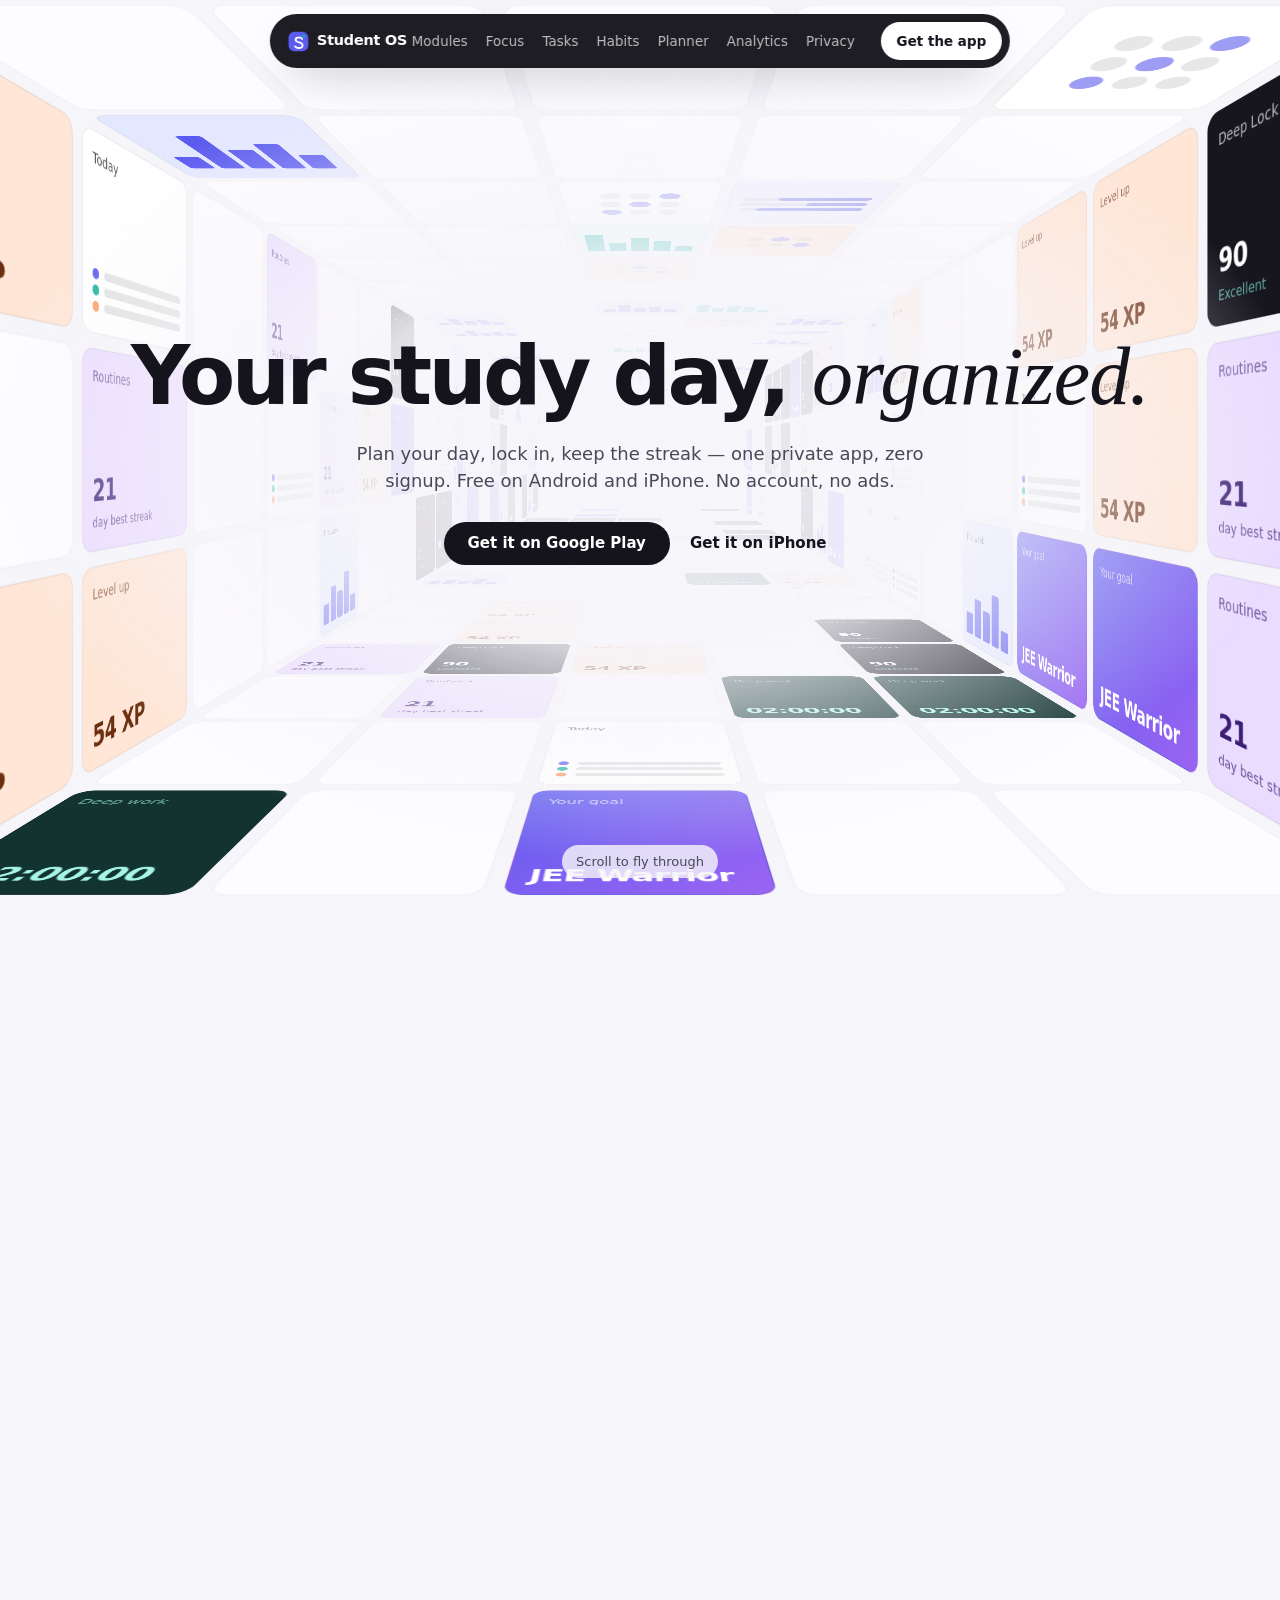
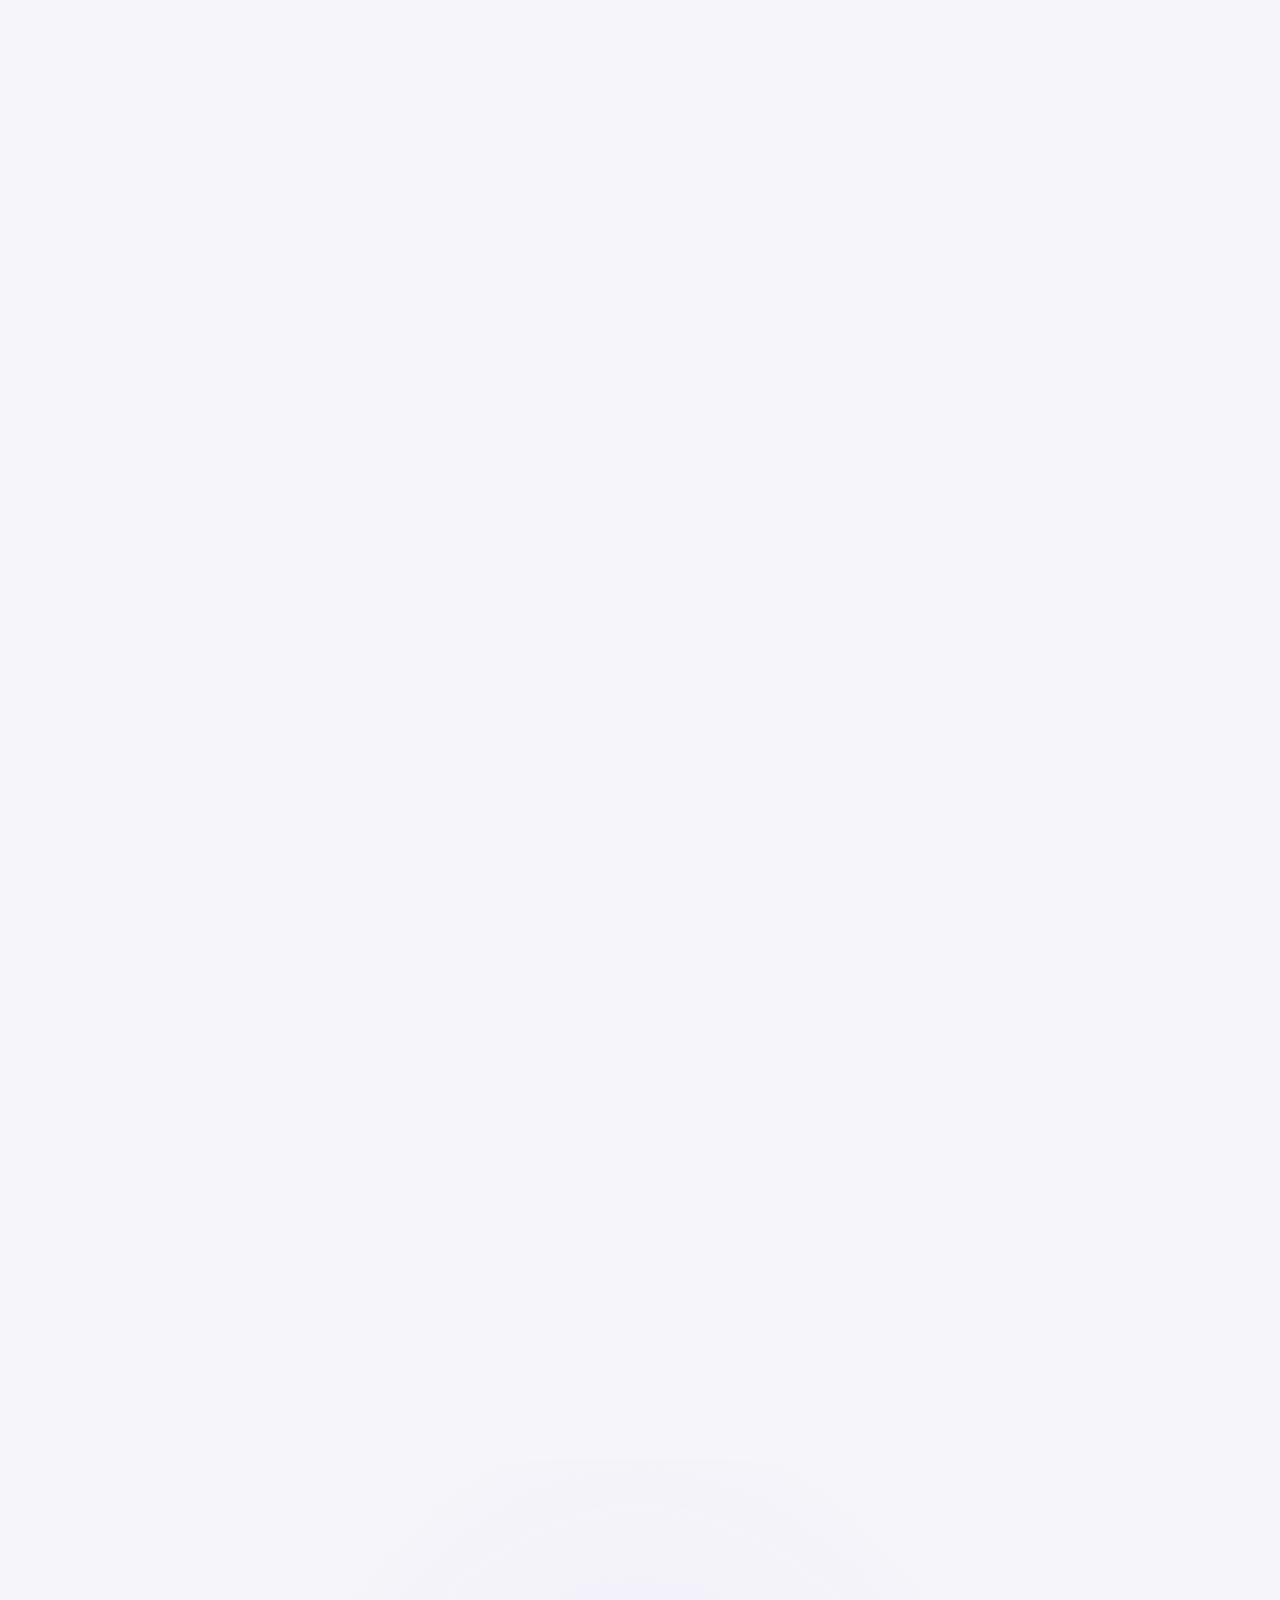
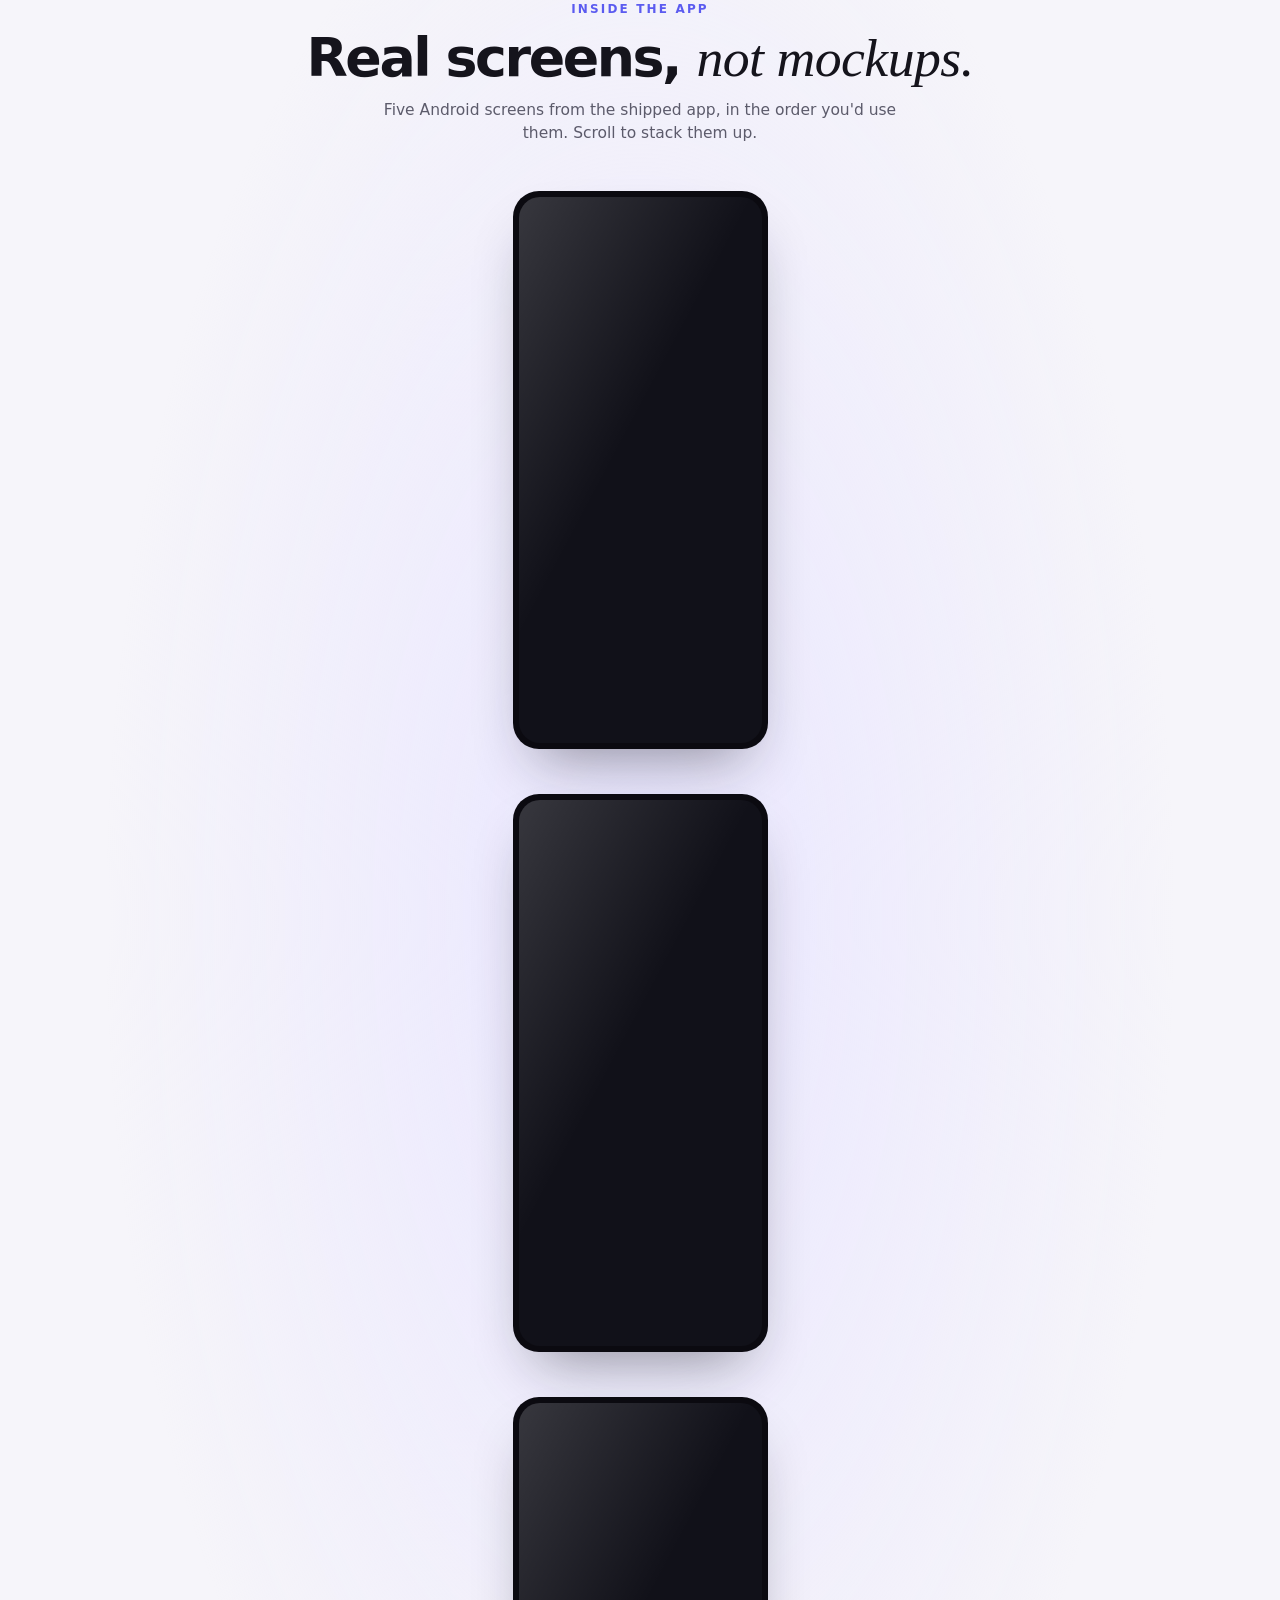
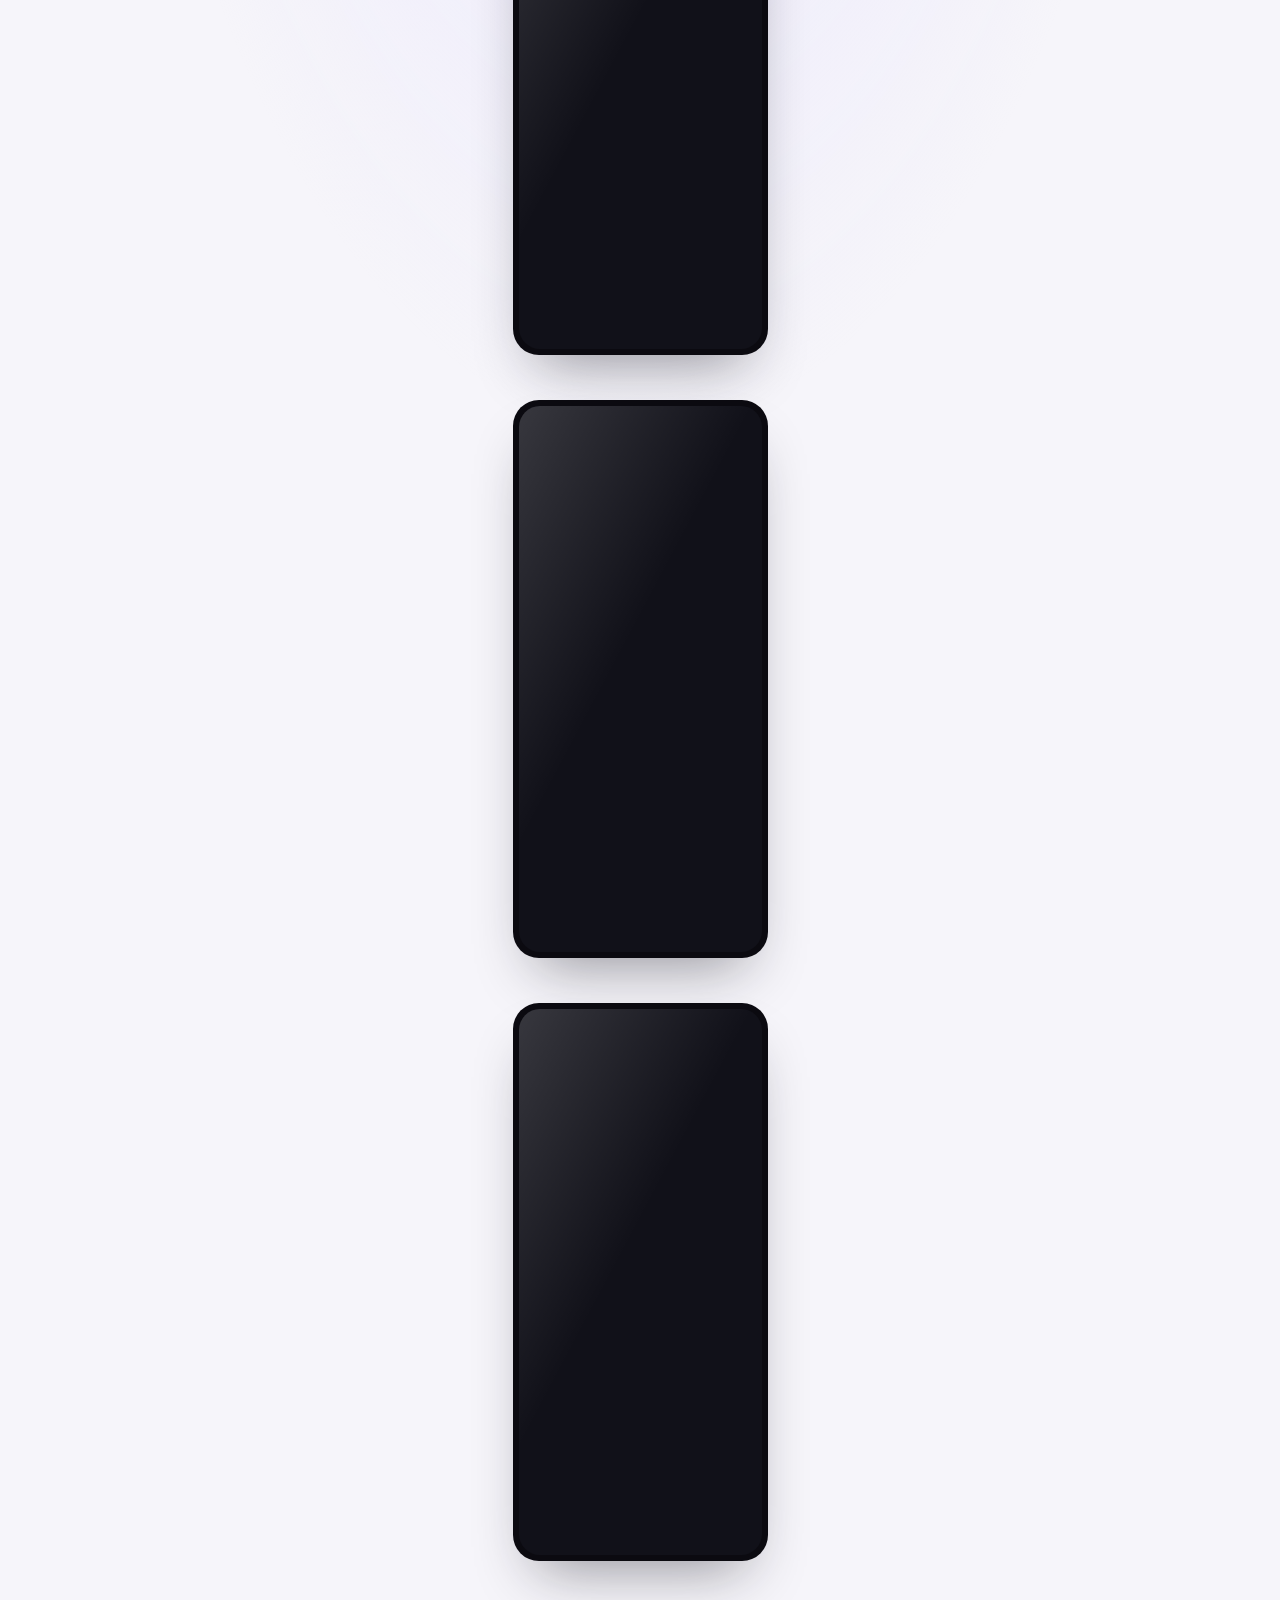
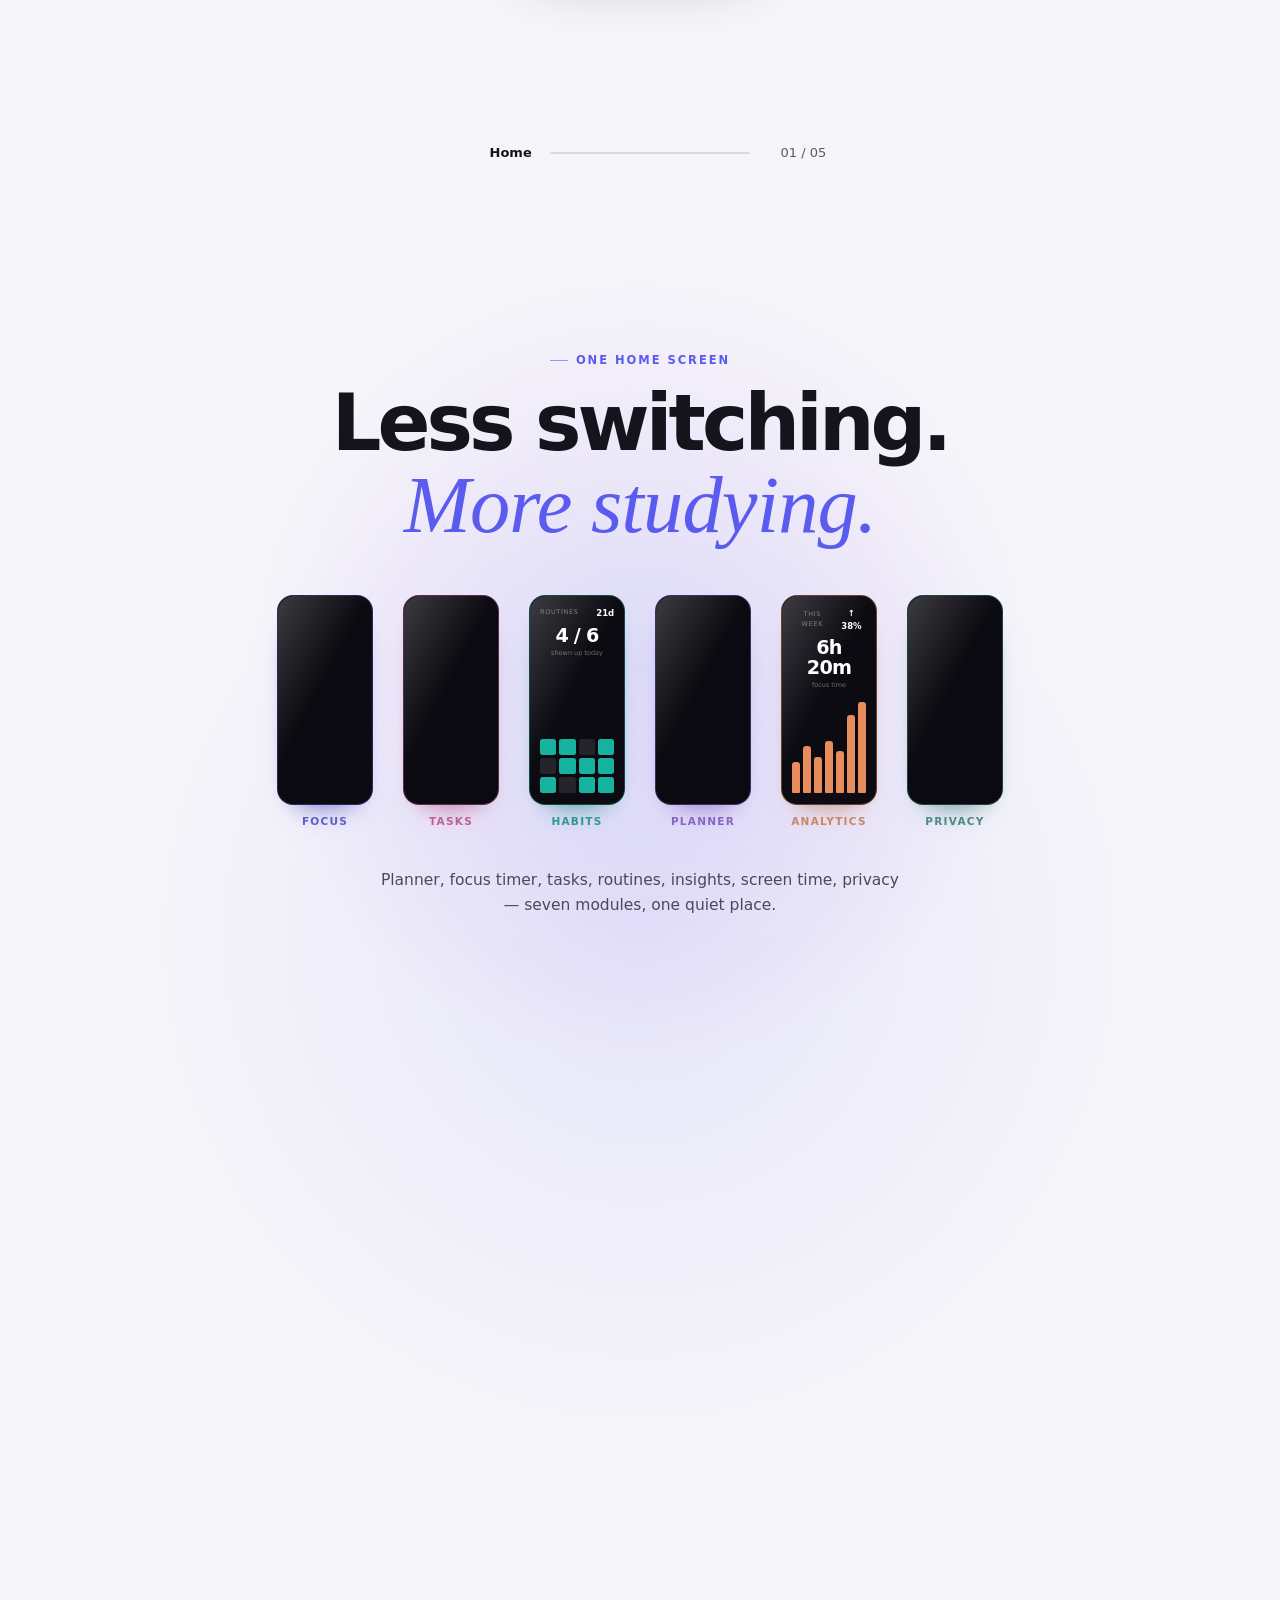
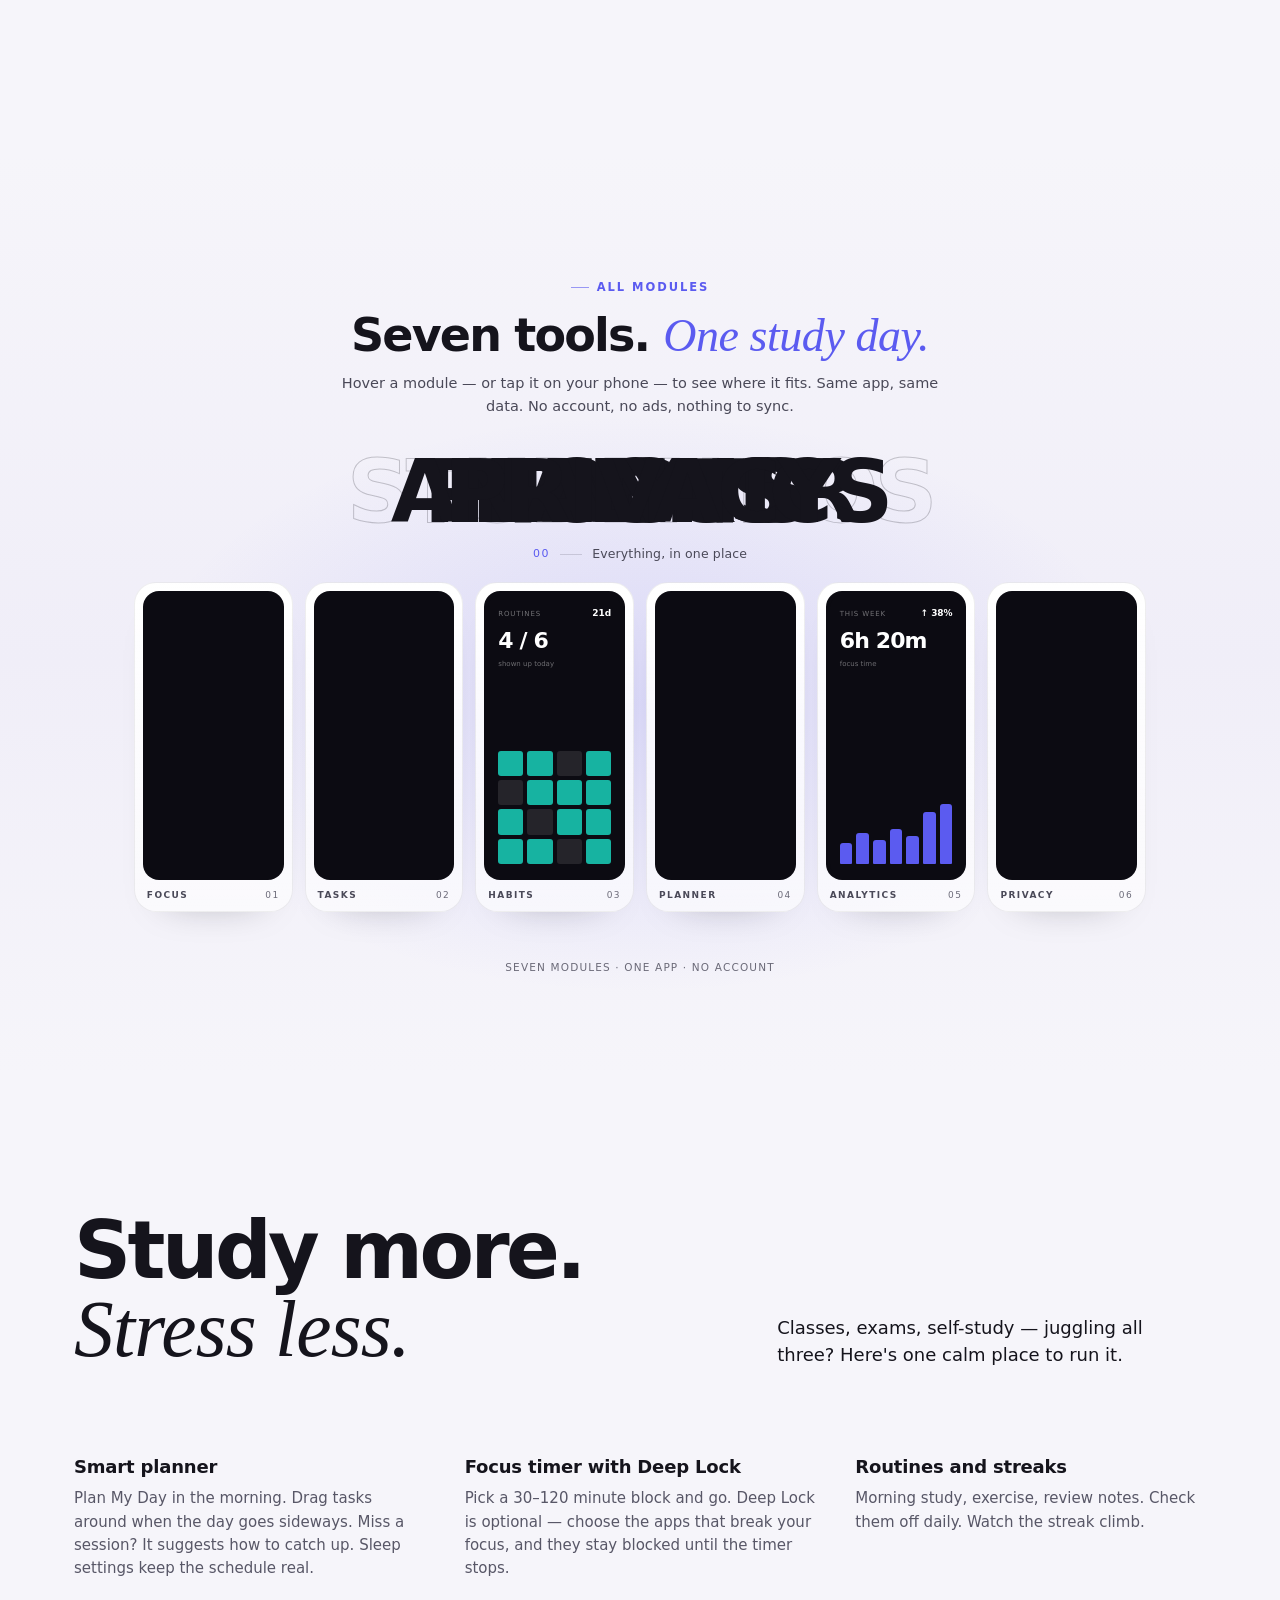
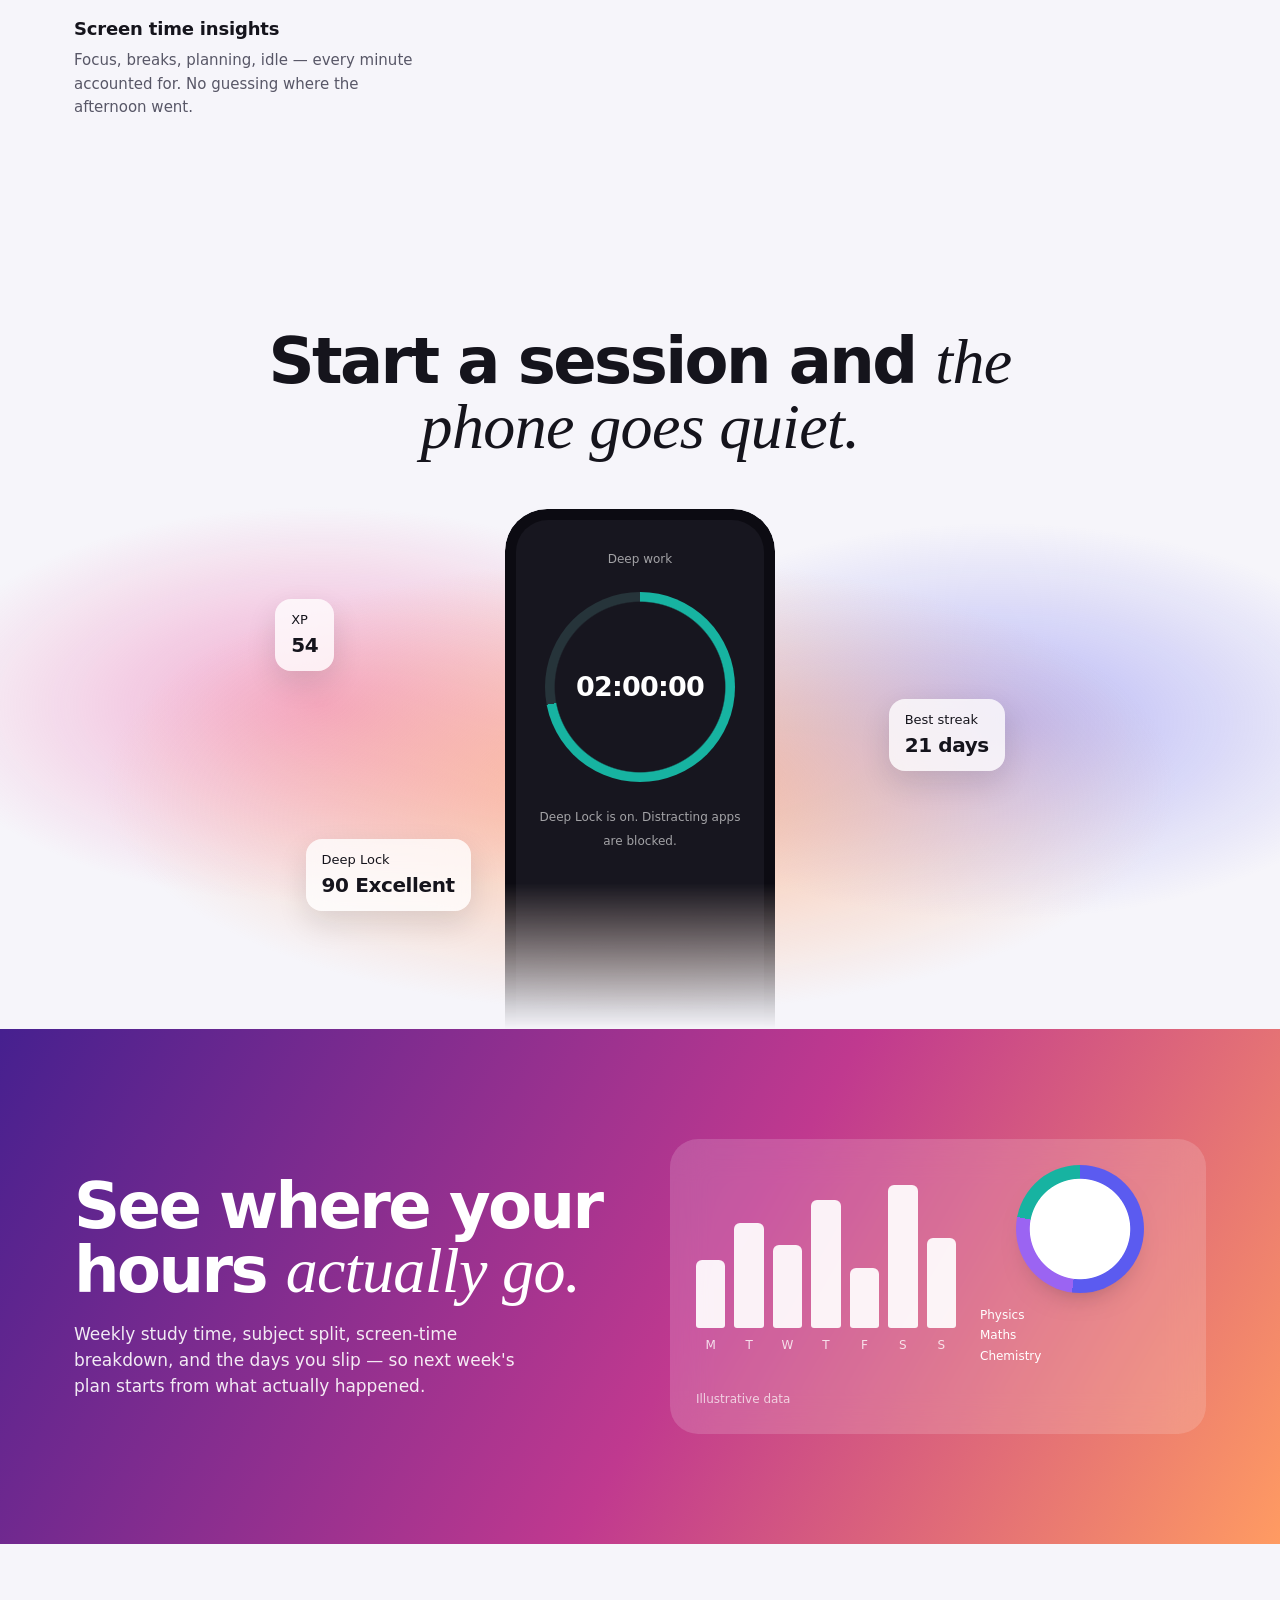
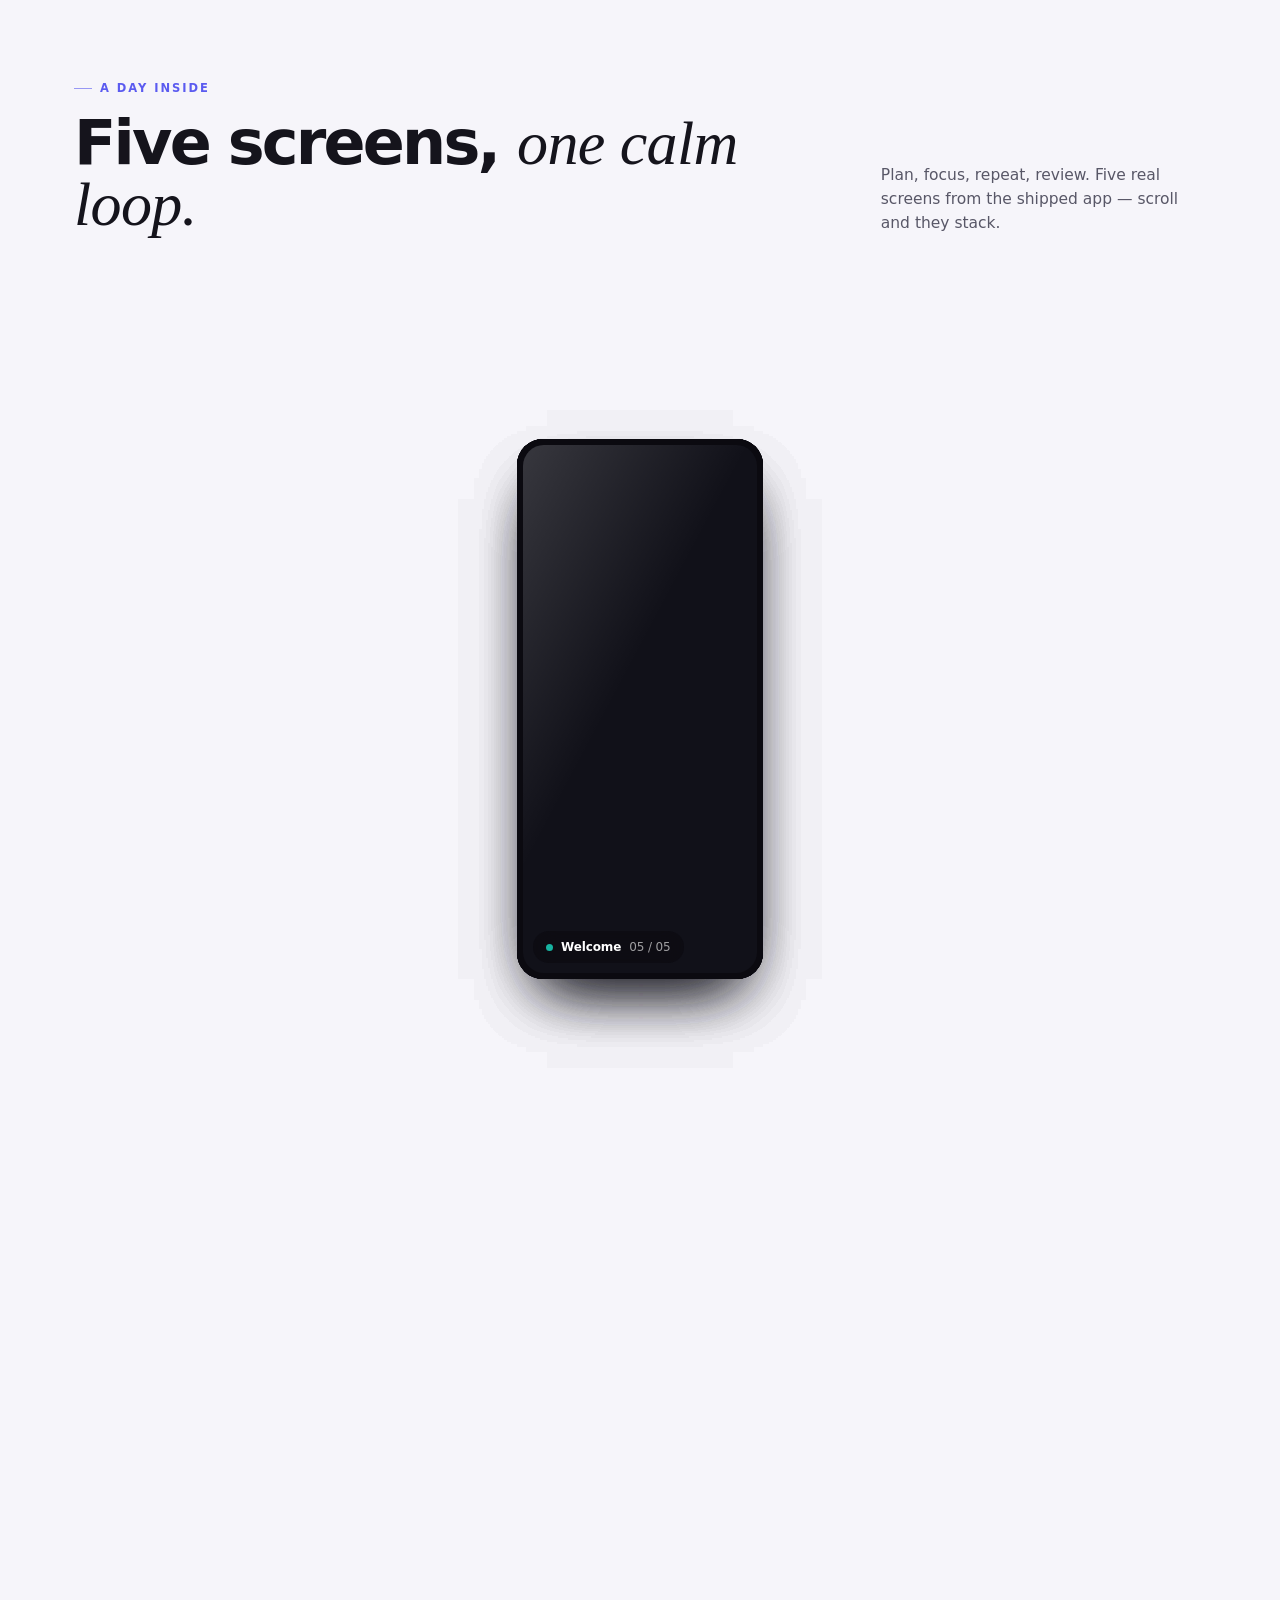
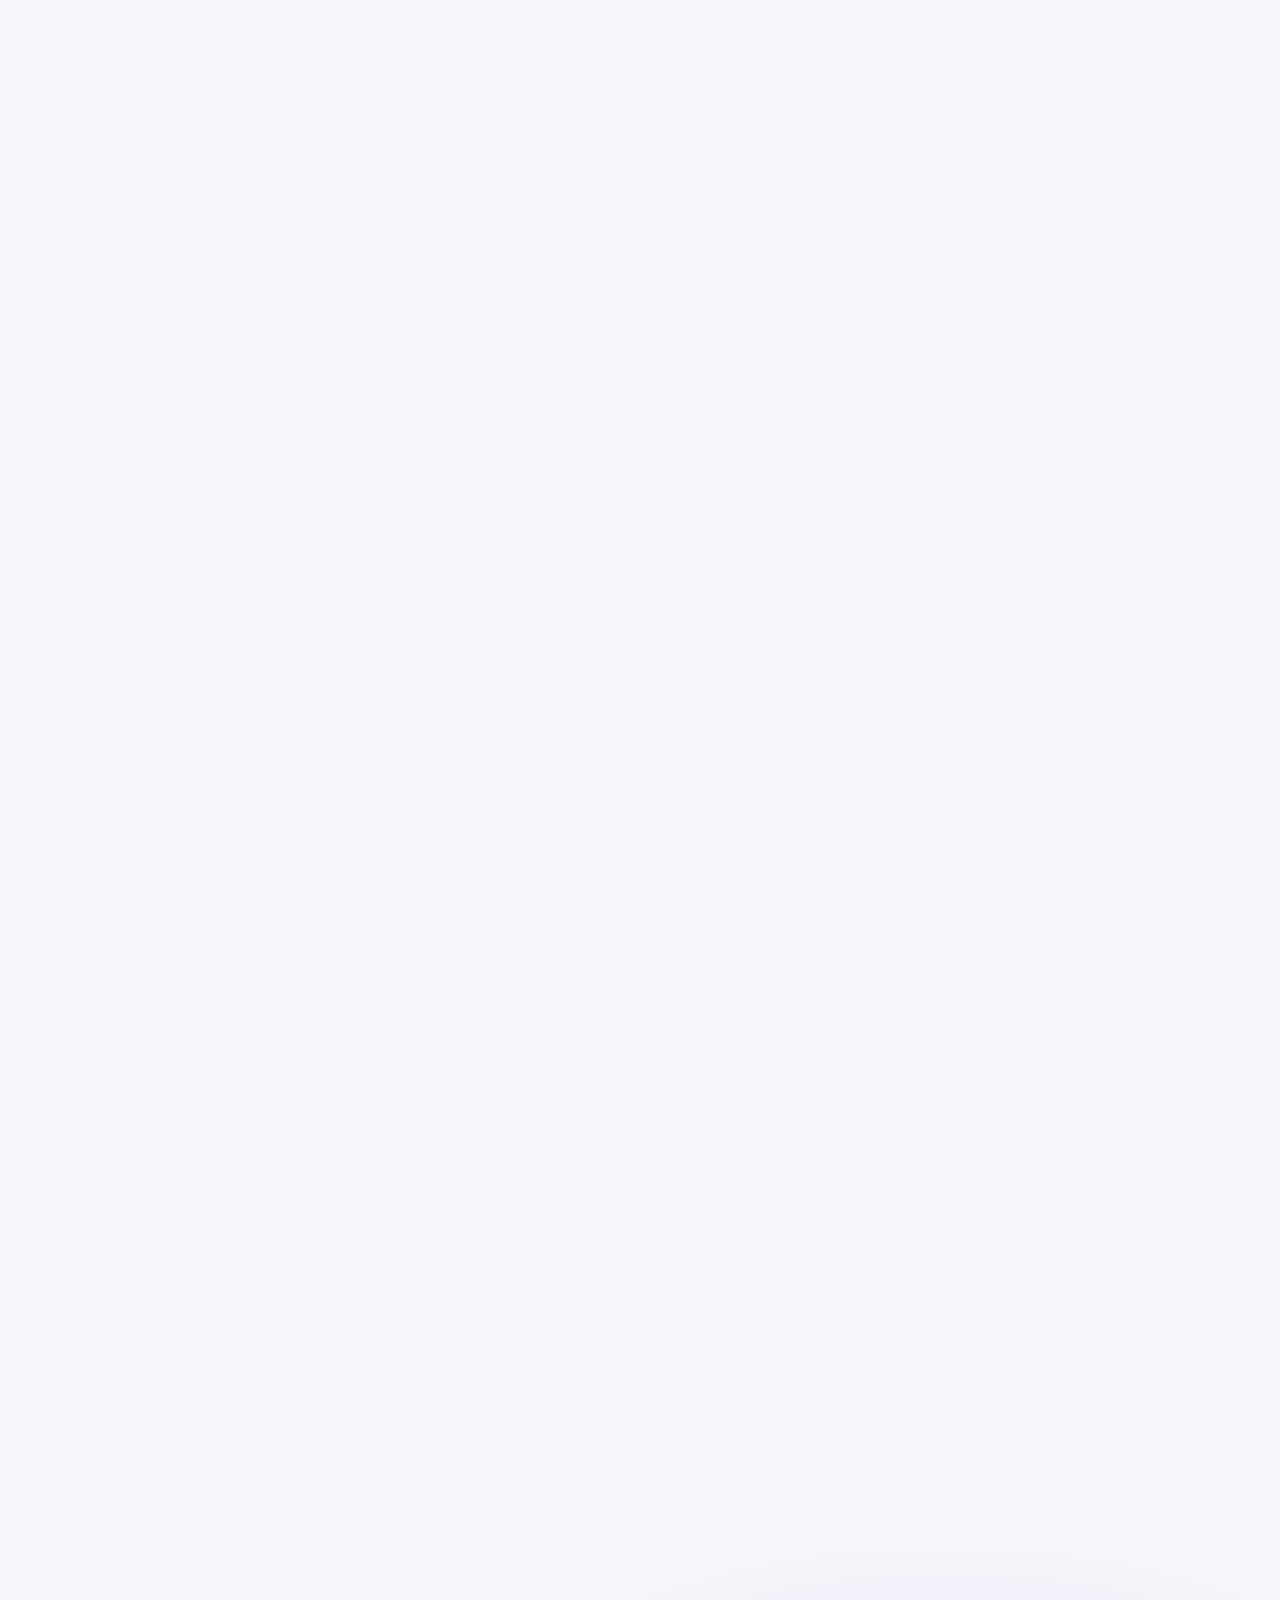
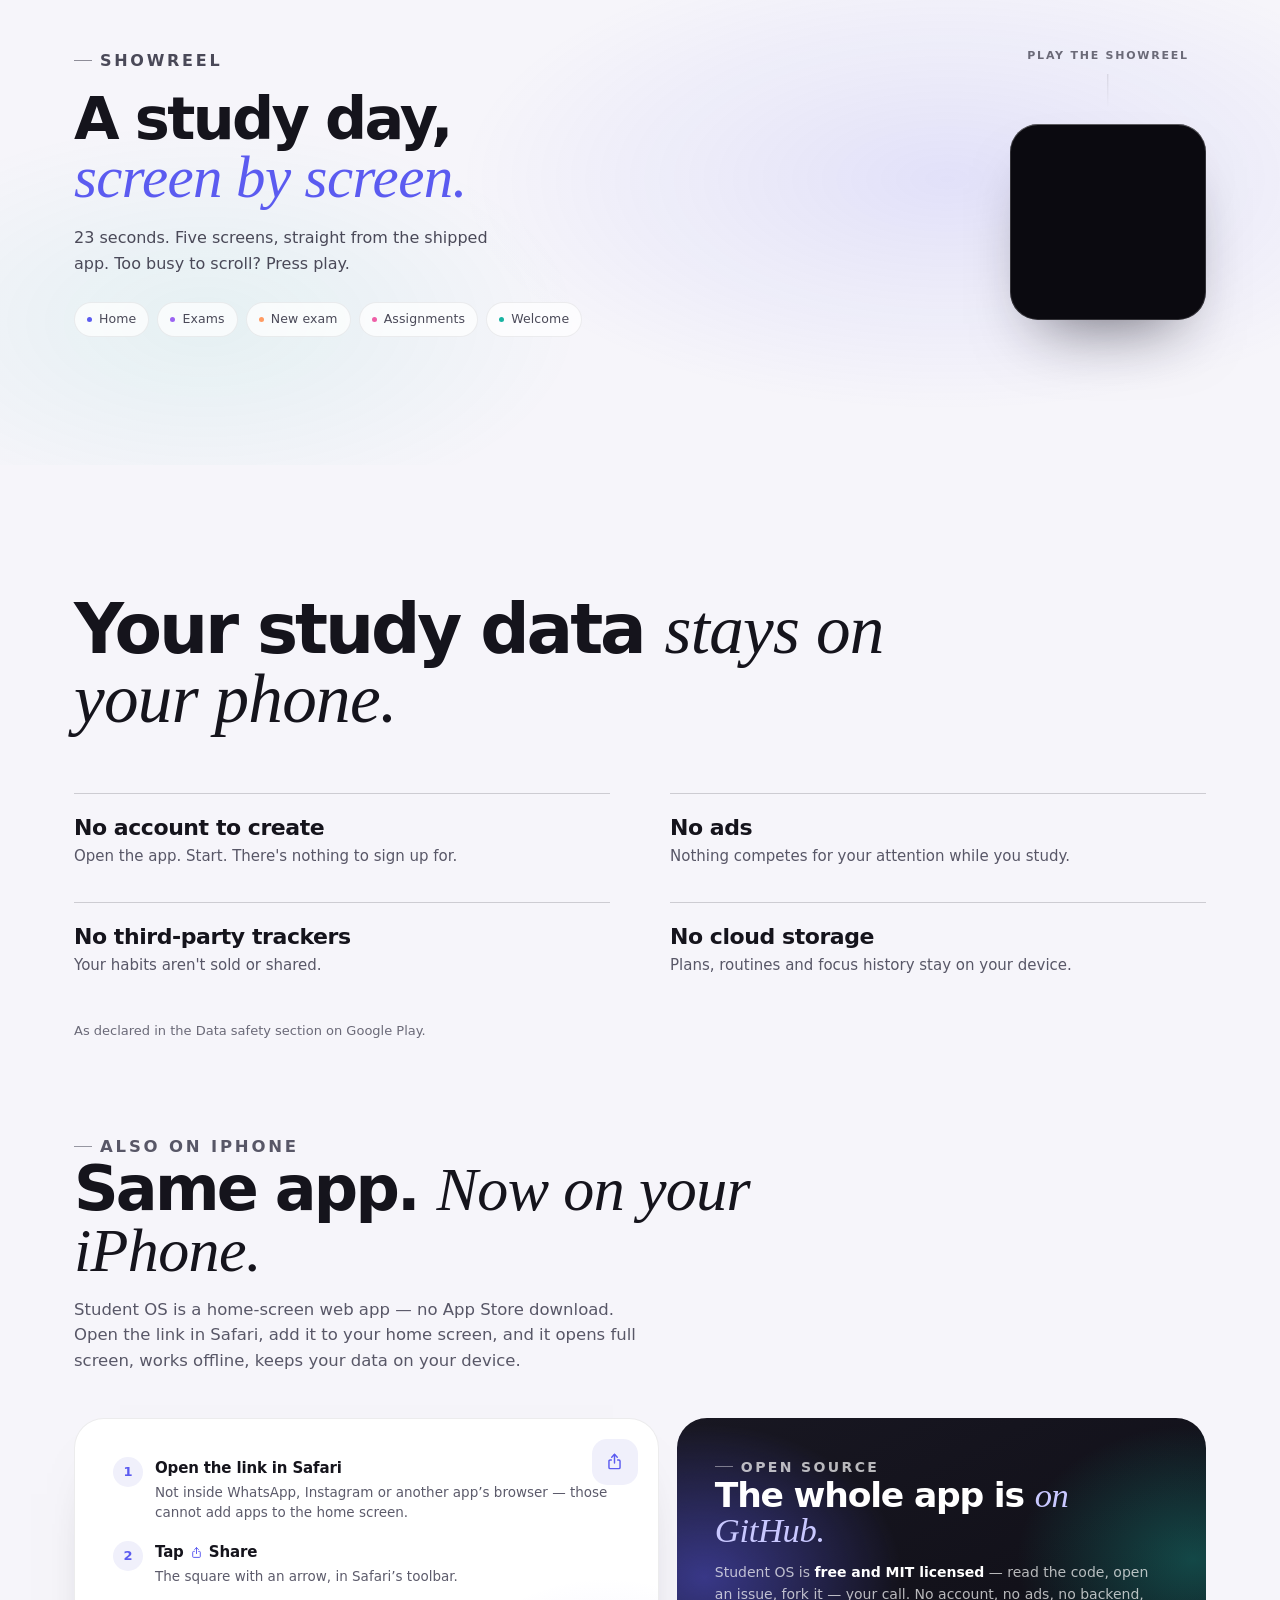
<file: index.html>
<!DOCTYPE html>
<html lang="en" class="no-js">
<head>
<meta charset="utf-8">
<meta name="viewport" content="width=device-width, initial-scale=1, viewport-fit=cover">
<title>Student OS: your study day, organized</title>
<meta name="description" content="Plan the day, lock in your focus and keep your streak. Student OS is a free private study app for Android and iPhone with a planner, focus timer, tasks, habits and insights. No account, no ads.">
<meta name="theme-color" content="#f6f5fa">
<meta property="og:title" content="Student OS — your study day, organized">
<meta property="og:description" content="Plan the day, lock in your focus and keep your streak. Free on Android and iPhone, no account, no ads, open source.">
<meta property="og:type" content="website">
<meta property="og:image" content="assets/gallery/og.png">
<meta name="twitter:card" content="summary_large_image">
<link rel="icon" href="assets/icon.svg" type="image/svg+xml">
<link rel="preconnect" href="https://fonts.googleapis.com">
<link rel="preconnect" href="https://fonts.gstatic.com" crossorigin>
<link href="https://fonts.googleapis.com/css2?family=Instrument+Sans:wght@400;500;600;700&family=Instrument+Serif:ital@0;1&display=swap" rel="stylesheet">
<style>
:root{--ink:#15141c;--paper:#f6f5fa;--indigo:#5b5bf0;--teal:#17b3a1;--violet:#9b64f2;--amber:#ff9b62;--rose:#ee5fa7;color-scheme:light}
*{box-sizing:border-box}
html{scroll-behavior:smooth}
body{margin:0;background:var(--paper);color:var(--ink);font-family:'Instrument Sans',system-ui,sans-serif;-webkit-font-smoothing:antialiased;padding-top:env(safe-area-inset-top,0px)}
a{color:inherit}
:focus-visible{outline:3px solid var(--indigo);outline-offset:3px}
.serif{font-family:'Instrument Serif',Georgia,serif;font-style:italic;font-weight:400;letter-spacing:-.01em}
.btn{display:inline-flex;align-items:center;gap:8px;padding:14px 24px;border-radius:99px;background:var(--ink);color:#fff;text-decoration:none;font-weight:600;font-size:15px}
.btn.ghost{background:transparent;color:var(--ink);padding:14px 10px}

/* nav */
.nav{position:fixed;top:calc(14px + env(safe-area-inset-top,0px));left:50%;transform:translateX(-50%);z-index:50;display:flex;align-items:center;gap:36px;background:var(--ink);color:#fff;padding:8px 8px 8px 20px;border-radius:99px;font-size:14px;white-space:nowrap}
.nav b{font-weight:700;letter-spacing:-.02em}
.nav a.go{background:#fff;color:var(--ink);padding:9px 16px;border-radius:99px;text-decoration:none;font-weight:600}

/* hero tunnel */
.hero{min-height:340vh;height:340vh;height:340svh;position:relative}
.sticky{position:sticky;top:0;height:100vh;height:100svh;overflow:hidden;background:var(--paper)}
.cam{position:absolute;inset:0;perspective:900px}
.stage{position:absolute;left:50%;top:50%;width:0;height:0;transform-style:preserve-3d}
.tunnel{position:absolute;left:0;top:0;transform-style:preserve-3d}
.wall{position:absolute;display:flex;flex-wrap:wrap;align-content:flex-start;background-image:url("data:image/svg+xml,%3Csvg%20xmlns='http://www.w3.org/2000/svg'%20width='200'%20height='200'%3E%3Crect%20x='7'%20y='7'%20width='186'%20height='186'%20rx='14'%20fill='%23fff'%20fill-opacity='.7'%20stroke='%2314131c'%20stroke-opacity='.045'/%3E%3C/svg%3E")}
.t{width:200px;height:200px;padding:7px}
.e{width:100%;height:100%;border-radius:14px}
.c{width:100%;height:100%;border-radius:14px;padding:14px;display:flex;flex-direction:column;justify-content:space-between;border:1px solid rgba(20,19,28,.07)}
.c small{font-size:14px;opacity:.7}
.c b{font-size:28px;font-weight:600;letter-spacing:-.03em;line-height:1}
.c i{font-style:normal;font-size:13px;opacity:.75}
.c .r{display:flex;align-items:center;gap:8px;margin:5px 0}
.c .r span{width:10px;height:10px;border-radius:50%}
.c .r em{flex:1;height:8px;border-radius:4px;background:rgba(20,19,28,.12)}
.c .bars{display:flex;align-items:flex-end;gap:7px;height:80px}
.c .bars span{flex:1;border-radius:4px;background:var(--indigo)}
.c.amb{justify-content:center;align-items:stretch}
.c.amb .bars{height:110px}
.c .dots{display:grid;grid-template-columns:repeat(3,1fr);gap:10px;width:96px;margin:auto}
.c .dots span{aspect-ratio:1;border-radius:50%;background:rgba(20,19,28,.1)}
.c .dots span.on{background:var(--indigo);opacity:.6}
.c .rows{display:flex;flex-direction:column;gap:11px;width:100%;margin:auto}
.c .rows span{height:12px;border-radius:6px;background:rgba(20,19,28,.08);position:relative;overflow:hidden}
.c .rows span::after{content:'';position:absolute;inset:0 auto 0 0;width:var(--w,60%);border-radius:6px;background:var(--indigo);opacity:.65}
.fog{position:absolute;inset:0;pointer-events:none;background:radial-gradient(ellipse 52% 46% at 50% 50%,rgba(246,245,250,.97) 0,rgba(246,245,250,.9) 45%,rgba(246,245,250,0) 100%)}
.copy{position:absolute;left:0;right:0;top:50%;transform:translateY(-50%);text-align:center;padding:0 24px;z-index:5}
.copy h1,.copy h2{margin:0 auto;font-weight:600;letter-spacing:-.045em;line-height:1;font-size:clamp(38px,6.4vw,84px);max-width:13em}
.copy p{margin:22px auto 28px;max-width:34em;font-size:clamp(15px,1.7vw,18px);line-height:1.5;color:#4a4958}
.copy .row{display:flex;justify-content:center;gap:10px;flex-wrap:wrap}
#c2{opacity:0}
.hint{position:absolute;bottom:calc(22px + env(safe-area-inset-bottom,0px));left:50%;transform:translateX(-50%);font-size:13px;color:#4a4958;background:rgba(246,245,250,.82);padding:7px 14px;border-radius:99px;pointer-events:none;white-space:nowrap;z-index:5}

/* Mobile hero - flat card field (no 3D layers) */
@media (max-width:820px), (pointer:coarse){
  .hero{min-height:260vh;height:260vh;height:260svh}
  .cam{perspective:none}
  .mhero{position:absolute;inset:0;will-change:transform}
  .flatcard{position:absolute;width:clamp(104px,30vw,152px);aspect-ratio:1;transform:translate(-50%,-50%) rotate(var(--r,0deg))}
  .flatcard .t{width:100%;height:100%;padding:0}
  .flatcard .c{border:0;padding:8px;border-radius:11px}
  .flatcard .c .bars{height:34px;gap:4px}
  .flatcard .c.amb .bars{height:42px}
  .flatcard .c .dots{width:46px;gap:4px}
  .flatcard .c .rows span{height:6px}
  .flatcard .c small{font-size:9px}
  .flatcard .c b{font-size:17px}
  .flatcard .c i{font-size:9px}
  .cam .fog{background:radial-gradient(ellipse 66% 54% at 50% 50%,rgba(246,245,250,.99) 0,rgba(246,245,250,.95) 52%,rgba(246,245,250,0) 100%)}
}

/* stacked gallery */
.gal{position:relative;padding:clamp(90px,11vw,140px) 0 0;background:radial-gradient(58% 44% at 50% 30%,#e9e6ff 0,rgba(246,245,250,0) 72%)}
.gal-head{text-align:center;max-width:820px;margin:0 auto;padding:0 24px}
.gal-eyebrow{display:block;font-size:12px;font-weight:600;letter-spacing:.18em;text-transform:uppercase;color:var(--indigo);margin-bottom:14px}
.gal-head h2{margin:0;font-size:clamp(30px,4.2vw,56px);line-height:.98;letter-spacing:-.045em;font-weight:600}
.gal-head p{margin:14px auto 0;max-width:34em;font-size:15.5px;line-height:1.5;color:#5c5b6b}
.gal-stack{position:relative;display:flex;flex-direction:column;align-items:center;margin-top:clamp(28px,5vw,46px);padding:0 24px 24vh}
.gcard{position:sticky;top:calc(88px + env(safe-area-inset-top,0px));z-index:calc(var(--i,0) + 1);flex:0 0 auto;height:min(62svh,560px);width:auto;aspect-ratio:534/1170;margin:0 0 clamp(16px,3vh,30px);padding:6px;border-radius:26px;background:#0b0a10;transform-origin:50% 0;box-shadow:0 30px 60px -24px rgba(20,19,28,.45);will-change:transform;user-select:none;-webkit-user-select:none}
.gcard:last-child{margin-bottom:0}
.gcard img{display:block;width:100%;height:100%;object-fit:cover;border-radius:21px;background:#111119;-webkit-user-drag:none;pointer-events:none;decoding:async}
.gcard::after{content:'';position:absolute;inset:6px;border-radius:21px;background:linear-gradient(118deg,rgba(255,255,255,.16),rgba(255,255,255,0) 44%);pointer-events:none}
.gal-foot{display:flex;align-items:center;justify-content:center;gap:18px;margin-top:clamp(26px,4vw,38px);padding:0 24px 18px;font-size:13px;color:#5c5b6b}
.gal-foot b{color:var(--ink);font-weight:600;min-width:6em;text-align:right}
.gal-count{font-variant-numeric:tabular-nums;min-width:4.5em;text-align:right}
.gal-rail{width:min(200px,30vw);height:2px;background:rgba(20,19,28,.12);position:relative;overflow:hidden;border-radius:2px}
.gal-rail i{position:absolute;inset:0 auto 0 0;width:0;background:var(--ink);border-radius:2px}

/* 120hz: when the browser supports scroll-driven animations the card scales
   run on the compositor (zero main-thread work per frame). The inline JS only
   feeds caption/rail/glow and serves as the fallback elsewhere. */
.gal-stack::before{content:'';position:absolute;top:4%;left:50%;width:min(760px,90vw);aspect-ratio:1;transform:translateX(-50%);border-radius:50%;background:radial-gradient(50% 50% at 50% 50%,rgba(91,91,240,.22),rgba(155,100,242,.09) 46%,transparent 70%);opacity:calc(var(--p,0)*.9);pointer-events:none;z-index:0}
.gal-stack.sda .gcard{animation-duration:1ms;animation-timing-function:linear;animation-fill-mode:both;animation-timeline:scroll(root)}
.gal-stack.sda .gcard:nth-child(1){animation-name:gs0}
.gal-stack.sda .gcard:nth-child(2){animation-name:gs1}
.gal-stack.sda .gcard:nth-child(3){animation-name:gs2}
.gal-stack.sda .gcard:nth-child(4){animation-name:gs3}
.gal-stack.sda .gcard:nth-child(5){animation-name:gs4}
@keyframes gs0{from{transform:translateY(0) scale(1)}to{transform:translateY(0) scale(.72)}}
@keyframes gs1{from{transform:translateY(18px) scale(1)}to{transform:translateY(18px) scale(.79)}}
@keyframes gs2{from{transform:translateY(36px) scale(1)}to{transform:translateY(36px) scale(.86)}}
@keyframes gs3{from{transform:translateY(54px) scale(1)}to{transform:translateY(54px) scale(.93)}}
@keyframes gs4{from{transform:translateY(72px) scale(1)}to{transform:translateY(72px) scale(1)}}

/* small screens: slightly smaller stack so the whole card clears the nav */
@media (max-width:820px), (pointer:coarse){
  .gal-stack{padding-bottom:18vh}
  .gcard{height:min(58svh,500px);margin-bottom:clamp(14px,2.6vh,24px);border-radius:22px}
  .gcard img{border-radius:17px}
  .gcard::after{inset:6px;border-radius:17px}
  .gal-foot{justify-content:center}
}
@media (max-width:380px){
  .gal-head p{display:none}
}

/* assembly (skiper31) — one scroll-driven build, transform only */
.asm{position:relative;height:175vh;height:175svh;background:radial-gradient(56% 46% at 50% 48%,rgba(91,91,240,.1),rgba(246,245,250,0) 70%),var(--paper)}
.asm-pin{position:sticky;top:0;height:100vh;height:100svh;display:grid;place-items:center;overflow:hidden;--k:0}
.asm-pin::before{content:'';position:absolute;left:50%;top:54%;width:min(820px,110vw);aspect-ratio:1;transform:translate(-50%,-50%);border-radius:50%;background:radial-gradient(circle,rgba(91,91,240,.13),rgba(155,100,242,.07) 42%,transparent 68%);pointer-events:none}
.asm-inner{position:relative;z-index:2;width:100%;max-width:1080px;padding:0 24px;text-align:center}
.asm-eyebrow{margin-bottom:clamp(14px,2vw,22px);opacity:calc((1 - var(--k)) * 1.7);will-change:opacity}
.asm-title{margin:0 auto;font-size:clamp(34px,6.1vw,82px);line-height:.98;letter-spacing:-.05em;font-weight:600}
.asm-line{display:block;white-space:nowrap;perspective:600px;transform-style:preserve-3d}
.asm-line.serif{font-size:1.03em;line-height:1;color:var(--indigo);margin-top:.04em}
.asm-char{display:inline-block;transform-origin:50% 50%;transform:translate3d(calc(var(--dx) * var(--k)),0,0) rotateX(calc(var(--rx) * var(--k)));backface-visibility:hidden}
.asm-tools{list-style:none;display:flex;align-items:flex-start;justify-content:center;gap:clamp(12px,2.6vw,30px);margin:clamp(30px,4.4vw,50px) auto 0;padding:0;perspective:800px}
.asm-tool{display:flex;flex-direction:column;align-items:center;gap:9px;transform-origin:50% 50%;transform:translate3d(calc(var(--dx) * var(--k)),calc(var(--dy) * var(--k)),0) rotate(calc(var(--rot) * var(--k))) scale(calc(1 - var(--k) * .2))}
.asm-pin.is-live .asm-char,.asm-pin.is-live .asm-tool{will-change:transform}
.asm-shot{position:relative;display:block;width:clamp(34px,10.5vw,96px);aspect-ratio:534/1170;border-radius:clamp(8px,1.6vw,16px);overflow:hidden;background:#0b0a10;border:1px solid color-mix(in srgb,var(--c) 38%,transparent);box-shadow:0 20px 32px -24px color-mix(in srgb,var(--c) 80%,transparent),0 12px 26px -20px rgba(20,19,28,.55)}
.asm-shot img{display:block;width:100%;height:100%;object-fit:cover;-webkit-user-drag:none;pointer-events:none;decoding:async}
.asm-shot::after{content:'';position:absolute;inset:0;border-radius:inherit;background:linear-gradient(118deg,rgba(255,255,255,.2),rgba(255,255,255,0) 45%);pointer-events:none}
.asm-shot--mini{display:flex;flex-direction:column;gap:4px;padding:clamp(6px,1vw,11px) clamp(5px,.9vw,10px);background:#0c0b12;color:#fff}
.asm-shot--mini::before{display:none}
.asm-shot--mini .m-top{display:flex;align-items:center;justify-content:space-between;gap:4px;font-size:6.5px;letter-spacing:.1em;text-transform:uppercase;color:rgba(255,255,255,.42)}
.asm-shot--mini .m-top b{font-size:8.5px;color:#fff;letter-spacing:-.01em;text-transform:none}
.asm-shot--mini .m-big{font-size:clamp(12px,1.5vw,21px);font-weight:600;letter-spacing:-.04em;line-height:1;margin-top:2px}
.asm-shot--mini .m-sub{font-size:6.5px;color:rgba(255,255,255,.4)}
.asm-shot--mini .m-grid{display:grid;grid-template-columns:repeat(4,1fr);gap:3px;margin-top:auto}
.asm-shot--mini .m-grid i{aspect-ratio:1;border-radius:2.5px;background:rgba(255,255,255,.1)}
.asm-shot--mini .m-grid i.on{background:var(--c)}
.asm-shot--mini .m-bars{display:flex;align-items:flex-end;gap:3px;height:52%;margin-top:auto;padding-top:6px}
.asm-shot--mini .m-bars i{flex:1;border-radius:3px 3px 1px 1px;background:var(--c);opacity:.9}
.asm-name{font-size:10.5px;font-weight:600;letter-spacing:.12em;text-transform:uppercase;color:color-mix(in srgb,var(--c) 62%,#6b6a78);opacity:calc((1 - var(--k)) * 1.8)}
.asm-copy{max-width:34em;margin:clamp(24px,3.6vw,38px) auto 0;font-size:15.5px;line-height:1.6;color:var(--ink-soft);opacity:calc((1 - var(--k)) * 1.7)}
.asm-copy b{color:var(--ink);font-weight:600}
@media (max-width:640px){
  .asm{height:155vh;height:155svh}
  .asm-inner{padding:0 20px}
  .asm-shot{border-radius:8px}
  .asm-shot--mini{padding:6px 5px;gap:3px}
  .asm-shot--mini .m-top,.asm-shot--mini .m-sub{display:none}
  .asm-shot--mini .m-big{font-size:11px;margin-top:0}
  .asm-shot--mini .m-grid{gap:2.5px}
  .asm-shot--mini .m-grid i{border-radius:2px}
  .asm-tools{gap:8px}
  .asm-name{position:absolute;width:1px;height:1px;overflow:hidden;clip:rect(0 0 0 0);white-space:nowrap}
  .asm-copy{font-size:14px;max-width:30em}
}
@media (prefers-reduced-motion:reduce){
  .asm-char,.asm-tool{will-change:auto}
}

/* editorial */
.wrap{max-width:1180px;margin:0 auto;padding:0 24px}
.ed{padding:140px 0 100px}
.ed .top{display:grid;grid-template-columns:1.5fr 1fr;gap:60px;align-items:end}
.ed h2{margin:0;font-size:clamp(40px,6.2vw,88px);line-height:.98;letter-spacing:-.045em;font-weight:600}
.ed .top p{font-size:18px;line-height:1.5;margin:0;max-width:22em}
.feat{display:grid;grid-template-columns:repeat(3,1fr);gap:40px;margin-top:90px}
.feat h3{margin:0 0 10px;font-size:18px;letter-spacing:-.01em}
.feat p{margin:0;color:#585767;line-height:1.55;font-size:15px}

.aur{position:relative;overflow:hidden;text-align:center;padding:110px 20px 0;background:radial-gradient(60% 40% at 50% 70%,rgba(255,155,98,.6),transparent 70%),radial-gradient(45% 35% at 25% 60%,rgba(238,95,167,.5),transparent 70%),radial-gradient(45% 35% at 78% 62%,rgba(91,91,240,.4),transparent 70%)}
.aur h2{margin:0 auto;font-size:clamp(34px,5vw,64px);letter-spacing:-.04em;line-height:1;font-weight:600;max-width:12em}
.stagebox{position:relative;max-width:760px;margin:50px auto 0}
.ph{width:270px;height:520px;margin:0 auto;border-radius:42px 42px 0 0;background:#0c0b12;padding:11px 11px 0;-webkit-mask-image:linear-gradient(#000 72%,transparent);mask-image:linear-gradient(#000 72%,transparent)}
.scr{height:100%;border-radius:32px 32px 0 0;background:#17161f;color:#fff;padding:26px 18px;text-align:center}
.scr small{opacity:.6;font-size:12px}
.ring{width:190px;height:190px;border-radius:50%;margin:22px auto;display:grid;place-items:center;background:radial-gradient(circle,#17161f 0 63%,transparent 64%),conic-gradient(var(--teal) 0 72%,#26343a 0)}
.ring b{font-size:27px;letter-spacing:-.03em}
.chip{position:absolute;background:rgba(255,255,255,.78);backdrop-filter:blur(14px);-webkit-backdrop-filter:blur(14px);border-radius:16px;padding:11px 16px;text-align:left;font-size:13px;box-shadow:0 12px 30px rgba(20,19,28,.12)}
.chip b{display:block;font-size:20px;letter-spacing:-.02em}

.band{background:linear-gradient(120deg,#46208f,#c0398f 55%,#ff9b62);color:#fff;padding:110px 0}
.band .g{display:grid;grid-template-columns:1fr 1fr;gap:60px;align-items:center}
.band h2{margin:0 0 18px;font-size:clamp(36px,5vw,68px);line-height:1;letter-spacing:-.04em;font-weight:600}
.band p{margin:0;font-size:17px;line-height:1.55;max-width:26em;opacity:.9}
.glass{background:rgba(255,255,255,.16);backdrop-filter:blur(18px);-webkit-backdrop-filter:blur(18px);border-radius:28px;padding:26px;display:grid;grid-template-columns:1.3fr 1fr;gap:24px;align-items:center}
.wk{display:flex;align-items:flex-end;gap:9px;height:150px}
.wk span{flex:1;border-radius:6px 6px 3px 3px;background:#fff;opacity:.92}
.wkl{display:flex;gap:9px;margin-top:8px;font-size:12px;opacity:.8}.wkl span{flex:1;text-align:center}
.donut{width:130px;height:130px;border-radius:50%;margin:0 auto;background:radial-gradient(circle,#8a2f9a 0 52%,transparent 53%),conic-gradient(#fff 0 40%,#ffd0a8 0 68%,#7fe3d6 0 100%)}
.lg{font-size:12px;margin-top:12px;line-height:1.7}
.note{grid-column:1/-1;font-size:12px;opacity:.7}

.priv{padding:130px 0 90px}
.priv h2{margin:0 0 60px;font-size:clamp(36px,5.4vw,76px);line-height:1;letter-spacing:-.045em;font-weight:600;max-width:12em}
.pl{display:grid;grid-template-columns:1fr 1fr;column-gap:60px}
.pl div{border-top:1px solid rgba(20,19,28,.18);padding:22px 0 34px}
.pl h3{margin:0 0 6px;font-size:22px;letter-spacing:-.02em}
.pl p{margin:0;color:#585767;font-size:15px;line-height:1.5}
.src{margin-top:10px;font-size:13px;color:#6b6a78}

.cta{text-align:center;padding:90px 24px 110px}
.cta h2{margin:0 auto 34px;font-size:clamp(42px,8vw,110px);line-height:.95;letter-spacing:-.05em;font-weight:600;max-width:10em}
footer{border-top:1px solid rgba(20,19,28,.12);padding:26px 24px calc(30px + env(safe-area-inset-bottom,0px));display:flex;justify-content:space-between;flex-wrap:wrap;gap:10px;font-size:13px;color:#6b6a78}

@media(max-width:820px){
 .hero{min-height:260vh;height:260vh;height:260svh}
 .nav{gap:18px}
 .ed{padding:100px 0 70px}.ed .top,.band .g,.glass,.pl,.feat{grid-template-columns:1fr}
 .ed .top{gap:24px}.feat{gap:30px;margin-top:56px}.band{padding:80px 0}.chip{display:none}
 .gal-head h2{font-size:clamp(30px,8vw,44px)}
 .gal-head p{font-size:14.5px;margin-top:12px}
 .gal-foot{gap:12px}
}
@media(prefers-reduced-motion:reduce){
 html{scroll-behavior:auto}.hint{display:none}
 /* Scroll-driven motion stays available: it only moves while the user scrolls. */
 .gcard{transition:none}
 .gal-stack.sda .gcard{animation:none}
}

/* iphone + open source */
.share{position:relative;padding:0 0 clamp(80px,9vw,120px)}
.share-head{max-width:780px;margin:0 0 44px}
.share-head h2{margin:0 0 16px;font-size:clamp(34px,5vw,62px);line-height:.98;letter-spacing:-.045em;font-weight:600}
.share-head p{margin:0;max-width:35em;color:#585767;font-size:16.5px;line-height:1.55}
.share-grid{display:grid;grid-template-columns:1.05fr .95fr;gap:18px;align-items:stretch}
.ios-card{position:relative;overflow:hidden;background:#fff;border:1px solid rgba(20,19,28,.08);border-radius:30px;padding:clamp(24px,3vw,38px);box-shadow:0 30px 60px -46px rgba(20,19,28,.6)}
.ios-card::before{content:'';position:absolute;right:-28%;bottom:-58%;width:430px;height:430px;background:radial-gradient(circle,rgba(91,91,240,.14),transparent 65%);pointer-events:none}
.share-glyph{position:absolute;top:20px;right:20px;width:46px;height:46px;border-radius:15px;background:#f0f0fb;display:grid;place-items:center;color:var(--indigo)}
.share-glyph svg{width:19px;height:19px}
.steps{list-style:none;margin:0;padding:0;display:grid;gap:18px;position:relative;max-width:34em}
.steps li{display:grid;grid-template-columns:30px 1fr;gap:12px;align-items:start}
.steps .n{width:30px;height:30px;border-radius:50%;display:grid;place-items:center;background:#f0f0fb;color:var(--indigo);font-size:13px;font-weight:600;font-variant-numeric:tabular-nums}
.steps b{display:block;font-size:15px;letter-spacing:-.01em;font-weight:600}
.steps p{margin:3px 0 0;font-size:13.5px;line-height:1.5;color:#5c5b6b}
.steps .glyph{display:inline-flex;vertical-align:-2px;margin:0 1px;color:var(--indigo)}
.steps .glyph svg{width:13px;height:13px}
.ios-cta{position:relative;margin-top:26px;padding-top:22px;border-top:1px solid rgba(20,19,28,.1);display:flex;align-items:center;gap:14px;flex-wrap:wrap}
.ios-cta .tiny{font-size:12px;color:#6b6a78;line-height:1.4}
.oss-card{position:relative;overflow:hidden;border-radius:30px;padding:clamp(24px,3vw,38px);background:linear-gradient(155deg,#181722,#0d0c13);color:#fff;display:flex;flex-direction:column;isolation:isolate}
.oss-card::before{content:'';position:absolute;inset:-40% -20% auto;height:120%;z-index:-1;background:radial-gradient(38% 50% at 18% 70%,rgba(91,91,240,.5),transparent 70%),radial-gradient(34% 44% at 84% 66%,rgba(23,179,161,.34),transparent 70%)}
.oss-eye{display:inline-flex;align-items:center;gap:8px;margin:0 0 16px;font-size:11.5px;font-weight:600;letter-spacing:.17em;text-transform:uppercase;color:#c9c8ff}
.oss-eye::before{content:'';width:18px;height:1px;background:currentColor;opacity:.6}
.oss-card h3{margin:0 0 12px;font-size:clamp(26px,2.7vw,36px);line-height:1.03;letter-spacing:-.035em;font-weight:600}
.oss-card h3 .serif{color:#c9c8ff}
.oss-card > p{margin:0;font-size:14px;line-height:1.6;color:rgba(255,255,255,.7);max-width:31em}
.oss-card b{color:#fff;font-weight:600}
.oss-links{display:flex;flex-wrap:wrap;gap:8px;margin-top:auto;padding-top:26px;position:relative}
.oss-links a{display:inline-flex;align-items:center;gap:7px;padding:10px 15px;border-radius:99px;background:rgba(255,255,255,.09);border:1px solid rgba(255,255,255,.15);color:#fff;text-decoration:none;font-size:13px;font-weight:500;transition:background .2s,transform .2s var(--ease)}
.oss-links a:hover{background:rgba(255,255,255,.17);transform:translateY(-1px)}
.oss-links svg{width:14px;height:14px;flex:none}
.oss-url{display:block;margin-top:16px;font-family:ui-monospace,SFMono-Regular,Menlo,monospace;font-size:11.5px;color:rgba(255,255,255,.4);position:relative;overflow-wrap:anywhere}
@media(max-width:860px){
 .share{padding-bottom:clamp(64px,8vw,90px)}
 .share-grid{grid-template-columns:1fr}
 .share-head{margin-bottom:30px}
 .ios-card,.oss-card{border-radius:24px}
 .ios-cta{gap:12px}
 .oss-links{padding-top:22px}
}
@media(prefers-reduced-motion:reduce){
 .oss-links a:hover{transform:none}
}

/* text-roll index nav (Skiper58 port) */
.index-nav{position:relative;padding:clamp(70px,9vw,120px) 0 clamp(60px,8vw,100px);border-top:1px solid rgba(20,19,28,.1);background:linear-gradient(180deg,rgba(255,255,255,.6),rgba(246,245,250,0))}
.idx-head{display:grid;grid-template-columns:1.35fr .65fr;gap:clamp(18px,4vw,48px);align-items:end;margin-bottom:clamp(26px,4vw,46px)}
.idx-head h2{margin:0;font-size:clamp(34px,5vw,62px);line-height:.98;letter-spacing:-.045em;font-weight:600}
.idx-head p:not(.eyebrow){margin:0;color:#585767;font-size:15.5px;line-height:1.55;max-width:24em}
.roll-list{list-style:none;margin:0;padding:0}
.roll-list li{border-top:1px solid rgba(20,19,28,.14)}
.roll-list li:last-child{border-bottom:1px solid rgba(20,19,28,.14)}
.roll-link{display:flex;align-items:center;justify-content:space-between;gap:clamp(12px,3vw,28px);padding:clamp(7px,1.1vw,13px) 0;text-decoration:none;color:var(--ink);-webkit-tap-highlight-color:transparent}
.roll-idx{flex:none;font-family:ui-monospace,SFMono-Regular,Menlo,monospace;font-size:12px;letter-spacing:.06em;color:#8a8998}
.roll-word{position:relative;display:block;flex:1;overflow:hidden;text-align:right;font-size:clamp(36px,7.4vw,90px);line-height:.82;font-weight:800;text-transform:uppercase;letter-spacing:-.045em;transition:color .25s}
.roll-track{display:block;white-space:nowrap}
.roll-b{position:absolute;inset:0;color:var(--indigo)}
.roll-track .ch{display:inline-block;transition:transform .62s var(--ease);transition-delay:var(--d,0s);will-change:transform}
.roll-b .ch{transform:translateY(110%)}
.roll-link:hover .roll-a .ch,.roll-link:focus-visible .roll-a .ch{transform:translateY(-110%)}
.roll-link:hover .roll-b .ch,.roll-link:focus-visible .roll-b .ch{transform:translateY(0)}
.roll-word .sr-only{position:absolute;width:1px;height:1px;padding:0;margin:-1px;overflow:hidden;clip:rect(0 0 0 0);white-space:nowrap;border:0}

/* sticky chapter stack (Skiper17 / StickyCard002 port) */
.story{position:relative;padding:clamp(80px,10vw,130px) 0 0;background:var(--paper)}
.story-head{display:grid;grid-template-columns:1.4fr .6fr;gap:clamp(18px,4vw,48px);align-items:end;margin-bottom:clamp(10px,2vw,20px)}
.story-head h2{margin:0;font-size:clamp(34px,5vw,62px);line-height:.98;letter-spacing:-.045em;font-weight:600}
.story-head p:not(.eyebrow){margin:0;color:#585767;font-size:15.5px;line-height:1.55;max-width:24em}
.story-scroll{position:relative;height:320vh;height:320svh}
.story-pin{position:sticky;top:0;display:flex;align-items:center;justify-content:center;height:100vh;height:100svh;overflow:hidden;padding:calc(84px + env(safe-area-inset-top,0px)) 24px 36px}
.story-stage{position:relative;width:min(760px,88vw);height:min(66svh,540px)}
.story-card{position:absolute;inset:0;margin:auto;height:100%;aspect-ratio:534/1170;padding:6px;border-radius:26px;background:#0b0a10;box-shadow:0 30px 60px -30px rgba(20,19,28,.5);transform-origin:50% 50%;will-change:transform;user-select:none;-webkit-user-select:none}
.story-card img{display:block;width:100%;height:100%;object-fit:cover;border-radius:21px;background:#111119;pointer-events:none;-webkit-user-drag:none}
.story-card::after{content:'';position:absolute;inset:6px;border-radius:21px;background:linear-gradient(118deg,rgba(255,255,255,.16),rgba(255,255,255,0) 44%);pointer-events:none}
.story-cap{position:absolute;left:16px;bottom:16px;z-index:2;display:flex;align-items:center;gap:8px;padding:7px 13px;border-radius:99px;background:rgba(11,10,16,.55);color:#fff;font-size:12px;font-weight:600;letter-spacing:-.01em;-webkit-backdrop-filter:blur(12px);backdrop-filter:blur(12px)}
.story-cap::before{content:'';width:7px;height:7px;border-radius:50%;background:var(--dot,#5b5bf0)}
.story-cap i{font-style:normal;font-weight:500;opacity:.6;font-variant-numeric:tabular-nums}
@media(max-width:820px){
 .idx-head,.story-head{grid-template-columns:1fr;gap:12px}
 .roll-word{font-size:clamp(32px,10vw,56px)}
}
@media(max-width:820px),(prefers-reduced-motion:reduce){
 .story{padding-top:74px}
 .story-scroll{height:auto}
 .story-pin{position:static;display:block;height:auto;overflow:visible;padding:0 18px}
 .story-stage{width:100%;height:auto}
 .story-card{position:relative;inset:auto;height:min(58svh,500px);margin:0 auto 14px;border-radius:22px}
 .story-card img{border-radius:17px}
 .story-card::after{inset:6px;border-radius:17px}
 .story-card:last-child{margin-bottom:0}
 .story-cap{left:14px;bottom:14px}
}
@media(prefers-reduced-motion:reduce){
 .roll-track .ch{transition:none}
 .roll-b{display:none}
 .roll-link:hover .roll-a .ch,.roll-link:focus-visible .roll-a .ch{transform:none}
 .roll-link:hover,.roll-link:focus-visible{color:var(--indigo)}
}
</style>
<link rel="stylesheet" href="assets/site.css">
<link rel="stylesheet" href="assets/showreel.css">
</head>
<body>
<a class="skip" href="#main">Skip to content</a>

<nav class="nav" id="siteNav" aria-label="Primary">
 <a class="brand" href="index.html">
  <svg class="brand-mark" viewBox="0 0 32 32" aria-hidden="true"><rect x="1" y="1" width="30" height="30" rx="9" fill="#5b5bf0"/><path d="M21.6 12.1a5.6 5.6 0 0 0-4.9-2.2c-2.9 0-4.9 1.5-4.9 3.6 0 2.3 2.1 3.1 5.3 3.8 3.6.8 5.3 1.9 5.3 4.3 0 2.6-2.4 4.3-5.9 4.3a7 7 0 0 1-5.7-2.5" fill="none" stroke="#fff" stroke-width="2.7" stroke-linecap="round"/><circle cx="24" cy="8" r="2.2" fill="#17b3a1"/></svg>
  <span>Student OS</span>
 </a>
 <div class="nav-links">
  <a href="index.html#modules">Modules</a>
  <a href="focus.html">Focus</a>
  <a href="tasks.html">Tasks</a>
  <a href="habits.html">Habits</a>
  <a href="planner.html">Planner</a>
  <a href="analytics.html">Analytics</a>
  <a href="privacy.html">Privacy</a>
 </div>
 <a class="go" href="https://play.google.com/store/apps/details?id=com.jainam.studentos">Get the app</a>
 <button class="burger" id="navBurger" type="button" aria-expanded="false" aria-controls="mobileMenu" aria-label="Open menu"><span></span><span></span><span></span></button>
</nav>

<div class="mobile-menu" id="mobileMenu" hidden>
 <a href="index.html">Home</a>
 <a href="index.html#modules">Modules</a>
 <a href="focus.html">Focus</a>
 <a href="tasks.html">Tasks</a>
 <a href="habits.html">Habits</a>
 <a href="planner.html">Planner</a>
 <a href="analytics.html">Analytics</a>
 <a href="#iphone">iPhone</a>
 <a href="privacy.html">Privacy</a>
 <a class="go" href="https://play.google.com/store/apps/details?id=com.jainam.studentos">Get the app</a>
</div>

<header class="hero" id="hero">
 <div class="sticky">
  <div class="cam" aria-hidden="true"><div class="stage" id="stage"><div class="tunnel" id="tunnel"></div></div><div class="fog"></div></div>
  <div class="copy" id="c1">
   <h1>Your study day, <span class="serif">organized.</span></h1>
   <p>Plan your day, lock in, keep the streak — one private app, zero signup. Free on Android and iPhone. No account, no ads.</p>
   <div class="row"><a class="btn" href="https://play.google.com/store/apps/details?id=com.jainam.studentos">Get it on Google Play</a><a class="btn ghost" href="#iphone">Get it on iPhone</a></div>
  </div>
  <div class="copy" id="c2" aria-hidden="true"><h2>Your whole study day, <span class="serif">in one place.</span></h2></div>
  <div class="hint">Scroll to fly through</div>
 </div>
</header>

<main id="main">
<div class="page-progress" aria-hidden="true"><i id="pageProgress"></i></div>
<section class="gal" id="gallery" aria-labelledby="gal-title">
 <div class="gal-head">
  <span class="gal-eyebrow">Inside the app</span>
  <h2 id="gal-title">Real screens, <span class="serif">not mockups.</span></h2>
  <p>Five Android screens from the shipped app, in the order you'd use them. Scroll to stack them up.</p>
 </div>
 <div class="gal-stack" id="gal-stack">
  <figure class="gcard" data-name="Home" style="--i:0"><img src="assets/gallery/home.webp" width="534" height="1170" alt="Student OS home screen showing today's focus, streak and study goal" loading="eager" decoding="async"></figure>
  <figure class="gcard" data-name="Exams" style="--i:1"><img src="assets/gallery/exams.webp" width="534" height="1170" alt="Exams screen listing total, upcoming and completed exams" loading="lazy" decoding="async"></figure>
  <figure class="gcard" data-name="New exam" style="--i:2"><img src="assets/gallery/new-exam.webp" width="534" height="1170" alt="New exam form with subject, date, time and maximum marks" loading="lazy" decoding="async"></figure>
  <figure class="gcard" data-name="New assignment" style="--i:3"><img src="assets/gallery/assignment.webp" width="534" height="1170" alt="New assignment sheet with the subject picker open" loading="lazy" decoding="async"></figure>
  <figure class="gcard" data-name="Welcome" style="--i:4"><img src="assets/gallery/splash.webp" width="534" height="1170" alt="Student OS welcome screen with the app name and a tap to skip prompt" loading="lazy" decoding="async"></figure>
 </div>
 <div class="gal-foot"><b id="gal-name">Home</b><div class="gal-rail"><i id="gal-rail"></i></div><span class="gal-count" id="gal-count">01 / 05</span></div>
</section>

<section class="asm" id="assembly" aria-labelledby="asm-title">
 <div class="asm-pin" id="asm-pin">
  <div class="asm-inner">
   <p class="eyebrow asm-eyebrow">One home screen</p>
   <h2 class="asm-title" id="asm-title" aria-label="Less switching. More studying.">
    <span class="asm-line" data-split>Less switching.</span>
    <span class="asm-line serif" data-split>More studying.</span>
   </h2>
   <ul class="asm-tools" aria-label="Student OS modules">
    <li class="asm-tool" style="--c:#5b5bf0" aria-label="Focus"><span class="asm-shot"><img src="assets/gallery/home.webp" width="534" height="1170" alt="" loading="lazy" decoding="async"></span><span class="asm-name">Focus</span></li>
    <li class="asm-tool" style="--c:#ee5fa7" aria-label="Tasks"><span class="asm-shot"><img src="assets/gallery/assignment.webp" width="534" height="1170" alt="" loading="lazy" decoding="async"></span><span class="asm-name">Tasks</span></li>
    <li class="asm-tool" style="--c:#17b3a1" aria-label="Habits"><span class="asm-shot asm-shot--mini" aria-hidden="true"><span class="m-top">Routines <b>21d</b></span><span class="m-big">4 / 6</span><span class="m-sub">shown up today</span><span class="m-grid"><i class="on"></i><i class="on"></i><i></i><i class="on"></i><i></i><i class="on"></i><i class="on"></i><i class="on"></i><i class="on"></i><i></i><i class="on"></i><i class="on"></i></span></span><span class="asm-name">Habits</span></li>
    <li class="asm-tool" style="--c:#9b64f2" aria-label="Planner"><span class="asm-shot"><img src="assets/gallery/exams.webp" width="534" height="1170" alt="" loading="lazy" decoding="async"></span><span class="asm-name">Planner</span></li>
    <li class="asm-tool" style="--c:#ff9b62" aria-label="Analytics"><span class="asm-shot asm-shot--mini" aria-hidden="true"><span class="m-top">This week <b>&uarr; 38%</b></span><span class="m-big">6h 20m</span><span class="m-sub">focus time</span><span class="m-bars"><i style="height:34%"></i><i style="height:52%"></i><i style="height:40%"></i><i style="height:58%"></i><i style="height:47%"></i><i style="height:86%"></i><i style="height:100%"></i></span></span><span class="asm-name">Analytics</span></li>
    <li class="asm-tool" style="--c:#3c9d8f" aria-label="Privacy"><span class="asm-shot"><img src="assets/gallery/splash.webp" width="534" height="1170" alt="" loading="lazy" decoding="async"></span><span class="asm-name">Privacy</span></li>
   </ul>
   <p class="asm-copy">Planner, focus timer, tasks, routines, insights, screen time, privacy — seven modules, one quiet place.</p>
  </div>
 </div>
</section>

<section class="hm" id="modules" aria-labelledby="mod-title">
 <div class="hm-glow" aria-hidden="true"></div>
 <div class="hm-inner">
  <div class="hm-top">
   <p class="eyebrow">All modules</p>
   <h2 class="hm-title" id="mod-title">Seven tools. <span class="serif">One study day.</span></h2>
   <p class="hm-sub">Hover a module — or tap it on your phone — to see where it fits. Same app, same data. No account, no ads, nothing to sync.</p>
  </div>
  <div class="hm-stage" id="hmStage">
   <div class="hm-follow" id="hmFollow" aria-hidden="true"></div>
   <div class="hm-display" aria-hidden="true">
    <span class="hm-name" data-name="default">Student OS</span>
    <span class="hm-name" data-name="Focus">Focus</span>
    <span class="hm-name" data-name="Tasks">Tasks</span>
    <span class="hm-name" data-name="Habits">Habits</span>
    <span class="hm-name" data-name="Planner">Planner</span>
    <span class="hm-name" data-name="Analytics">Analytics</span>
    <span class="hm-name" data-name="Privacy">Privacy</span>
   </div>
   <div class="hm-meta">
    <span class="hm-idx" id="hmIdx">00</span>
    <span class="hm-bar"></span>
    <span class="hm-role" id="hmRole">Everything, in one place</span>
   </div>
   <div class="hm-row" id="hmRow">
    <a class="hm-card" href="focus.html" data-name="Focus" data-idx="01" data-role="Deep work sessions that keep themselves honest" style="--hm-c:#5b5bf0">
     <span class="hm-frame"><span class="hm-phone"><img src="assets/gallery/home.webp" width="534" height="1170" alt="" loading="lazy" decoding="async"></span></span>
     <span class="hm-label"><b>Focus</b><i>01</i></span>
    </a>
    <a class="hm-card" href="tasks.html" data-name="Tasks" data-idx="02" data-role="Assignments, subtasks and XP for finished work" style="--hm-c:#ee5fa7">
     <span class="hm-frame"><span class="hm-phone"><img src="assets/gallery/assignment.webp" width="534" height="1170" alt="" loading="lazy" decoding="async"></span></span>
     <span class="hm-label"><b>Tasks</b><i>02</i></span>
    </a>
    <a class="hm-card" href="habits.html" data-name="Habits" data-idx="03" data-role="Small daily wins, turned into a streak" style="--hm-c:#17b3a1">
     <span class="hm-frame"><span class="hm-phone"><span class="hm-mini">
      <span class="mini-top">Routines <b>21d</b></span>
      <span class="mini-big">4 / 6</span>
      <span class="mini-sub">shown up today</span>
      <span class="mini-grid"><i class="on"></i><i class="on"></i><i></i><i class="on"></i><i></i><i class="on"></i><i class="on"></i><i class="on"></i><i class="on"></i><i></i><i class="on"></i><i class="on"></i><i class="on"></i><i class="on"></i><i></i><i class="on"></i></span>
     </span></span></span>
     <span class="hm-label"><b>Habits</b><i>03</i></span>
    </a>
    <a class="hm-card" href="planner.html" data-name="Planner" data-idx="04" data-role="Month, week and day views with exam countdowns" style="--hm-c:#9b64f2">
     <span class="hm-frame"><span class="hm-phone"><img src="assets/gallery/exams.webp" width="534" height="1170" alt="" loading="lazy" decoding="async"></span></span>
     <span class="hm-label"><b>Planner</b><i>04</i></span>
    </a>
    <a class="hm-card" href="analytics.html" data-name="Analytics" data-idx="05" data-role="Focus trends, subject split and screen time breakdown" style="--hm-c:#ff9b62">
     <span class="hm-frame"><span class="hm-phone"><span class="hm-mini">
      <span class="mini-top">This week <b>↑ 38%</b></span>
      <span class="mini-big">6h 20m</span>
      <span class="mini-sub">focus time</span>
      <span class="mini-bars"><i style="height:34%"></i><i style="height:52%"></i><i style="height:40%"></i><i style="height:58%"></i><i style="height:47%"></i><i style="height:86%"></i><i style="height:100%"></i></span>
     </span></span></span>
     <span class="hm-label"><b>Analytics</b><i>05</i></span>
    </a>
    <a class="hm-card" href="privacy.html" data-name="Privacy" data-idx="06" data-role="Your study data stays on your phone" style="--hm-c:#3c9d8f">
     <span class="hm-frame"><span class="hm-phone"><img src="assets/gallery/splash.webp" width="534" height="1170" alt="" loading="lazy" decoding="async"></span></span>
     <span class="hm-label"><b>Privacy</b><i>06</i></span>
    </a>
   </div>
   <p class="hm-foot">Seven modules · one app · no account</p>
  </div>
 </div>
</section>

<section class="ed" id="how"><div class="wrap">
 <div class="top">
  <h2>Study more. <span class="serif">Stress less.</span></h2>
  <p>Classes, exams, self-study — juggling all three? Here's one calm place to run it.</p>
 </div>
 <div class="feat">
  <div><h3>Smart planner</h3><p>Plan My Day in the morning. Drag tasks around when the day goes sideways. Miss a session? It suggests how to catch up. Sleep settings keep the schedule real.</p></div>
  <div><h3>Focus timer with Deep Lock</h3><p>Pick a 30–120 minute block and go. Deep Lock is optional — choose the apps that break your focus, and they stay blocked until the timer stops.</p></div>
  <div><h3>Routines and streaks</h3><p>Morning study, exercise, review notes. Check them off daily. Watch the streak climb.</p></div>
  <div><h3>Screen time insights</h3><p>Focus, breaks, planning, idle — every minute accounted for. No guessing where the afternoon went.</p></div>
 </div>
</div></section>

<section class="aur">
 <h2>Start a session and <span class="serif">the phone goes quiet.</span></h2>
 <div class="stagebox">
  <div class="chip" style="left:2%;top:90px">XP<b>54</b></div>
  <div class="chip" style="right:2%;top:190px">Best streak<b>21 days</b></div>
  <div class="chip" style="left:6%;top:330px">Deep Lock<b>90 Excellent</b></div>
  <div class="ph"><div class="scr"><small>Deep work</small><div class="ring"><b>02:00:00</b></div><small>Deep Lock is on. Distracting apps are blocked.</small></div></div>
 </div>
</section>

<section class="band"><div class="wrap g">
 <div><h2>See where your hours <span class="serif">actually go.</span></h2><p>Weekly study time, subject split, screen-time breakdown, and the days you slip — so next week's plan starts from what actually happened.</p></div>
 <div class="glass">
  <div><div class="wk" id="wk"></div><div class="wkl"><span>M</span><span>T</span><span>W</span><span>T</span><span>F</span><span>S</span><span>S</span></div></div>
  <div><div class="donut"></div><div class="lg">Physics<br>Maths<br>Chemistry</div></div>
  <div class="note">Illustrative data</div>
 </div>
</div></section>

<section class="story" id="story" aria-labelledby="story-title">
 <div class="wrap story-head">
  <div>
   <p class="eyebrow">A day inside</p>
   <h2 id="story-title">Five screens, <span class="serif">one calm loop.</span></h2>
  </div>
  <p>Plan, focus, repeat, review. Five real screens from the shipped app — scroll and they stack.</p>
 </div>
 <div class="story-scroll" id="storyScroll">
  <div class="story-pin">
   <div class="story-stage" id="storyStage">
    <figure class="story-card" style="--dot:#5b5bf0">
     <img src="assets/gallery/home.webp" width="534" height="1170" alt="Student OS home screen showing today's focus, streak and study goal" loading="lazy" decoding="async">
     <figcaption class="story-cap">Home<i>01 / 05</i></figcaption>
    </figure>
    <figure class="story-card" style="--dot:#9b64f2">
     <img src="assets/gallery/exams.webp" width="534" height="1170" alt="Exams screen listing total, upcoming and completed exams" loading="lazy" decoding="async">
     <figcaption class="story-cap">Exams<i>02 / 05</i></figcaption>
    </figure>
    <figure class="story-card" style="--dot:#ff9b62">
     <img src="assets/gallery/new-exam.webp" width="534" height="1170" alt="New exam form with subject, date, time and maximum marks" loading="lazy" decoding="async">
     <figcaption class="story-cap">New exam<i>03 / 05</i></figcaption>
    </figure>
    <figure class="story-card" style="--dot:#ee5fa7">
     <img src="assets/gallery/assignment.webp" width="534" height="1170" alt="New assignment sheet with the subject picker open" loading="lazy" decoding="async">
     <figcaption class="story-cap">New assignment<i>04 / 05</i></figcaption>
    </figure>
    <figure class="story-card" style="--dot:#17b3a1">
     <img src="assets/gallery/splash.webp" width="534" height="1170" alt="Student OS welcome screen with the app name and a tap to skip prompt" loading="lazy" decoding="async">
     <figcaption class="story-cap">Welcome<i>05 / 05</i></figcaption>
    </figure>
   </div>
  </div>
 </div>
</section>

<section class="showreel" id="showreel" data-showreel aria-labelledby="showreel-title">
 <div class="showreel-inner">
  <div class="showreel-copy">
   <p class="eyebrow">Showreel</p>
   <h2 id="showreel-title">A study day, <span class="serif">screen by screen.</span></h2>
   <p>23 seconds. Five screens, straight from the shipped app. Too busy to scroll? Press play.</p>
   <div class="showreel-chapters" aria-hidden="true">
    <span style="--c:#5b5bf0">Home</span>
    <span style="--c:#9b64f2">Exams</span>
    <span style="--c:#ff9b62">New exam</span>
    <span style="--c:#ee5fa7">Assignments</span>
    <span style="--c:#17b3a1">Welcome</span>
   </div>
  </div>
  <div class="showreel-stage">
   <span class="showreel-hint">Play the showreel</span>
   <button class="showreel-trigger" type="button" aria-label="Play the Student OS showreel">
    <span class="showreel-shots" aria-hidden="true">
     <img class="showreel-shot" style="--i:0" src="assets/gallery/home.webp" width="534" height="1170" alt="Student OS home screen showing today's focus, streak and study goal" data-kicker="Today" data-title="Your day at a glance" data-note="Focus time, streak and today's plan on one screen." loading="eager" decoding="async">
     <img class="showreel-shot" style="--i:1" src="assets/gallery/exams.webp" width="534" height="1170" alt="Exams screen listing total, upcoming and completed exams" data-kicker="Planner" data-title="Every exam in view" data-note="Total, upcoming and completed exams with live countdowns." loading="lazy" decoding="async">
     <img class="showreel-shot" style="--i:2" src="assets/gallery/new-exam.webp" width="534" height="1170" alt="New exam form with subject, date, time and maximum marks" data-kicker="Add exam" data-title="An exam in four fields" data-note="Subject, date, time and maximum marks &mdash; nothing else to set up." loading="lazy" decoding="async">
     <img class="showreel-shot" style="--i:3" src="assets/gallery/assignment.webp" width="534" height="1170" alt="New assignment sheet with the subject picker open" data-kicker="Tasks" data-title="Assignments that stay sorted" data-note="Pick a subject, set a due date and keep every step in one place." loading="lazy" decoding="async">
     <img class="showreel-shot" style="--i:4" src="assets/gallery/splash.webp" width="534" height="1170" alt="Student OS welcome screen with the app name and a tap to skip prompt" data-kicker="Welcome" data-title="Open it and start" data-note="No account, no ads, nothing to sync. Just your study day." loading="lazy" decoding="async">
    </span>
    <span class="showreel-cursor" aria-hidden="true"><svg viewBox="0 0 24 24"><path d="M8 5.5v13l10.5-6.5z"/></svg>Play</span>
   </button>
  </div>
 </div>
</section>

<section class="priv"><div class="wrap">
 <h2>Your study data <span class="serif">stays on your phone.</span></h2>
 <div class="pl">
  <div><h3>No account to create</h3><p>Open the app. Start. There's nothing to sign up for.</p></div>
  <div><h3>No ads</h3><p>Nothing competes for your attention while you study.</p></div>
  <div><h3>No third-party trackers</h3><p>Your habits aren't sold or shared.</p></div>
  <div><h3>No cloud storage</h3><p>Plans, routines and focus history stay on your device.</p></div>
 </div>
 <div class="src">As declared in the Data safety section on Google Play.</div>
</div></section>

<section class="share" id="iphone" aria-labelledby="iphone-title">
 <div class="wrap">
  <div class="share-head">
   <p class="eyebrow">Also on iPhone</p>
   <h2 id="iphone-title">Same app. <span class="serif">Now on your iPhone.</span></h2>
   <p>Student OS is a home-screen web app — no App Store download. Open the link in Safari, add it to your home screen, and it opens full screen, works offline, keeps your data on your device.</p>
  </div>
  <div class="share-grid">
   <div class="ios-card">
    <span class="share-glyph" aria-hidden="true">
     <svg viewBox="0 0 24 24" fill="none"><path d="M12 3v11" stroke="currentColor" stroke-width="1.8" stroke-linecap="round"/><path d="M8.5 6.5 12 3l3.5 3.5" stroke="currentColor" stroke-width="1.8" stroke-linecap="round" stroke-linejoin="round"/><path d="M8 10H6.5A1.5 1.5 0 0 0 5 11.5v8A1.5 1.5 0 0 0 6.5 21h11a1.5 1.5 0 0 0 1.5-1.5v-8A1.5 1.5 0 0 0 17.5 10H16" stroke="currentColor" stroke-width="1.8" stroke-linecap="round"/></svg>
    </span>
    <ol class="steps">
     <li><span class="n">1</span><div><b>Open the link in Safari</b><p>Not inside WhatsApp, Instagram or another app&rsquo;s browser &mdash; those cannot add apps to the home screen.</p></div></li>
     <li><span class="n">2</span><div><b>Tap <span class="glyph"><svg viewBox="0 0 24 24" fill="none" aria-hidden="true"><path d="M12 3v11" stroke="currentColor" stroke-width="1.8" stroke-linecap="round"/><path d="M8.5 6.5 12 3l3.5 3.5" stroke="currentColor" stroke-width="1.8" stroke-linecap="round" stroke-linejoin="round"/><path d="M8 10H6.5A1.5 1.5 0 0 0 5 11.5v8A1.5 1.5 0 0 0 6.5 21h11a1.5 1.5 0 0 0 1.5-1.5v-8A1.5 1.5 0 0 0 17.5 10H16" stroke="currentColor" stroke-width="1.8" stroke-linecap="round"/></svg></span> Share</b><p>The square with an arrow, in Safari&rsquo;s toolbar.</p></div></li>
     <li><span class="n">3</span><div><b>Add to Home Screen, then Add</b><p>Student OS gets its own icon, splash screen and offline cache.</p></div></li>
    </ol>
    <div class="ios-cta">
     <a class="btn" href="https://jainam6610.github.io/student-os-iphone/">Open Student OS on iPhone</a>
     <span class="tiny">Free &middot; No account &middot; Works offline</span>
    </div>
   </div>
   <aside class="oss-card" aria-labelledby="oss-title">
    <p class="oss-eye">Open source</p>
    <h3 id="oss-title">The whole app is <span class="serif">on GitHub.</span></h3>
    <p>Student OS is <b>free and MIT licensed</b> — read the code, open an issue, fork it — your call. No account, no ads, no backend, so every privacy claim here is yours to verify yourself.</p>
    <div class="oss-links">
     <a href="https://github.com/jainam6610/student-os-iphone" target="_blank" rel="noopener noreferrer"><svg viewBox="0 0 24 24" fill="currentColor" aria-hidden="true"><path d="M12 .5A11.5 11.5 0 0 0 .5 12.3c0 5.2 3.3 9.6 7.9 11.2.6.1.8-.3.8-.6v-2c-3.2.7-3.9-1.4-3.9-1.4-.5-1.4-1.3-1.7-1.3-1.7-1.1-.8.1-.8.1-.8 1.2.1 1.8 1.2 1.8 1.2 1 1.8 2.7 1.3 3.4 1 .1-.8.4-1.3.7-1.6-2.6-.3-5.3-1.3-5.3-5.9 0-1.3.5-2.4 1.2-3.2-.1-.3-.5-1.5.1-3.2 0 0 1-.3 3.3 1.2a11 11 0 0 1 6 0c2.3-1.5 3.3-1.2 3.3-1.2.6 1.7.2 2.9.1 3.2.8.8 1.2 1.9 1.2 3.2 0 4.6-2.7 5.6-5.3 5.9.4.4.8 1.1.8 2.2v3.3c0 .3.2.7.8.6a11.7 11.7 0 0 0 7.9-11.2A11.5 11.5 0 0 0 12 .5Z"/></svg>Source on GitHub</a>
     <a href="https://github.com/jainam6610/student-os-iphone/blob/iphone-pwa/LICENSE" target="_blank" rel="noopener noreferrer">MIT license</a>
     <a href="https://github.com/jainam6610/student-os-iphone/issues" target="_blank" rel="noopener noreferrer">Report an issue</a>
    </div>
    <code class="oss-url">github.com/jainam6610/student-os-iphone</code>
   </aside>
  </div>
 </div>
</section>

<section class="cta-wrap">
 <div class="wrap">
  <div class="cta-card">
   <h2>Build better <span class="serif">study habits.</span></h2>
   <div class="btn-row">
    <a class="btn light" href="https://play.google.com/store/apps/details?id=com.jainam.studentos">Get it on Google Play</a>
    <a class="btn ghost" href="https://studentos-privacy-hub.lovable.app">Read the privacy policy</a>
   </div>
  </div>
 </div>
</section>

<section class="index-nav" id="explore" aria-labelledby="idx-title">
 <div class="wrap">
  <div class="idx-head">
   <div>
    <p class="eyebrow">Index</p>
    <h2 id="idx-title">Every part of the app, <span class="serif">one hover away.</span></h2>
   </div>
   <p>Seven pages, one workspace. Hover a word &mdash; or tap it on your phone &mdash; to jump straight in.</p>
  </div>
  <nav aria-label="All pages">
   <ul class="roll-list" id="rollList">
    <li><a class="roll-link" href="focus.html"><span class="roll-idx">[01]</span><span class="roll-word" data-text="Focus">Focus</span></a></li>
    <li><a class="roll-link" href="tasks.html"><span class="roll-idx">[02]</span><span class="roll-word" data-text="Tasks">Tasks</span></a></li>
    <li><a class="roll-link" href="habits.html"><span class="roll-idx">[03]</span><span class="roll-word" data-text="Habits">Habits</span></a></li>
    <li><a class="roll-link" href="planner.html"><span class="roll-idx">[04]</span><span class="roll-word" data-text="Planner">Planner</span></a></li>
    <li><a class="roll-link" href="analytics.html"><span class="roll-idx">[05]</span><span class="roll-word" data-text="Analytics">Analytics</span></a></li>
    <li><a class="roll-link" href="privacy.html"><span class="roll-idx">[06]</span><span class="roll-word" data-text="Privacy">Privacy</span></a></li>
    <li><a class="roll-link" href="#iphone"><span class="roll-idx">[07]</span><span class="roll-word" data-text="iPhone">iPhone</span></a></li>
   </ul>
  </nav>
 </div>
</section>
</main>

<footer class="site-footer">
 <div class="wrap">
  <div class="foot-top">
   <div>
    <a class="foot-brand" href="index.html">
     <svg class="brand-mark" viewBox="0 0 32 32" aria-hidden="true"><rect x="1" y="1" width="30" height="30" rx="9" fill="#5b5bf0"/><path d="M21.6 12.1a5.6 5.6 0 0 0-4.9-2.2c-2.9 0-4.9 1.5-4.9 3.6 0 2.3 2.1 3.1 5.3 3.8 3.6.8 5.3 1.9 5.3 4.3 0 2.6-2.4 4.3-5.9 4.3a7 7 0 0 1-5.7-2.5" fill="none" stroke="#fff" stroke-width="2.7" stroke-linecap="round"/><circle cx="24" cy="8" r="2.2" fill="#17b3a1"/></svg>
     <span>Student OS</span>
    </a>
    <p class="foot-note">Plan the day, lock in your focus, keep your streak. Free on Android and iPhone. No account, no ads, open source.</p>
   </div>
   <nav class="foot-links" aria-label="Footer">
    <a href="focus.html">Focus</a>
    <a href="tasks.html">Tasks</a>
    <a href="habits.html">Habits</a>
    <a href="planner.html">Planner</a>
    <a href="analytics.html">Analytics</a>
    <a href="privacy.html">Privacy</a>
    <a href="#iphone">iPhone</a>
    <a href="https://github.com/jainam6610/student-os-iphone" target="_blank" rel="noopener noreferrer">GitHub</a>
   </nav>
  </div>
  <div class="foot-bottom">
   <span>© <span id="year">2026</span> Student OS · MIT licensed</span>
   <span><a href="https://github.com/jainam6610/student-os-iphone">Source</a> · <a href="https://play.google.com/store/apps/details?id=com.jainam.studentos">Google Play</a></span>
  </div>
 </div>
</footer>

<button class="back-top" id="backTop" type="button" aria-label="Back to top">↑</button>
<script src="assets/site.js" defer></script>
<script src="assets/skiper6.js" defer></script>
<script src="assets/skiper58.js" defer></script>
<script src="assets/sticky-cards.js" defer></script>
<script src="assets/smooth.js" defer></script>
<script src="assets/skiper31.js" defer></script>
<script src="assets/showreel.js" defer></script>

<script>
(function(){
var coarse=window.matchMedia('(pointer:coarse)').matches;
var W=1000,H=600,D=4000,TS=200;
var tun=document.getElementById('tunnel'),stage=document.getElementById('stage'),hero=document.getElementById('hero');
var cam=stage.parentNode,c1=document.getElementById('c1'),c2=document.getElementById('c2'),hint=document.querySelector('.hint');
var isMobile=(innerWidth<=820||coarse),isTouch=coarse;
var seed=7;function rnd(){seed=(seed*16807)%2147483647;return seed/2147483647}
var T=[
 function(){return '<div class="c" style="background:#12332f;color:#a6f5e8"><small>Deep work</small><b>02:00:00</b></div>'},
 function(){return '<div class="c" style="background:#fff"><small>Today</small><div><div class="r"><span style="background:#5b5bf0"></span><em></em></div><div class="r"><span style="background:#17b3a1"></span><em></em></div><div class="r"><span style="background:#ff9b62"></span><em></em></div></div></div>'},
 function(){return '<div class="c" style="background:#eadcff;color:#3b1d73"><small>Routines</small><div><b>21</b><br><i>day best streak</i></div></div>'},
 function(){return '<div class="c" style="background:#e4e8ff"><small>This week</small><div class="bars"><span style="height:40%"></span><span style="height:70%"></span><span style="height:55%"></span><span style="height:90%"></span><span style="height:35%"></span></div></div>'},
 function(){return '<div class="c" style="background:#17161f;color:#fff"><small>Deep Lock</small><div><b>90</b><br><i style="color:#7fe3d6">Excellent</i></div></div>'},
 function(){return '<div class="c" style="background:linear-gradient(135deg,#5b5bf0,#9b64f2);color:#fff"><small>Your goal</small><b style="font-size:24px">JEE Warrior</b></div>'},
 function(){return '<div class="c" style="background:#ffe6d6;color:#6b2f10"><small>Level up</small><b>54 XP</b></div>'}
];
var G=[
 function(){return '<div class="c amb" style="background:#e4e8ff"><div class="bars"><span style="height:40%"></span><span style="height:70%"></span><span style="height:55%"></span><span style="height:90%"></span><span style="height:35%"></span></div></div>'},
 function(){return '<div class="c amb" style="background:#fff"><div class="dots"><span class="on"></span><span></span><span></span><span></span><span class="on"></span><span></span><span></span><span></span><span class="on"></span></div></div>'},
 function(){return '<div class="c amb" style="background:#f0efff"><div class="rows"><span style="--w:72%"></span><span style="--w:48%"></span><span style="--w:86%"></span></div></div>'},
 function(){return '<div class="c amb" style="background:#e6faf6"><div class="bars"><span style="height:30%;background:#17b3a1"></span><span style="height:62%;background:#17b3a1"></span><span style="height:80%;background:#17b3a1"></span><span style="height:52%;background:#17b3a1"></span><span style="height:94%;background:#17b3a1"></span></div></div>'},
 function(){return '<div class="c amb" style="background:#ffe6d6"><div class="dots"><span></span><span class="on"></span><span></span><span class="on"></span><span></span><span></span></div></div>'}
];
function wall(w,h,tf,fill,pool){
 var d=document.createElement('div');d.className='wall';
 d.style.cssText='width:'+w+'px;height:'+h+'px;left:'+(-w/2)+'px;top:'+(-h/2)+'px;transform:'+tf;
 var n=(w/TS)*(h/TS),s='';
 for(var i=0;i<n;i++){s+='<div class="t">'+(rnd()<fill?pool[Math.floor(rnd()*pool.length)]():'<div class="e"></div>')+'</div>'}
 d.innerHTML=s;tun.appendChild(d);
}
/* mobile: a flat field of ~10 cards instead of 200+ promoted 3D layers */
var flatHost=null;
function buildFlat(){
 var host=document.createElement('div');host.className='mhero';
 var pos=[[8,20,-7],[30,11,4],[70,10,-4],[93,19,6],[7,86,5],[93,85,-6]];
 var pool=T.concat(G);
 for(var i=0;i<pos.length;i++){
  var d=document.createElement('div');d.className='flatcard';
  d.style.left=pos[i][0]+'%';d.style.top=pos[i][1]+'%';
  d.style.setProperty('--r',pos[i][2]+'deg');
  d.style.opacity=i%3===0?.6:.82;
  d.innerHTML='<div class="t">'+pool[(i*5+2)%pool.length]()+'</div>';
  host.appendChild(d);
 }
 cam.insertBefore(host,stage);
 return host;
}
if(isMobile){
 flatHost=buildFlat();
}else{
 wall(D,H,'translateX('+(-W/2)+'px) rotateY(90deg)',.6,T);
 wall(D,H,'translateX('+(W/2)+'px) rotateY(-90deg)',.6,T);
 wall(W,D,'translateY('+(H/2)+'px) rotateX(90deg)',.5,T);
 wall(W,D,'translateY('+(-H/2)+'px) rotateX(90deg) rotateZ(180deg)',.4,G);
}

var wk=document.getElementById('wk');
[45,70,55,85,40,95,60].forEach(function(h){var s=document.createElement('span');s.style.height=h+'%';wk.appendChild(s)});

function cl(x){return Math.max(0,Math.min(1,x))}
function sm(a,b,x){var t=cl((x-a)/(b-a));return t*t*(3-2*t)}
var mq=matchMedia('(prefers-reduced-motion: reduce)');
var tgt=0,cur=0,mx=0,my=0,cmx=0,cmy=0,raf=0,running=false,onScreen=true,t0=0;
function prog(){var r=hero.getBoundingClientRect();var span=hero.offsetHeight-innerHeight;return span>0?cl(-r.top/span):0}
function op(el,v){v=Math.round(v*1000)/1000;if(el.__o!==v){el.__o=v;el.style.opacity=v}}
function tr(el,v){if(el.__t!==v){el.__t=v;el.style.transform=v}}
function render(){
 var p=cur,z0=-1700;
 if(flatHost){
  tr(flatHost,'translate3d(0,'+Math.round(-p*240)+'px,0) scale('+(1+p*.16).toFixed(3)+')');
  tr(stage,'scale(1)');
 }else{
  tr(tun,'translateZ('+Math.round(z0+p*(900-z0))+'px)');
  var s=Math.min(1,Math.max(.55,innerWidth/1100));
  if(!isTouch){
    tr(stage,'scale('+s+') rotateX('+(cmy*-3).toFixed(2)+'deg) rotateY('+(cmx*4).toFixed(2)+'deg)');
  }else{
    tr(stage,'scale('+s+')');
  }
 }
 var a=sm(.03,.22,p);
 op(c1,1-a);
 tr(c1,'translateY(calc(-50% - '+Math.round(a*40)+'px)) scale('+(1+a*.06).toFixed(3)+')');
 c1.style.pointerEvents=p<.12?'auto':'none';
 op(c2,sm(.28,.42,p)*(1-sm(.86,.96,p)));
 op(cam,1-sm(.90,1,p));
 op(hint,1-sm(.02,.10,p));
}
function frame(){
 var el=performance.now()-t0;
 cur+=(tgt-cur)*(el>450?0.5:(isMobile?0.22:0.13));
 if(!isMobile && !isTouch){cmx+=(mx-cmx)*.09;cmy+=(my-cmy)*.09;}
 render();
 var settled=Math.abs(tgt-cur)<.002 && Math.abs(mx-cmx)<.001 && Math.abs(my-cmy)<.001;
 if(settled||el>1200){cur=tgt;cmx=mx;cmy=my;render();stop();return;}
 if(running)raf=requestAnimationFrame(frame);
}
function start(){if(running||!onScreen||document.hidden)return;running=true;t0=performance.now();raf=requestAnimationFrame(frame)}
function stop(){running=false;cancelAnimationFrame(raf)}
function staticFrame(){cur=0;tgt=0;cmx=0;cmy=0;render()}
function sync(){
 if(mq.matches){mx=my=cmx=cmy=0}
 tgt=cur=prog();start()
}
addEventListener('scroll',function(){tgt=prog();start()},{passive:true});
if(!isMobile && !isTouch){
 addEventListener('pointermove',function(e){if(mq.matches)return;mx=e.clientX/innerWidth-.5;my=e.clientY/innerHeight-.5;start()},{passive:true});
}
document.addEventListener('visibilitychange',function(){document.hidden?stop():start()});
addEventListener('resize',function(){
 if(!isTouch && (innerWidth<=820)!==isMobile) location.reload();
},{passive:true});
if('IntersectionObserver' in window){
 new IntersectionObserver(function(es){var v=es[0].isIntersecting;if(v&&!onScreen){cur=tgt=prog()}onScreen=v;onScreen?start():stop()},{threshold:0}).observe(hero);
}
if(mq.addEventListener)mq.addEventListener('change',sync);else if(mq.addListener)mq.addListener(sync);
sync();
})();

/* stacked gallery — sticky cards; scales run on CSS scroll-driven animations
   (compositor-owned, display refresh rate) when supported, JS rAF fallback otherwise */
(function(){
var gal=document.getElementById('gallery');
if(!gal)return;
var stack=document.getElementById('gal-stack');
if(!stack)return;
var cards=[].slice.call(stack.children),n=cards.length;
var nameEl=document.getElementById('gal-name'),countEl=document.getElementById('gal-count'),railEl=document.getElementById('gal-rail');
var names=cards.map(function(c){return c.getAttribute('data-name')||''});
var mq=matchMedia('(prefers-reduced-motion: reduce)');
var reduce=mq.matches,idx=-1,ticking=false,span=1,stickTop=88;
var cssTL=false,sda=false;
try{cssTL=CSS.supports('animation-timeline','scroll(root)')}catch(e){}

function cl(x){return Math.max(0,Math.min(1,x))}
function label(i){
 i=Math.max(0,Math.min(n-1,i));
 if(i===idx)return;
 idx=i;
 nameEl.textContent=names[i];
 countEl.textContent=('0'+(i+1)).slice(-2)+' / '+('0'+n).slice(-2);
}
function measure(){
 stickTop=parseFloat(getComputedStyle(cards[0]).top)||88;
 span=Math.max(1,cards[n-1].offsetTop-cards[0].offsetTop);
 if(sda){
  var s0=stack.getBoundingClientRect().top+scrollY-stickTop;
  for(var i=0;i<n;i++){
   var a=s0+span*(n>1?i/(n-1):0);
   cards[i].style.animationRange=a.toFixed(1)+'px '+(s0+span).toFixed(1)+'px';
  }
 }
}
function paint(){
 var r=stack.getBoundingClientRect();
 var p=cl((stickTop-r.top)/span);
 if(!sda){
  for(var i=0;i<n;i++){
   var f=n>1?i/(n-1):1;
   var q=n>1?cl((p-f)/(1-f)):p;
   var shrink=reduce?0:(n-1-i)*0.07;
   var s=(1-q*shrink).toFixed(3);
   var el=cards[i];
   /* stagger lives in the transform (not `top`) so the fan never gets squeezed by the sticky container at the end */
   var t='translateY('+(i*18)+'px) scale('+s+')';
   if(el.__t!==t){el.__t=t;el.style.transform=t}
  }
 }
 label(Math.round(p*(n-1)));
 var w=(p*100).toFixed(2);
 if(railEl.__w!==w){railEl.__w=w;railEl.style.width=w+'%'}
 /* glow intensity rides the same progress (composited opacity only) */
 if(stack.__p===undefined||Math.abs(p-stack.__p)>.003){stack.__p=p;stack.style.setProperty('--p',p.toFixed(3))}
}
function request(){
 if(ticking)return;
 ticking=true;
 requestAnimationFrame(function(){ticking=false;paint()});
}
function syncMode(){
 var use=cssTL&&!reduce;
 if(use===sda)return;
 sda=use;
 if(sda){stack.classList.add('sda')}
 else{
  stack.classList.remove('sda');
  for(var i=0;i<n;i++){cards[i].style.animationRange='';cards[i].style.transform='';cards[i].__t=null}
 }
 railEl.width=railEl.style.width='';
 measure();request();
}
addEventListener('scroll',request,{passive:true});
addEventListener('resize',function(){measure();request()},{passive:true});
function onReduced(){reduce=mq.matches;syncMode()}
if(mq.addEventListener)mq.addEventListener('change',onReduced);else if(mq.addListener)mq.addListener(onReduced);
if(document.fonts&&document.fonts.ready)document.fonts.ready.then(function(){measure();request()});
syncMode();paint();
})();
</script>
</body>
</html>
</file>
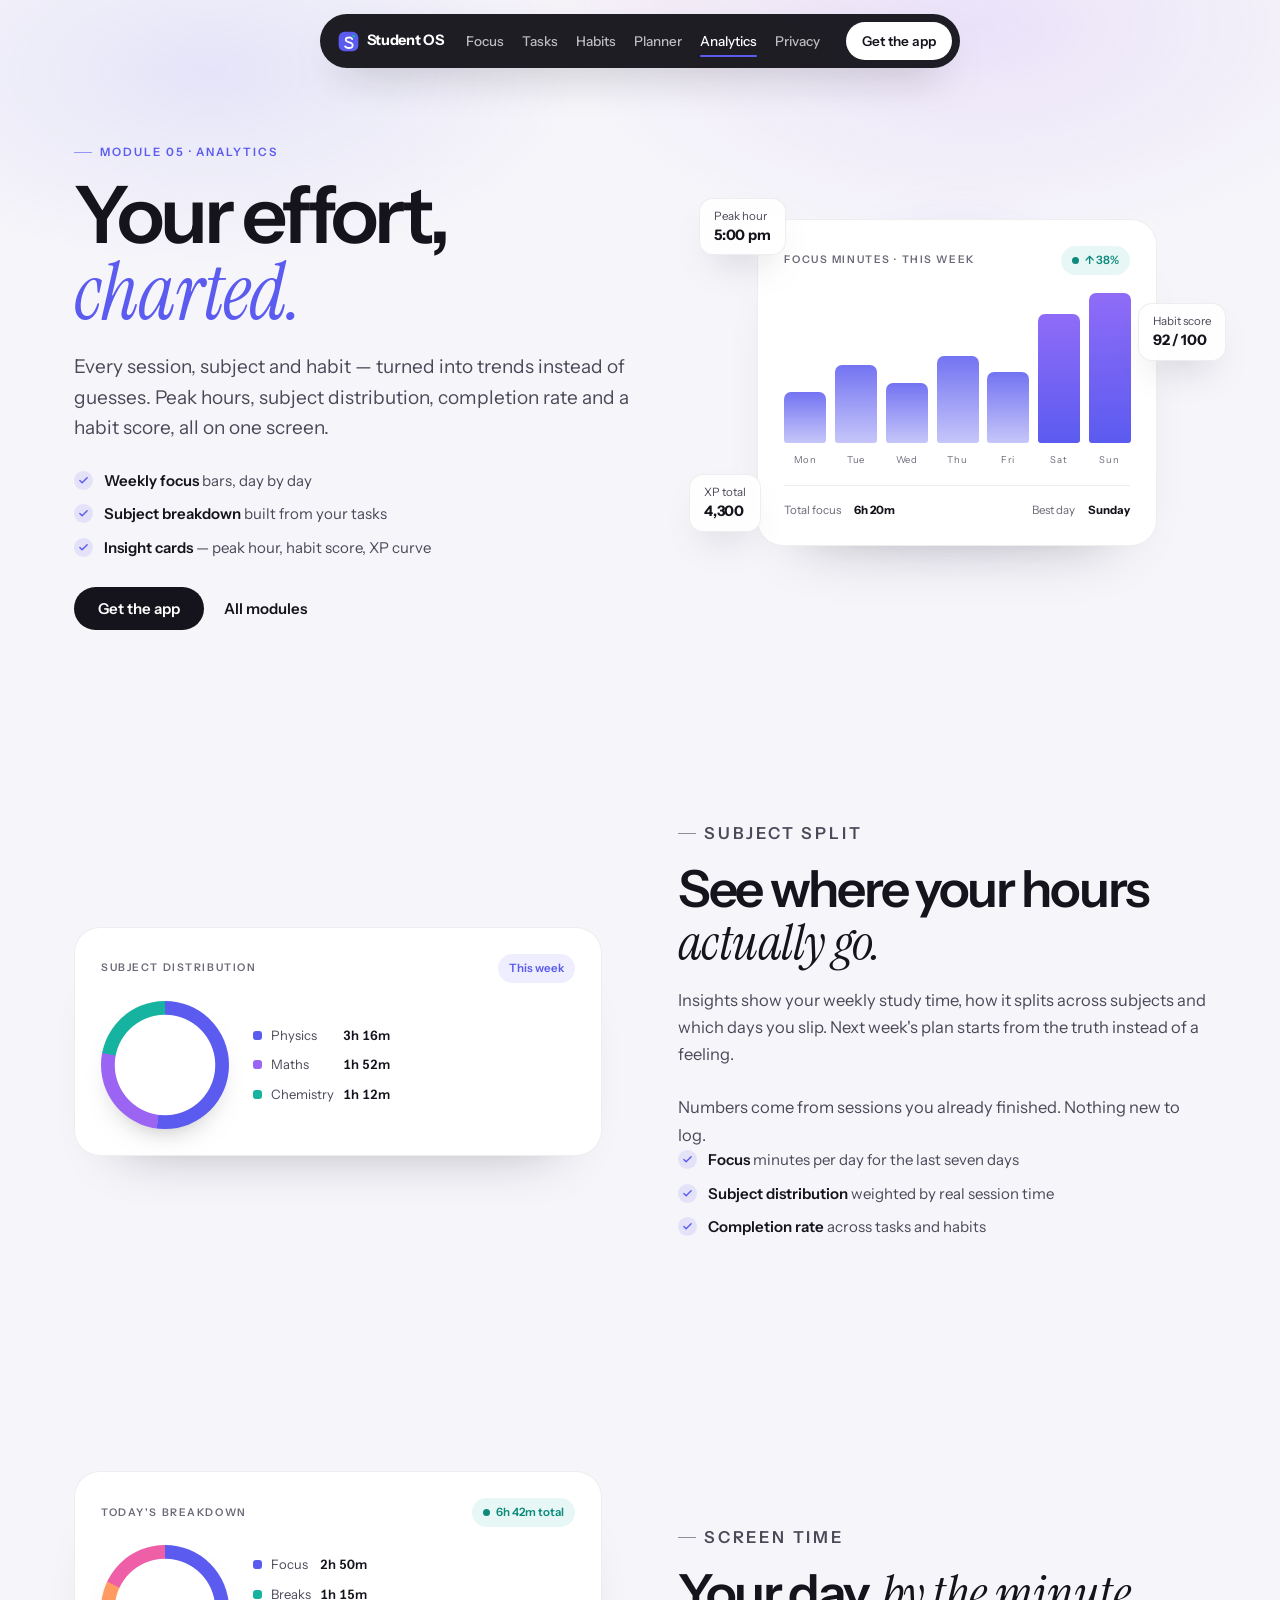
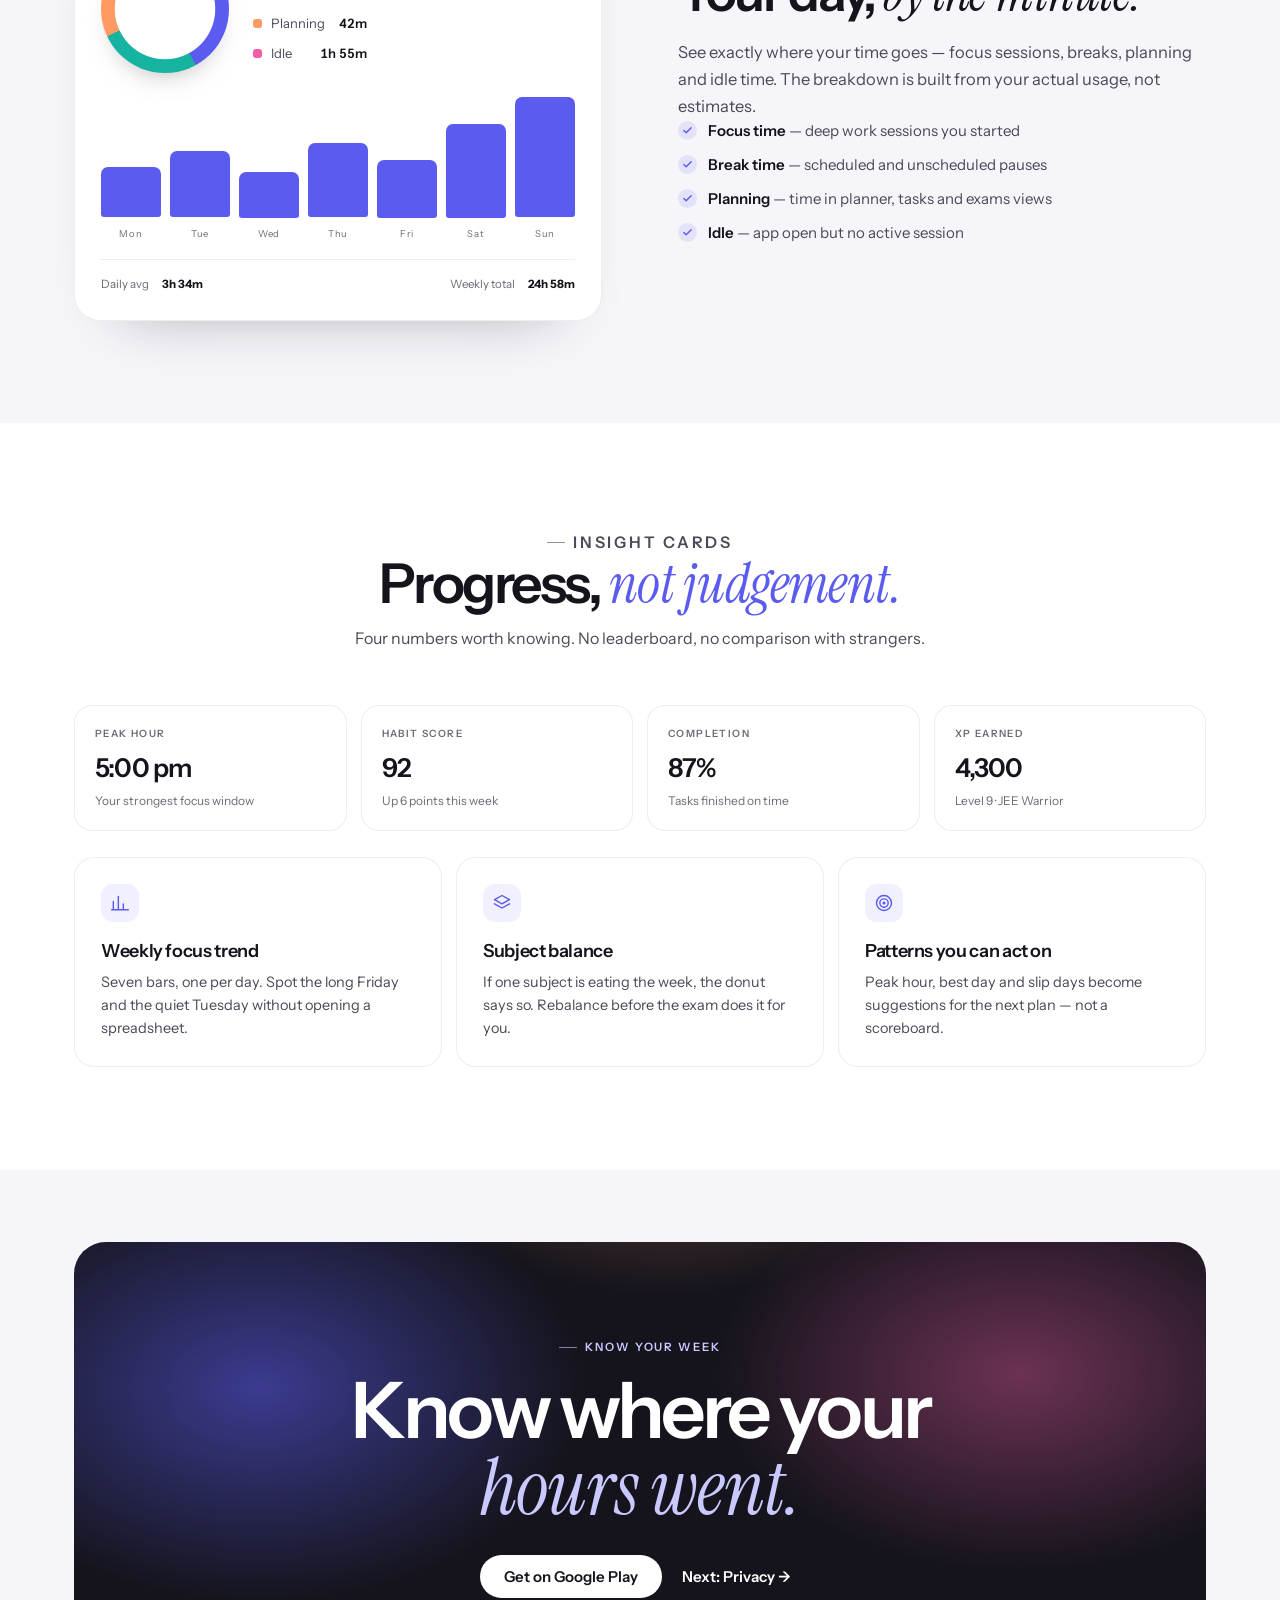
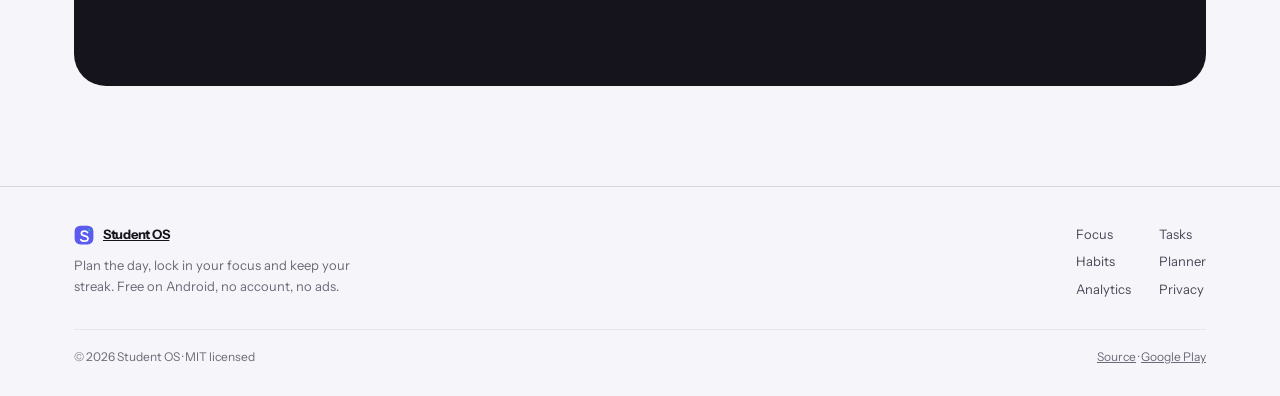
<file: analytics.html>
<!DOCTYPE html>
<html lang="en" class="no-js">
<head>
<meta charset="utf-8">
<meta name="viewport" content="width=device-width, initial-scale=1, viewport-fit=cover">
<title>Analytics — Student OS</title>
<meta name="description" content="Study analytics in Student OS: focus trends, subject distribution, productivity patterns and insight cards.">
<meta name="theme-color" content="#f6f5fa">
<link rel="icon" href="assets/icon.svg" type="image/svg+xml">
<link rel="preconnect" href="https://fonts.googleapis.com">
<link rel="preconnect" href="https://fonts.gstatic.com" crossorigin>
<link href="https://fonts.googleapis.com/css2?family=Instrument+Sans:wght@400;500;600;700&family=Instrument+Serif:ital@0;1&display=swap" rel="stylesheet">
<link rel="stylesheet" href="assets/site.css">
</head>
<body data-page="analytics">
<a class="skip" href="#main">Skip to content</a>

<nav class="nav" id="siteNav" aria-label="Primary">
  <a class="brand" href="index.html">
    <svg class="brand-mark" viewBox="0 0 32 32" aria-hidden="true"><rect x="1" y="1" width="30" height="30" rx="9" fill="#5b5bf0"/><path d="M21.6 12.1a5.6 5.6 0 0 0-4.9-2.2c-2.9 0-4.9 1.5-4.9 3.6 0 2.3 2.1 3.1 5.3 3.8 3.6.8 5.3 1.9 5.3 4.3 0 2.6-2.4 4.3-5.9 4.3a7 7 0 0 1-5.7-2.5" fill="none" stroke="#fff" stroke-width="2.7" stroke-linecap="round"/><circle cx="24" cy="8" r="2.2" fill="#17b3a1"/></svg>
    <span>Student OS</span>
  </a>
  <div class="nav-links">
    <a href="focus.html" data-nav="focus">Focus</a>
    <a href="tasks.html" data-nav="tasks">Tasks</a>
    <a href="habits.html" data-nav="habits">Habits</a>
    <a href="planner.html" data-nav="planner">Planner</a>
    <a href="analytics.html" data-nav="analytics">Analytics</a>
    <a href="privacy.html" data-nav="privacy">Privacy</a>
  </div>
  <a class="go" href="https://play.google.com/store/apps/details?id=com.jainam.studentos">Get the app</a>
  <button class="burger" id="navBurger" type="button" aria-expanded="false" aria-controls="mobileMenu" aria-label="Open menu"><span></span><span></span><span></span></button>
</nav>

<div class="mobile-menu" id="mobileMenu" hidden>
  <a href="index.html">Home</a>
  <a href="focus.html" data-mnav="focus">Focus</a>
  <a href="tasks.html" data-mnav="tasks">Tasks</a>
  <a href="habits.html" data-mnav="habits">Habits</a>
  <a href="planner.html" data-mnav="planner">Planner</a>
  <a href="analytics.html" data-mnav="analytics">Analytics</a>
  <a href="privacy.html" data-mnav="privacy">Privacy</a>
  <a class="go" href="https://play.google.com/store/apps/details?id=com.jainam.studentos">Get the app</a>
</div>

<div class="page-progress" aria-hidden="true"><i id="pageProgress"></i></div>

<main id="main">

  <!-- ═══ hero ═══ -->
  <header class="page-hero">
    <div class="wrap hero-grid">
      <div class="hero-copy">
        <p class="eyebrow">Module 05 · Analytics</p>
        <h1>Your effort,<br><span class="serif">charted.</span></h1>
        <p class="lede">Every session, subject and habit — turned into trends instead of guesses. Peak hours, subject distribution, completion rate and a habit score, all on one screen.</p>
        <ul class="checklist">
          <li><span><b>Weekly focus</b> bars, day by day</span></li>
          <li><span><b>Subject breakdown</b> built from your tasks</span></li>
          <li><span><b>Insight cards</b> — peak hour, habit score, XP curve</span></li>
        </ul>
        <div class="btn-row">
          <a class="btn" href="https://play.google.com/store/apps/details?id=com.jainam.studentos">Get the app</a>
          <a class="btn ghost" href="index.html#modules">All modules</a>
        </div>
      </div>
      <div class="hero-visual">
        <div class="panel reveal" data-delay="1" style="max-width:400px">
          <div class="panel-head">
            <span class="label">Focus minutes · this week</span>
            <span class="pill"><span class="dot"></span>↑ 38%</span>
          </div>
          <div class="bars" aria-hidden="true">
            <i style="--h:34%;animation-delay:0s"></i>
            <i style="--h:52%;animation-delay:.06s"></i>
            <i style="--h:40%;animation-delay:.12s"></i>
            <i style="--h:58%;animation-delay:.18s"></i>
            <i style="--h:47%;animation-delay:.24s"></i>
            <i class="hot" style="--h:86%;animation-delay:.3s"></i>
            <i class="hot" style="--h:100%;animation-delay:.36s"></i>
          </div>
          <div class="bar-labels" aria-hidden="true"><span>Mon</span><span>Tue</span><span>Wed</span><span>Thu</span><span>Fri</span><span>Sat</span><span>Sun</span></div>
          <div class="habit-legend">
            <span class="k">Total focus <b style="color:var(--ink);margin-left:6px">6h 20m</b></span>
            <span class="k">Best day <b style="color:var(--ink);margin-left:6px">Sunday</b></span>
          </div>
        </div>
        <div class="float-chip fc1">Peak hour<b>5:00 pm</b></div>
        <div class="float-chip fc2">Habit score<b>92 / 100</b></div>
        <div class="float-chip fc3">XP total<b>4,300</b></div>
      </div>
    </div>
  </header>

  <!-- ═══ subject split ═══ -->
  <section class="section">
    <div class="wrap split reverse">
      <div class="split-copy reveal">
        <p class="eyebrow">Subject split</p>
        <h2>See where your hours <span class="serif">actually go.</span></h2>
        <p>Insights show your weekly study time, how it splits across subjects and which days you slip. Next week's plan starts from the truth instead of a feeling.</p>
        <p class="mt">Numbers come from sessions you already finished. Nothing new to log.</p>
        <ul class="checklist">
          <li><span><b>Focus</b> minutes per day for the last seven days</span></li>
          <li><span><b>Subject distribution</b> weighted by real session time</span></li>
          <li><span><b>Completion rate</b> across tasks and habits</span></li>
        </ul>
      </div>
      <div class="visual reveal" data-delay="1">
        <div class="panel">
          <div class="panel-head">
            <span class="label">Subject distribution</span>
            <span class="pill indigo">This week</span>
          </div>
          <div class="donut-wrap">
            <div class="donut" aria-hidden="true"></div>
            <div class="legend">
              <span style="--c:#5b5bf0">Physics <b>3h 16m</b></span>
              <span style="--c:#9b64f2">Maths <b>1h 52m</b></span>
              <span style="--c:#17b3a1">Chemistry <b>1h 12m</b></span>
            </div>
          </div>
        </div>
      </div>
    </div>
  </section>

  <!-- ═══ screen time ═══ -->
  <section class="section">
    <div class="wrap split reverse">
      <div class="split-copy reveal">
        <p class="eyebrow">Screen time</p>
        <h2>Your day, <span class="serif">by the minute.</span></h2>
        <p>See exactly where your time goes — focus sessions, breaks, planning and idle time. The breakdown is built from your actual usage, not estimates.</p>
        <ul class="checklist">
          <li><span><b>Focus time</b> — deep work sessions you started</span></li>
          <li><span><b>Break time</b> — scheduled and unscheduled pauses</span></li>
          <li><span><b>Planning</b> — time in planner, tasks and exams views</span></li>
          <li><span><b>Idle</b> — app open but no active session</span></li>
        </ul>
      </div>
      <div class="visual reveal" data-delay="1">
        <div class="panel">
          <div class="panel-head">
            <span class="label">Today's breakdown</span>
            <span class="pill"><span class="dot"></span>6h 42m total</span>
          </div>
          <div class="donut-wrap" style="margin-top:16px">
            <div class="donut" aria-hidden="true" style="background:
              radial-gradient(circle,#fff 0 55%,transparent 56%),
              conic-gradient(var(--indigo) 0 42%, var(--teal) 42% 68%, var(--amber) 68% 82%, var(--rose) 82% 100%)"></div>
            <div class="legend">
              <span style="--c:#5b5bf0">Focus <b>2h 50m</b></span>
              <span style="--c:#17b3a1">Breaks <b>1h 15m</b></span>
              <span style="--c:#ff9b62">Planning <b>42m</b></span>
              <span style="--c:#ee5fa7">Idle <b>1h 55m</b></span>
            </div>
          </div>
          <div class="bars" aria-hidden="true" style="margin-top:24px;height:120px">
            <i style="--h:42%;background:var(--indigo)"></i>
            <i style="--h:55%;background:var(--indigo)"></i>
            <i style="--h:38%;background:var(--indigo)"></i>
            <i style="--h:62%;background:var(--indigo)"></i>
            <i style="--h:48%;background:var(--indigo)"></i>
            <i class="hot" style="--h:78%;background:var(--indigo)"></i>
            <i class="hot" style="--h:100%;background:var(--indigo)"></i>
          </div>
          <div class="bar-labels" aria-hidden="true"><span>Mon</span><span>Tue</span><span>Wed</span><span>Thu</span><span>Fri</span><span>Sat</span><span>Sun</span></div>
          <div class="habit-legend">
            <span class="k">Daily avg <b style="color:var(--ink);margin-left:6px">3h 34m</b></span>
            <span class="k">Weekly total <b style="color:var(--ink);margin-left:6px">24h 58m</b></span>
          </div>
        </div>
      </div>
    </div>
  </section>

  <!-- ═══ insights ═══ -->
  <section class="section white">
    <div class="wrap">
      <div class="section-head reveal">
        <p class="eyebrow">Insight cards</p>
        <h2>Progress, <span class="serif">not judgement.</span></h2>
        <p>Four numbers worth knowing. No leaderboard, no comparison with strangers.</p>
      </div>
      <div class="insights">
        <div class="insight reveal">
          <div class="k">Peak hour</div>
          <div class="v">5:00 pm</div>
          <div class="d">Your strongest focus window</div>
        </div>
        <div class="insight reveal" data-delay="1">
          <div class="k">Habit score</div>
          <div class="v">92</div>
          <div class="d">Up 6 points this week</div>
        </div>
        <div class="insight reveal" data-delay="2">
          <div class="k">Completion</div>
          <div class="v">87%</div>
          <div class="d">Tasks finished on time</div>
        </div>
        <div class="insight reveal" data-delay="3">
          <div class="k">XP earned</div>
          <div class="v">4,300</div>
          <div class="d">Level 9 · JEE Warrior</div>
        </div>
      </div>
      <div class="features mt">
        <div class="feature reveal">
          <div class="ic"><svg class="icon" aria-hidden="true"><use href="#i-chart"/></svg></div>
          <h3>Weekly focus trend</h3>
          <p>Seven bars, one per day. Spot the long Friday and the quiet Tuesday without opening a spreadsheet.</p>
        </div>
        <div class="feature reveal" data-delay="1">
          <div class="ic"><svg class="icon" aria-hidden="true"><use href="#i-layers"/></svg></div>
          <h3>Subject balance</h3>
          <p>If one subject is eating the week, the donut says so. Rebalance before the exam does it for you.</p>
        </div>
        <div class="feature reveal" data-delay="2">
          <div class="ic"><svg class="icon" aria-hidden="true"><use href="#i-target"/></svg></div>
          <h3>Patterns you can act on</h3>
          <p>Peak hour, best day and slip days become suggestions for the next plan — not a scoreboard.</p>
        </div>
      </div>
    </div>
  </section>

  <!-- ═══ CTA ═══ -->
  <section class="cta-wrap">
    <div class="wrap">
      <div class="cta-card reveal">
        <p class="eyebrow">Know your week</p>
        <h2>Know where your<br><span class="serif">hours went.</span></h2>
        <div class="btn-row">
          <a class="btn light" href="https://play.google.com/store/apps/details?id=com.jainam.studentos">Get on Google Play</a>
          <a class="btn ghost" href="privacy.html">Next: Privacy →</a>
        </div>
      </div>
    </div>
  </section>

</main>

<footer class="site-footer">
  <div class="wrap">
    <div class="foot-top">
      <div>
        <a class="foot-brand" href="index.html">
          <svg class="brand-mark" viewBox="0 0 32 32" aria-hidden="true"><rect x="1" y="1" width="30" height="30" rx="9" fill="#5b5bf0"/><path d="M21.6 12.1a5.6 5.6 0 0 0-4.9-2.2c-2.9 0-4.9 1.5-4.9 3.6 0 2.3 2.1 3.1 5.3 3.8 3.6.8 5.3 1.9 5.3 4.3 0 2.6-2.4 4.3-5.9 4.3a7 7 0 0 1-5.7-2.5" fill="none" stroke="#fff" stroke-width="2.7" stroke-linecap="round"/><circle cx="24" cy="8" r="2.2" fill="#17b3a1"/></svg>
          <span>Student OS</span>
        </a>
        <p class="foot-note">Plan the day, lock in your focus and keep your streak. Free on Android, no account, no ads.</p>
      </div>
      <nav class="foot-links" aria-label="Footer">
        <a href="focus.html">Focus</a>
        <a href="tasks.html">Tasks</a>
        <a href="habits.html">Habits</a>
        <a href="planner.html">Planner</a>
        <a href="analytics.html">Analytics</a>
        <a href="privacy.html">Privacy</a>
      </nav>
    </div>
    <div class="foot-bottom">
      <span>© <span id="year">2026</span> Student OS · MIT licensed</span>
      <span><a href="https://github.com/jainam6610/student-os">Source</a> · <a href="https://play.google.com/store/apps/details?id=com.jainam.studentos">Google Play</a></span>
    </div>
  </div>
</footer>

<button class="back-top" id="backTop" type="button" aria-label="Back to top">↑</button>
<script src="assets/site.js" defer></script>
</body>
</html>
</file>
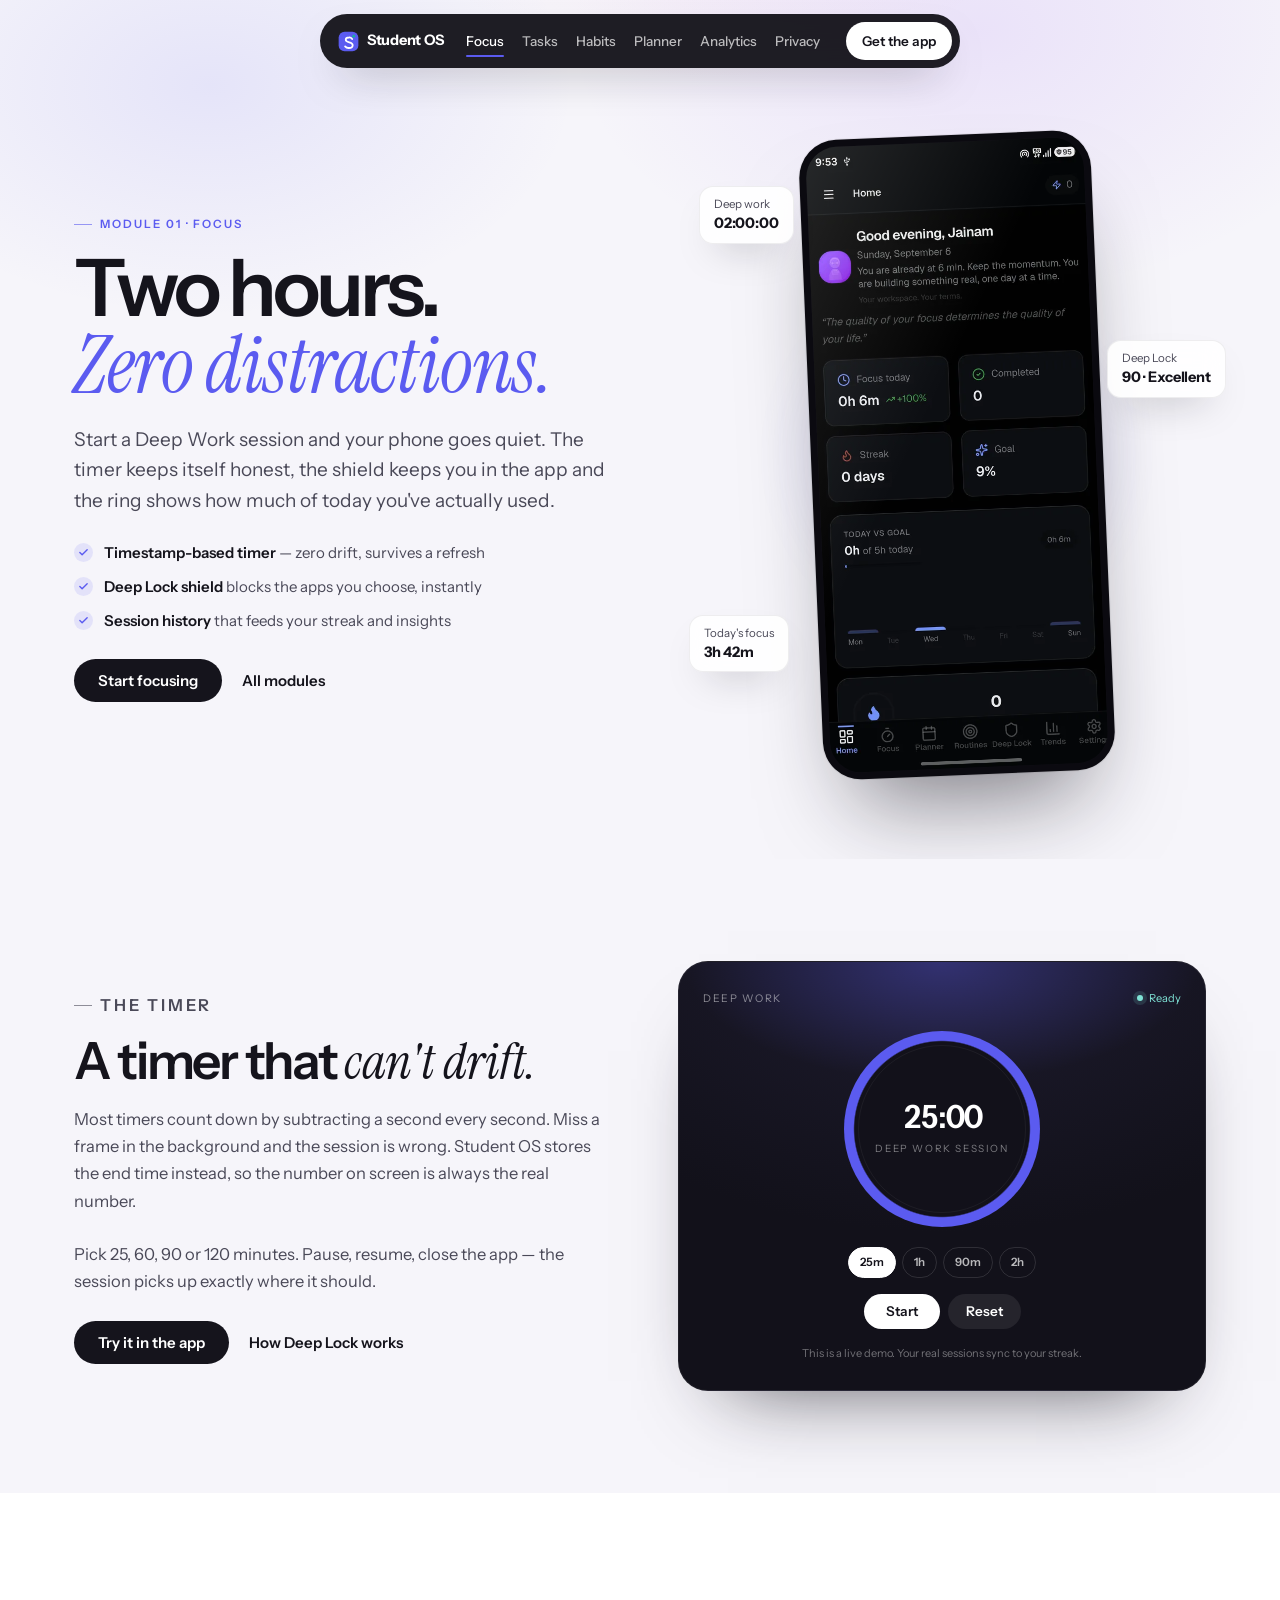
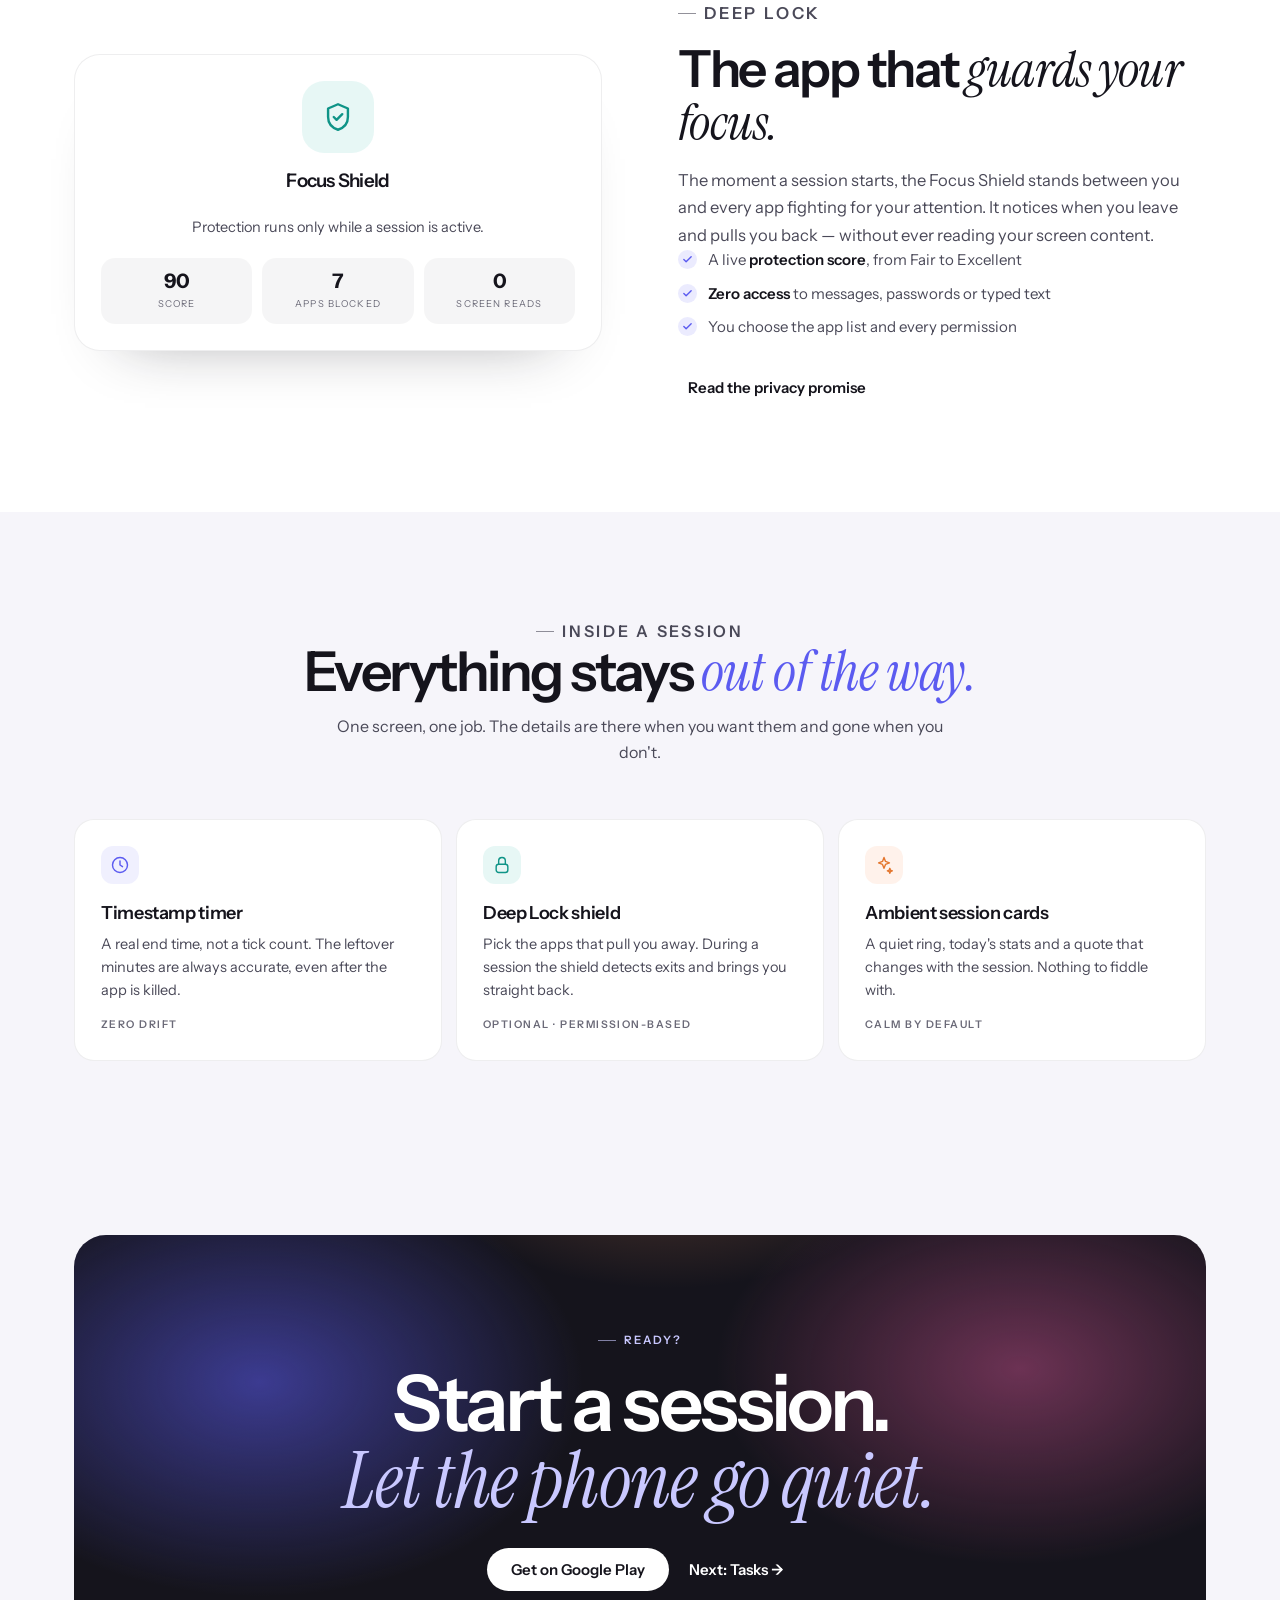
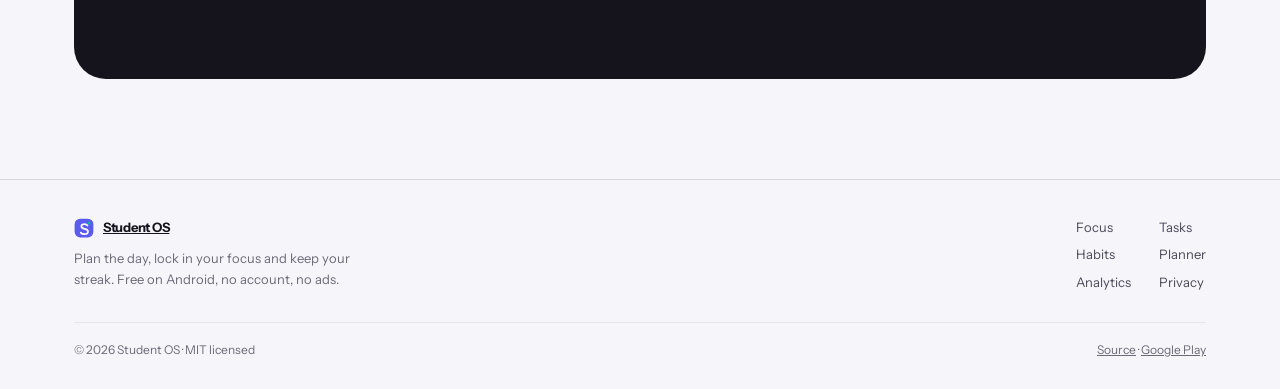
<file: focus.html>
<!DOCTYPE html>
<html lang="en" class="no-js">
<head>
<meta charset="utf-8">
<meta name="viewport" content="width=device-width, initial-scale=1, viewport-fit=cover">
<title>Focus — Student OS</title>
<meta name="description" content="Focus timer in Student OS: deep work sessions with optional Deep Lock to block distracting apps.">
<meta name="theme-color" content="#f6f5fa">
<link rel="icon" href="assets/icon.svg" type="image/svg+xml">
<link rel="preconnect" href="https://fonts.googleapis.com">
<link rel="preconnect" href="https://fonts.gstatic.com" crossorigin>
<link href="https://fonts.googleapis.com/css2?family=Instrument+Sans:wght@400;500;600;700&family=Instrument+Serif:ital@0;1&display=swap" rel="stylesheet">
<link rel="stylesheet" href="assets/site.css">
</head>
<body data-page="focus">
<a class="skip" href="#main">Skip to content</a>

<nav class="nav" id="siteNav" aria-label="Primary">
  <a class="brand" href="index.html">
    <svg class="brand-mark" viewBox="0 0 32 32" aria-hidden="true"><rect x="1" y="1" width="30" height="30" rx="9" fill="#5b5bf0"/><path d="M21.6 12.1a5.6 5.6 0 0 0-4.9-2.2c-2.9 0-4.9 1.5-4.9 3.6 0 2.3 2.1 3.1 5.3 3.8 3.6.8 5.3 1.9 5.3 4.3 0 2.6-2.4 4.3-5.9 4.3a7 7 0 0 1-5.7-2.5" fill="none" stroke="#fff" stroke-width="2.7" stroke-linecap="round"/><circle cx="24" cy="8" r="2.2" fill="#17b3a1"/></svg>
    <span>Student OS</span>
  </a>
  <div class="nav-links">
    <a href="focus.html" data-nav="focus">Focus</a>
    <a href="tasks.html" data-nav="tasks">Tasks</a>
    <a href="habits.html" data-nav="habits">Habits</a>
    <a href="planner.html" data-nav="planner">Planner</a>
    <a href="analytics.html" data-nav="analytics">Analytics</a>
    <a href="privacy.html" data-nav="privacy">Privacy</a>
  </div>
  <a class="go" href="https://play.google.com/store/apps/details?id=com.jainam.studentos">Get the app</a>
  <button class="burger" id="navBurger" type="button" aria-expanded="false" aria-controls="mobileMenu" aria-label="Open menu"><span></span><span></span><span></span></button>
</nav>

<div class="mobile-menu" id="mobileMenu" hidden>
  <a href="index.html">Home</a>
  <a href="focus.html" data-mnav="focus">Focus</a>
  <a href="tasks.html" data-mnav="tasks">Tasks</a>
  <a href="habits.html" data-mnav="habits">Habits</a>
  <a href="planner.html" data-mnav="planner">Planner</a>
  <a href="analytics.html" data-mnav="analytics">Analytics</a>
  <a href="privacy.html" data-mnav="privacy">Privacy</a>
  <a class="go" href="https://play.google.com/store/apps/details?id=com.jainam.studentos">Get the app</a>
</div>

<div class="page-progress" aria-hidden="true"><i id="pageProgress"></i></div>

<main id="main">

  <!-- ═══ hero ═══ -->
  <header class="page-hero">
    <div class="wrap hero-grid">
      <div class="hero-copy">
        <p class="eyebrow">Module 01 · Focus</p>
        <h1>Two hours.<br><span class="serif">Zero distractions.</span></h1>
        <p class="lede">Start a Deep Work session and your phone goes quiet. The timer keeps itself honest, the shield keeps you in the app and the ring shows how much of today you've actually used.</p>
        <ul class="checklist">
          <li><span><b>Timestamp-based timer</b> — zero drift, survives a refresh</span></li>
          <li><span><b>Deep Lock shield</b> blocks the apps you choose, instantly</span></li>
          <li><span><b>Session history</b> that feeds your streak and insights</span></li>
        </ul>
        <div class="btn-row">
          <a class="btn" href="https://play.google.com/store/apps/details?id=com.jainam.studentos">Start focusing</a>
          <a class="btn ghost" href="index.html#modules">All modules</a>
        </div>
      </div>
      <div class="hero-visual">
        <figure class="phone-frame tilt">
          <img src="assets/gallery/home.webp" width="534" height="1170" alt="Student OS home screen showing focus time, streak and study goal" loading="eager" decoding="async">
        </figure>
        <div class="float-chip fc1">Deep work<b>02:00:00</b></div>
        <div class="float-chip fc2">Deep Lock<b>90 · Excellent</b></div>
        <div class="float-chip fc3">Today's focus<b>3h 42m</b></div>
      </div>
    </div>
  </header>

  <!-- ═══ timer ═══ -->
  <section class="section">
    <div class="wrap split">
      <div class="split-copy reveal">
        <p class="eyebrow">The timer</p>
        <h2>A timer that <span class="serif">can't drift.</span></h2>
        <p>Most timers count down by subtracting a second every second. Miss a frame in the background and the session is wrong. Student OS stores the end time instead, so the number on screen is always the real number.</p>
        <p class="mt">Pick 25, 60, 90 or 120 minutes. Pause, resume, close the app — the session picks up exactly where it should.</p>
        <div class="btn-row">
          <a class="btn" href="https://play.google.com/store/apps/details?id=com.jainam.studentos">Try it in the app</a>
          <a class="btn ghost" href="#shield">How Deep Lock works</a>
        </div>
      </div>
      <div class="visual reveal" data-delay="1">
        <div class="focus-demo" id="focusDemo" aria-label="Focus timer demo">
          <div class="fd-top">
            <span class="label">Deep work</span>
            <span class="fd-status"><i></i><span id="fdStatus">Ready</span></span>
          </div>
          <div class="fd-ring" id="fdRing" style="--p:100">
            <div class="fd-face">
              <div class="fd-time" id="fdTime">25:00</div>
              <div class="fd-sub">deep work session</div>
            </div>
          </div>
          <div class="fd-presets" role="group" aria-label="Session length">
            <button type="button" data-mins="25" class="on">25m</button>
            <button type="button" data-mins="60">1h</button>
            <button type="button" data-mins="90">90m</button>
            <button type="button" data-mins="120">2h</button>
          </div>
          <div class="fd-actions">
            <button class="btn" id="fdStart" type="button">Start</button>
            <button class="btn ghost" id="fdReset" type="button">Reset</button>
          </div>
          <p class="fd-foot">This is a live demo. Your real sessions sync to your streak.</p>
        </div>
      </div>
    </div>
  </section>

  <!-- ═══ deep lock ═══ -->
  <section class="section white" id="shield">
    <div class="wrap split reverse">
      <div class="split-copy reveal">
        <p class="eyebrow">Deep Lock</p>
        <h2>The app that <span class="serif">guards your focus.</span></h2>
        <p>The moment a session starts, the Focus Shield stands between you and every app fighting for your attention. It notices when you leave and pulls you back — without ever reading your screen content.</p>
        <ul class="checklist">
          <li><span>A live <b>protection score</b>, from Fair to Excellent</span></li>
          <li><span><b>Zero access</b> to messages, passwords or typed text</span></li>
          <li><span>You choose the app list and every permission</span></li>
        </ul>
        <div class="btn-row">
          <a class="btn ghost" href="privacy.html">Read the privacy promise</a>
        </div>
      </div>
      <div class="visual reveal" data-delay="1">
        <div class="panel center">
          <div class="lock-badge"><svg class="icon" aria-hidden="true"><use href="#i-shield"/></svg></div>
          <h3>Focus Shield</h3>
          <p class="mt" style="color:var(--ink-soft);font-size:14.5px">Protection runs only while a session is active.</p>
          <div class="lock-stats">
            <div class="lock-stat"><b>90</b><span>Score</span></div>
            <div class="lock-stat"><b>7</b><span>Apps blocked</span></div>
            <div class="lock-stat"><b>0</b><span>Screen reads</span></div>
          </div>
        </div>
      </div>
    </div>
  </section>

  <!-- ═══ features ═══ -->
  <section class="section">
    <div class="wrap">
      <div class="section-head reveal">
        <p class="eyebrow">Inside a session</p>
        <h2>Everything stays <span class="serif">out of the way.</span></h2>
        <p>One screen, one job. The details are there when you want them and gone when you don't.</p>
      </div>
      <div class="features">
        <div class="feature reveal">
          <div class="ic"><svg class="icon" aria-hidden="true"><use href="#i-clock"/></svg></div>
          <h3>Timestamp timer</h3>
          <p>A real end time, not a tick count. The leftover minutes are always accurate, even after the app is killed.</p>
          <span class="tag">Zero drift</span>
        </div>
        <div class="feature accent reveal" data-delay="1">
          <div class="ic"><svg class="icon" aria-hidden="true"><use href="#i-lock"/></svg></div>
          <h3>Deep Lock shield</h3>
          <p>Pick the apps that pull you away. During a session the shield detects exits and brings you straight back.</p>
          <span class="tag">Optional · permission-based</span>
        </div>
        <div class="feature warm reveal" data-delay="2">
          <div class="ic"><svg class="icon" aria-hidden="true"><use href="#i-spark"/></svg></div>
          <h3>Ambient session cards</h3>
          <p>A quiet ring, today's stats and a quote that changes with the session. Nothing to fiddle with.</p>
          <span class="tag">Calm by default</span>
        </div>
      </div>
    </div>
  </section>

  <!-- ═══ CTA ═══ -->
  <section class="cta-wrap">
    <div class="wrap">
      <div class="cta-card reveal">
        <p class="eyebrow">Ready?</p>
        <h2>Start a session.<br><span class="serif">Let the phone go quiet.</span></h2>
        <div class="btn-row">
          <a class="btn light" href="https://play.google.com/store/apps/details?id=com.jainam.studentos">Get on Google Play</a>
          <a class="btn ghost" href="tasks.html">Next: Tasks →</a>
        </div>
      </div>
    </div>
  </section>

</main>

<footer class="site-footer">
  <div class="wrap">
    <div class="foot-top">
      <div>
        <a class="foot-brand" href="index.html">
          <svg class="brand-mark" viewBox="0 0 32 32" aria-hidden="true"><rect x="1" y="1" width="30" height="30" rx="9" fill="#5b5bf0"/><path d="M21.6 12.1a5.6 5.6 0 0 0-4.9-2.2c-2.9 0-4.9 1.5-4.9 3.6 0 2.3 2.1 3.1 5.3 3.8 3.6.8 5.3 1.9 5.3 4.3 0 2.6-2.4 4.3-5.9 4.3a7 7 0 0 1-5.7-2.5" fill="none" stroke="#fff" stroke-width="2.7" stroke-linecap="round"/><circle cx="24" cy="8" r="2.2" fill="#17b3a1"/></svg>
          <span>Student OS</span>
        </a>
        <p class="foot-note">Plan the day, lock in your focus and keep your streak. Free on Android, no account, no ads.</p>
      </div>
      <nav class="foot-links" aria-label="Footer">
        <a href="focus.html">Focus</a>
        <a href="tasks.html">Tasks</a>
        <a href="habits.html">Habits</a>
        <a href="planner.html">Planner</a>
        <a href="analytics.html">Analytics</a>
        <a href="privacy.html">Privacy</a>
      </nav>
    </div>
    <div class="foot-bottom">
      <span>© <span id="year">2026</span> Student OS · MIT licensed</span>
      <span><a href="https://github.com/jainam6610/student-os">Source</a> · <a href="https://play.google.com/store/apps/details?id=com.jainam.studentos">Google Play</a></span>
    </div>
  </div>
</footer>

<button class="back-top" id="backTop" type="button" aria-label="Back to top">↑</button>
<script src="assets/site.js" defer></script>
</body>
</html>
</file>
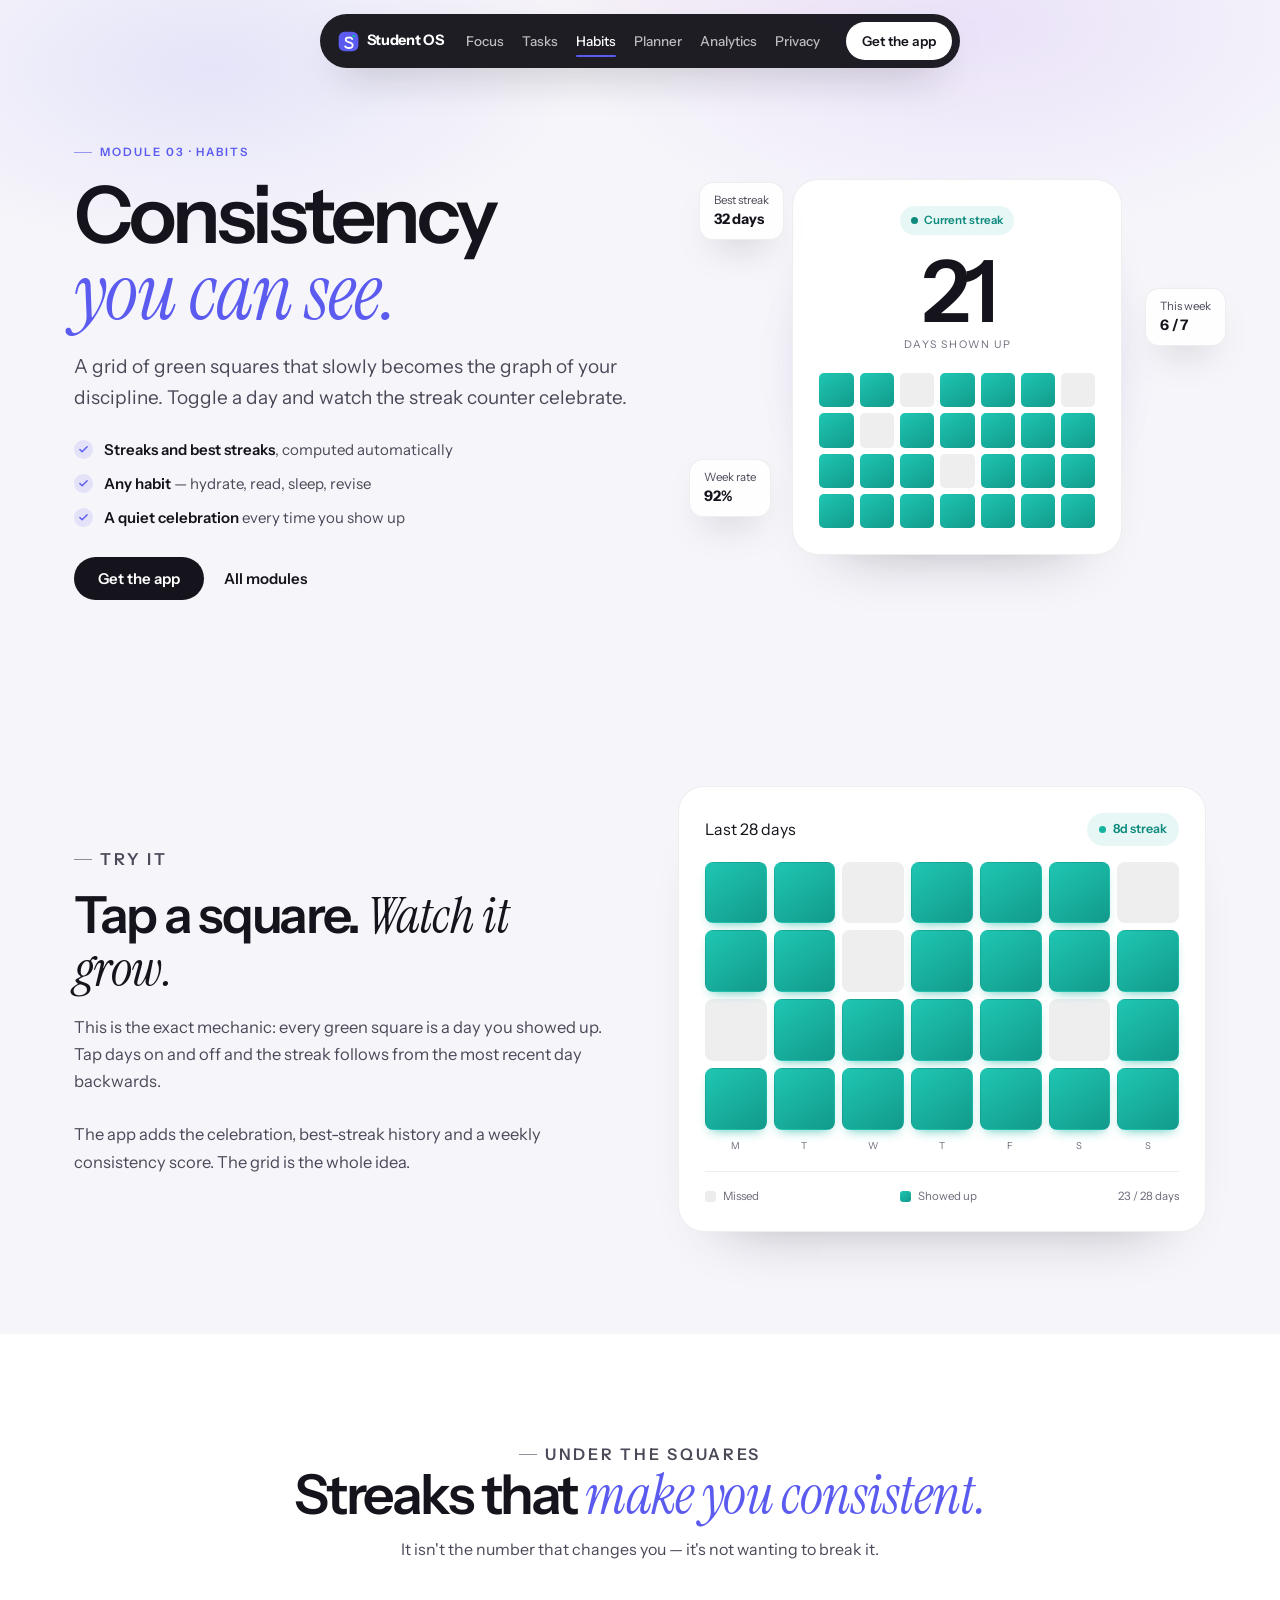
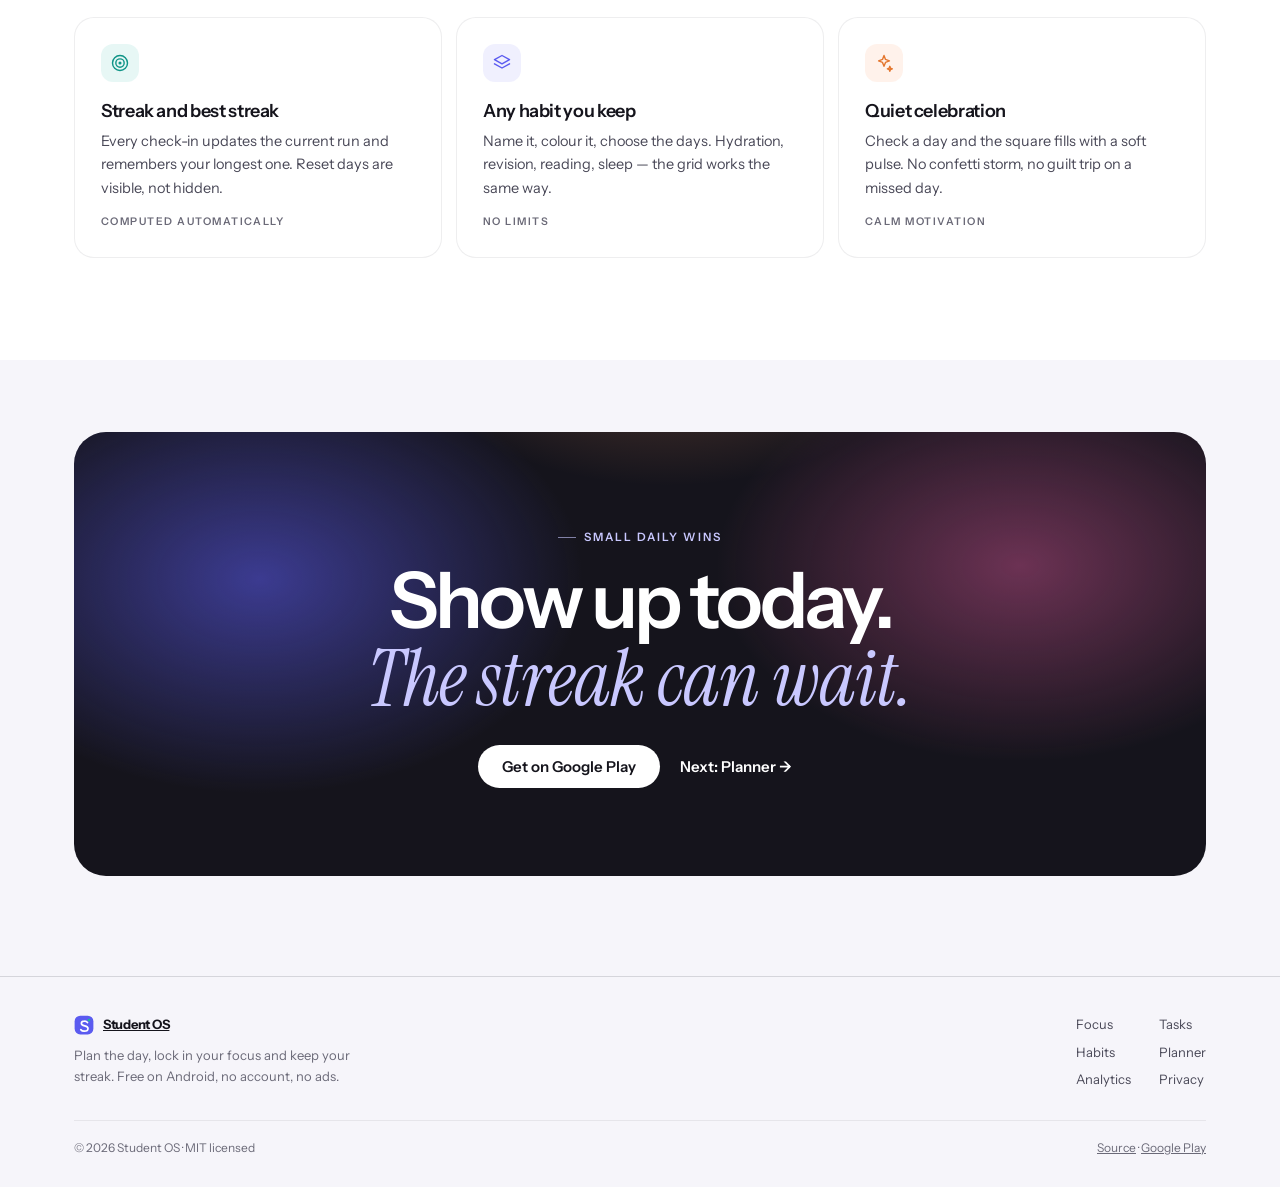
<file: habits.html>
<!DOCTYPE html>
<html lang="en" class="no-js">
<head>
<meta charset="utf-8">
<meta name="viewport" content="width=device-width, initial-scale=1, viewport-fit=cover">
<title>Habits — Student OS</title>
<meta name="description" content="Habit tracking in Student OS: weekly streak grids, best streaks, celebration animations and consistency stats.">
<meta name="theme-color" content="#f6f5fa">
<link rel="icon" href="assets/icon.svg" type="image/svg+xml">
<link rel="preconnect" href="https://fonts.googleapis.com">
<link rel="preconnect" href="https://fonts.gstatic.com" crossorigin>
<link href="https://fonts.googleapis.com/css2?family=Instrument+Sans:wght@400;500;600;700&family=Instrument+Serif:ital@0;1&display=swap" rel="stylesheet">
<link rel="stylesheet" href="assets/site.css">
</head>
<body data-page="habits">
<a class="skip" href="#main">Skip to content</a>

<nav class="nav" id="siteNav" aria-label="Primary">
  <a class="brand" href="index.html">
    <svg class="brand-mark" viewBox="0 0 32 32" aria-hidden="true"><rect x="1" y="1" width="30" height="30" rx="9" fill="#5b5bf0"/><path d="M21.6 12.1a5.6 5.6 0 0 0-4.9-2.2c-2.9 0-4.9 1.5-4.9 3.6 0 2.3 2.1 3.1 5.3 3.8 3.6.8 5.3 1.9 5.3 4.3 0 2.6-2.4 4.3-5.9 4.3a7 7 0 0 1-5.7-2.5" fill="none" stroke="#fff" stroke-width="2.7" stroke-linecap="round"/><circle cx="24" cy="8" r="2.2" fill="#17b3a1"/></svg>
    <span>Student OS</span>
  </a>
  <div class="nav-links">
    <a href="focus.html" data-nav="focus">Focus</a>
    <a href="tasks.html" data-nav="tasks">Tasks</a>
    <a href="habits.html" data-nav="habits">Habits</a>
    <a href="planner.html" data-nav="planner">Planner</a>
    <a href="analytics.html" data-nav="analytics">Analytics</a>
    <a href="privacy.html" data-nav="privacy">Privacy</a>
  </div>
  <a class="go" href="https://play.google.com/store/apps/details?id=com.jainam.studentos">Get the app</a>
  <button class="burger" id="navBurger" type="button" aria-expanded="false" aria-controls="mobileMenu" aria-label="Open menu"><span></span><span></span><span></span></button>
</nav>

<div class="mobile-menu" id="mobileMenu" hidden>
  <a href="index.html">Home</a>
  <a href="focus.html" data-mnav="focus">Focus</a>
  <a href="tasks.html" data-mnav="tasks">Tasks</a>
  <a href="habits.html" data-mnav="habits">Habits</a>
  <a href="planner.html" data-mnav="planner">Planner</a>
  <a href="analytics.html" data-mnav="analytics">Analytics</a>
  <a href="privacy.html" data-mnav="privacy">Privacy</a>
  <a class="go" href="https://play.google.com/store/apps/details?id=com.jainam.studentos">Get the app</a>
</div>

<div class="page-progress" aria-hidden="true"><i id="pageProgress"></i></div>

<main id="main">

  <!-- ═══ hero ═══ -->
  <header class="page-hero">
    <div class="wrap hero-grid">
      <div class="hero-copy">
        <p class="eyebrow">Module 03 · Habits</p>
        <h1>Consistency<br><span class="serif">you can see.</span></h1>
        <p class="lede">A grid of green squares that slowly becomes the graph of your discipline. Toggle a day and watch the streak counter celebrate.</p>
        <ul class="checklist">
          <li><span><b>Streaks and best streaks</b>, computed automatically</span></li>
          <li><span><b>Any habit</b> — hydrate, read, sleep, revise</span></li>
          <li><span><b>A quiet celebration</b> every time you show up</span></li>
        </ul>
        <div class="btn-row">
          <a class="btn" href="https://play.google.com/store/apps/details?id=com.jainam.studentos">Get the app</a>
          <a class="btn ghost" href="index.html#modules">All modules</a>
        </div>
      </div>
      <div class="hero-visual">
        <div class="panel streak-card reveal" data-delay="1" style="max-width:330px">
          <span class="pill"><span class="dot"></span>Current streak</span>
          <div class="big">21</div>
          <div class="cap">days shown up</div>
          <div class="mini-weeks" aria-hidden="true">
            <i class="on"></i><i class="on"></i><i></i><i class="on"></i><i class="on"></i><i class="on"></i><i></i>
            <i class="on"></i><i></i><i class="on"></i><i class="on"></i><i class="on"></i><i class="on"></i><i class="on"></i>
            <i class="on"></i><i class="on"></i><i class="on"></i><i></i><i class="on"></i><i class="on"></i><i class="on"></i>
            <i class="on"></i><i class="on"></i><i class="on"></i><i class="on"></i><i class="on"></i><i class="on"></i><i class="on"></i>
          </div>
        </div>
        <div class="float-chip fc1">Best streak<b>32 days</b></div>
        <div class="float-chip fc2">This week<b>6 / 7</b></div>
        <div class="float-chip fc3">Week rate<b>92%</b></div>
      </div>
    </div>
  </header>

  <!-- ═══ interactive demo ═══ -->
  <section class="section">
    <div class="wrap split">
      <div class="split-copy reveal">
        <p class="eyebrow">Try it</p>
        <h2>Tap a square. <span class="serif">Watch it grow.</span></h2>
        <p>This is the exact mechanic: every green square is a day you showed up. Tap days on and off and the streak follows from the most recent day backwards.</p>
        <p class="mt">The app adds the celebration, best-streak history and a weekly consistency score. The grid is the whole idea.</p>
      </div>
      <div class="visual reveal" data-delay="1">
        <div class="panel">
          <div class="habit-board">
            <div class="habit-top">
              <span class="panel-head label" style="margin:0">Last 28 days</span>
              <span class="habit-streak"><i></i><span id="demoStreak">0d streak</span></span>
            </div>
            <div class="habit-grid" id="demoBoard" role="group" aria-label="Toggle habit days">
              <button type="button" class="on" aria-label="Day 1"></button>
              <button type="button" class="on" aria-label="Day 2"></button>
              <button type="button" aria-label="Day 3"></button>
              <button type="button" class="on" aria-label="Day 4"></button>
              <button type="button" class="on" aria-label="Day 5"></button>
              <button type="button" class="on" aria-label="Day 6"></button>
              <button type="button" aria-label="Day 7"></button>
              <button type="button" class="on" aria-label="Day 8"></button>
              <button type="button" class="on" aria-label="Day 9"></button>
              <button type="button" aria-label="Day 10"></button>
              <button type="button" class="on" aria-label="Day 11"></button>
              <button type="button" class="on" aria-label="Day 12"></button>
              <button type="button" class="on" aria-label="Day 13"></button>
              <button type="button" class="on" aria-label="Day 14"></button>
              <button type="button" aria-label="Day 15"></button>
              <button type="button" class="on" aria-label="Day 16"></button>
              <button type="button" class="on" aria-label="Day 17"></button>
              <button type="button" class="on" aria-label="Day 18"></button>
              <button type="button" class="on" aria-label="Day 19"></button>
              <button type="button" aria-label="Day 20"></button>
              <button type="button" class="on" aria-label="Day 21"></button>
              <button type="button" class="on" aria-label="Day 22"></button>
              <button type="button" class="on" aria-label="Day 23"></button>
              <button type="button" class="on" aria-label="Day 24"></button>
              <button type="button" class="on" aria-label="Day 25"></button>
              <button type="button" class="on" aria-label="Day 26"></button>
              <button type="button" class="on" aria-label="Day 27"></button>
              <button type="button" class="on" aria-label="Day 28"></button>
            </div>
            <div class="habit-days" aria-hidden="true"><span>M</span><span>T</span><span>W</span><span>T</span><span>F</span><span>S</span><span>S</span></div>
            <div class="habit-legend">
              <span class="k"><i class="sw"></i>Missed</span>
              <span class="k"><i class="sw on"></i>Showed up</span>
              <span id="demoCount">0 / 28 days</span>
            </div>
          </div>
        </div>
      </div>
    </div>
  </section>

  <!-- ═══ features ═══ -->
  <section class="section white">
    <div class="wrap">
      <div class="section-head reveal">
        <p class="eyebrow">Under the squares</p>
        <h2>Streaks that <span class="serif">make you consistent.</span></h2>
        <p>It isn't the number that changes you — it's not wanting to break it.</p>
      </div>
      <div class="features">
        <div class="feature accent reveal">
          <div class="ic"><svg class="icon" aria-hidden="true"><use href="#i-target"/></svg></div>
          <h3>Streak and best streak</h3>
          <p>Every check-in updates the current run and remembers your longest one. Reset days are visible, not hidden.</p>
          <span class="tag">Computed automatically</span>
        </div>
        <div class="feature reveal" data-delay="1">
          <div class="ic"><svg class="icon" aria-hidden="true"><use href="#i-layers"/></svg></div>
          <h3>Any habit you keep</h3>
          <p>Name it, colour it, choose the days. Hydration, revision, reading, sleep — the grid works the same way.</p>
          <span class="tag">No limits</span>
        </div>
        <div class="feature warm reveal" data-delay="2">
          <div class="ic"><svg class="icon" aria-hidden="true"><use href="#i-spark"/></svg></div>
          <h3>Quiet celebration</h3>
          <p>Check a day and the square fills with a soft pulse. No confetti storm, no guilt trip on a missed day.</p>
          <span class="tag">Calm motivation</span>
        </div>
      </div>
    </div>
  </section>

  <!-- ═══ CTA ═══ -->
  <section class="cta-wrap">
    <div class="wrap">
      <div class="cta-card reveal">
        <p class="eyebrow">Small daily wins</p>
        <h2>Show up today.<br><span class="serif">The streak can wait.</span></h2>
        <div class="btn-row">
          <a class="btn light" href="https://play.google.com/store/apps/details?id=com.jainam.studentos">Get on Google Play</a>
          <a class="btn ghost" href="planner.html">Next: Planner →</a>
        </div>
      </div>
    </div>
  </section>

</main>

<footer class="site-footer">
  <div class="wrap">
    <div class="foot-top">
      <div>
        <a class="foot-brand" href="index.html">
          <svg class="brand-mark" viewBox="0 0 32 32" aria-hidden="true"><rect x="1" y="1" width="30" height="30" rx="9" fill="#5b5bf0"/><path d="M21.6 12.1a5.6 5.6 0 0 0-4.9-2.2c-2.9 0-4.9 1.5-4.9 3.6 0 2.3 2.1 3.1 5.3 3.8 3.6.8 5.3 1.9 5.3 4.3 0 2.6-2.4 4.3-5.9 4.3a7 7 0 0 1-5.7-2.5" fill="none" stroke="#fff" stroke-width="2.7" stroke-linecap="round"/><circle cx="24" cy="8" r="2.2" fill="#17b3a1"/></svg>
          <span>Student OS</span>
        </a>
        <p class="foot-note">Plan the day, lock in your focus and keep your streak. Free on Android, no account, no ads.</p>
      </div>
      <nav class="foot-links" aria-label="Footer">
        <a href="focus.html">Focus</a>
        <a href="tasks.html">Tasks</a>
        <a href="habits.html">Habits</a>
        <a href="planner.html">Planner</a>
        <a href="analytics.html">Analytics</a>
        <a href="privacy.html">Privacy</a>
      </nav>
    </div>
    <div class="foot-bottom">
      <span>© <span id="year">2026</span> Student OS · MIT licensed</span>
      <span><a href="https://github.com/jainam6610/student-os">Source</a> · <a href="https://play.google.com/store/apps/details?id=com.jainam.studentos">Google Play</a></span>
    </div>
  </div>
</footer>

<button class="back-top" id="backTop" type="button" aria-label="Back to top">↑</button>
<script src="assets/site.js" defer></script>
</body>
</html>
</file>
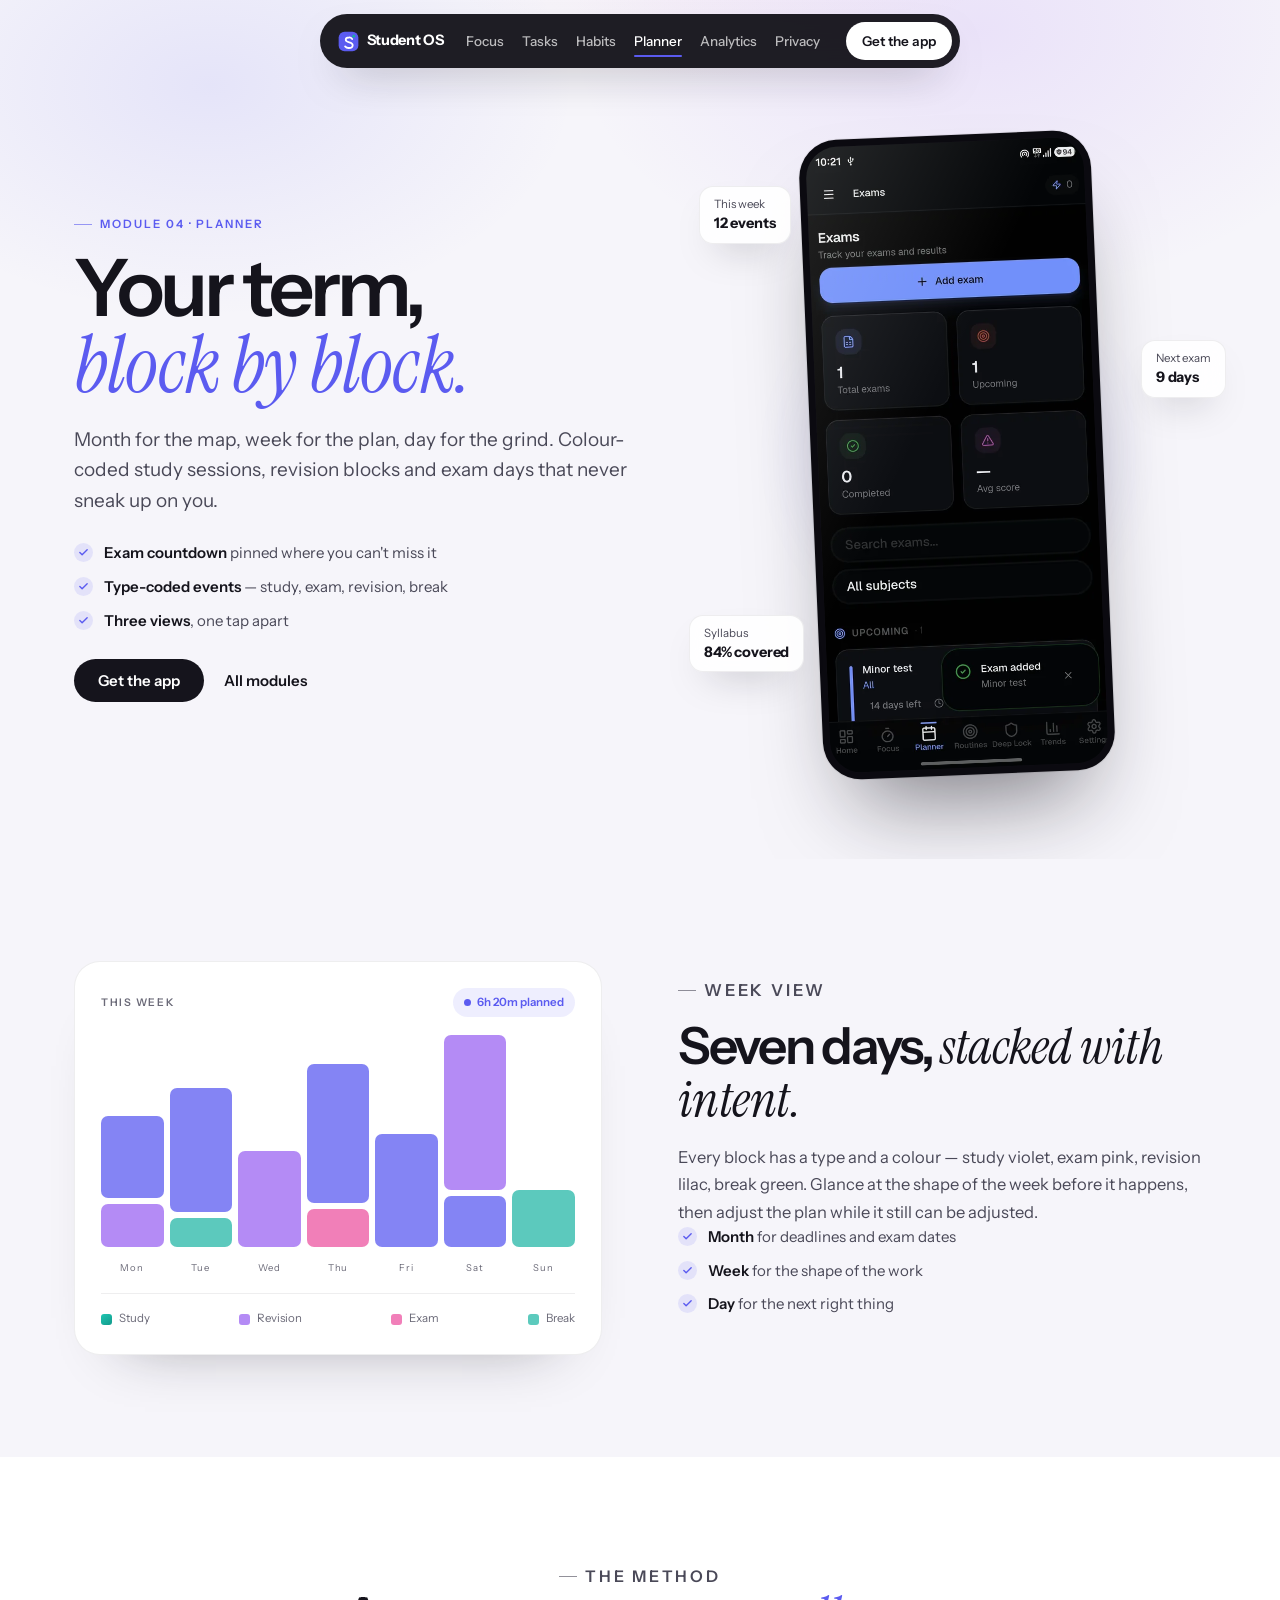
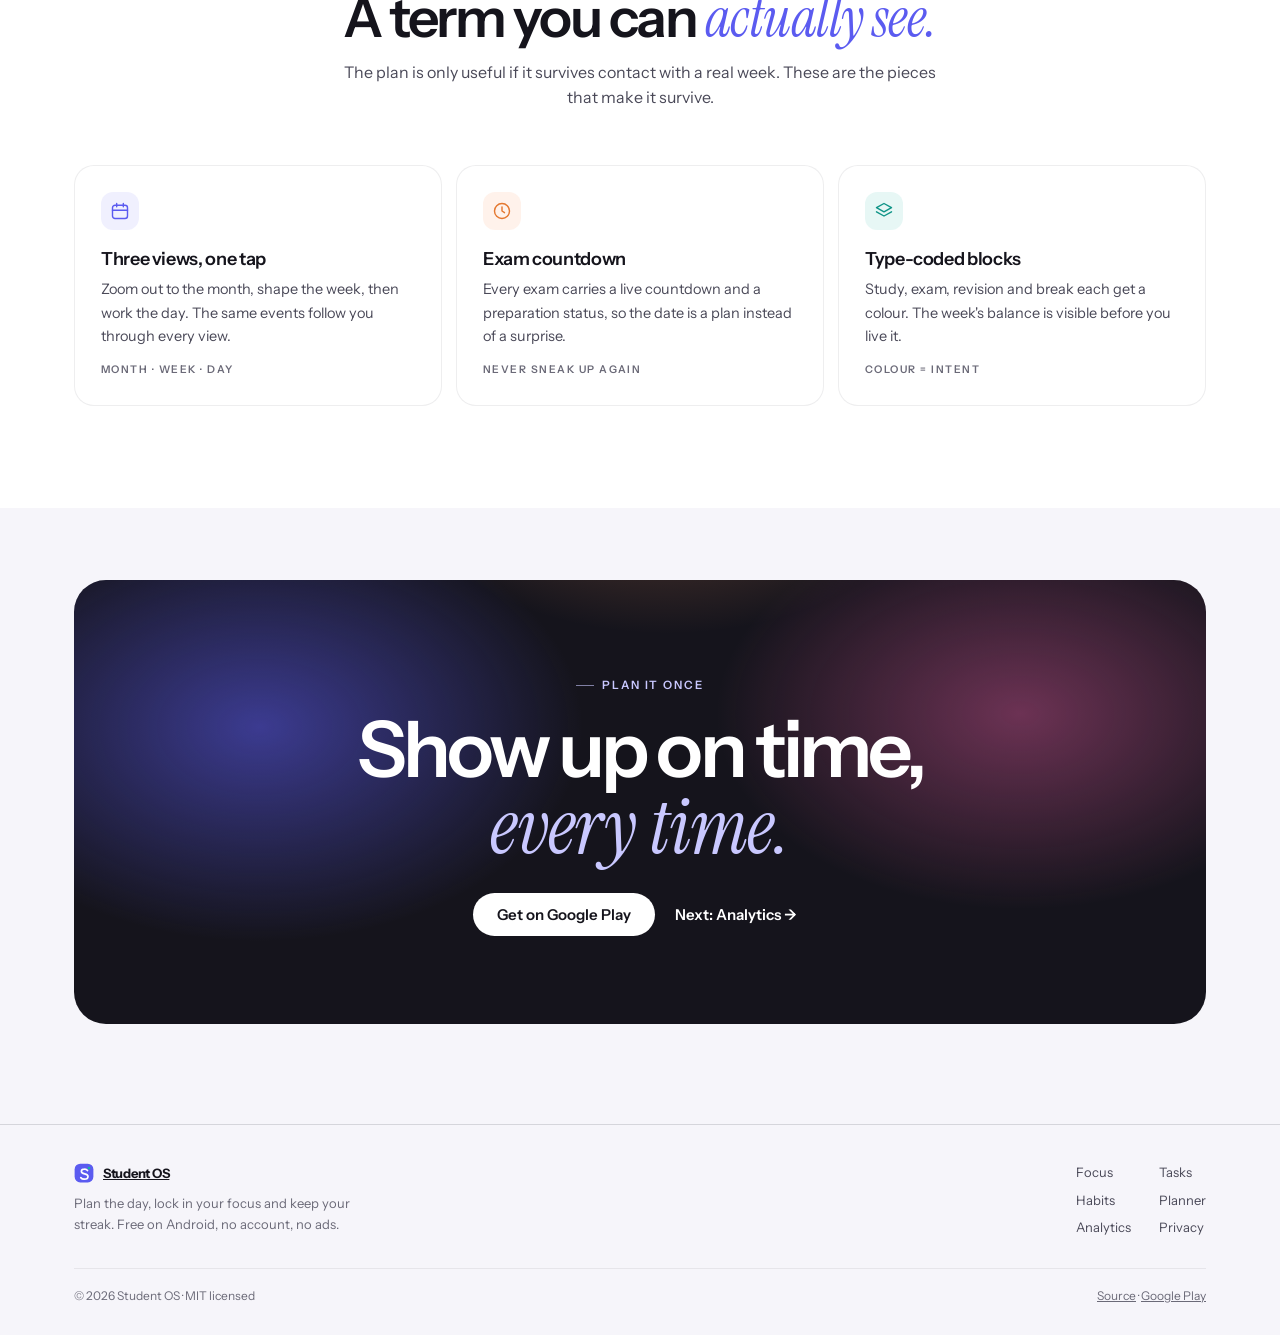
<file: planner.html>
<!DOCTYPE html>
<html lang="en" class="no-js">
<head>
<meta charset="utf-8">
<meta name="viewport" content="width=device-width, initial-scale=1, viewport-fit=cover">
<title>Planner — Student OS</title>
<meta name="description" content="Study planner in Student OS: month, week and day views with exam countdowns and colour-coded study blocks.">
<meta name="theme-color" content="#f6f5fa">
<link rel="icon" href="assets/icon.svg" type="image/svg+xml">
<link rel="preconnect" href="https://fonts.googleapis.com">
<link rel="preconnect" href="https://fonts.gstatic.com" crossorigin>
<link href="https://fonts.googleapis.com/css2?family=Instrument+Sans:wght@400;500;600;700&family=Instrument+Serif:ital@0;1&display=swap" rel="stylesheet">
<link rel="stylesheet" href="assets/site.css">
</head>
<body data-page="planner">
<a class="skip" href="#main">Skip to content</a>

<nav class="nav" id="siteNav" aria-label="Primary">
  <a class="brand" href="index.html">
    <svg class="brand-mark" viewBox="0 0 32 32" aria-hidden="true"><rect x="1" y="1" width="30" height="30" rx="9" fill="#5b5bf0"/><path d="M21.6 12.1a5.6 5.6 0 0 0-4.9-2.2c-2.9 0-4.9 1.5-4.9 3.6 0 2.3 2.1 3.1 5.3 3.8 3.6.8 5.3 1.9 5.3 4.3 0 2.6-2.4 4.3-5.9 4.3a7 7 0 0 1-5.7-2.5" fill="none" stroke="#fff" stroke-width="2.7" stroke-linecap="round"/><circle cx="24" cy="8" r="2.2" fill="#17b3a1"/></svg>
    <span>Student OS</span>
  </a>
  <div class="nav-links">
    <a href="focus.html" data-nav="focus">Focus</a>
    <a href="tasks.html" data-nav="tasks">Tasks</a>
    <a href="habits.html" data-nav="habits">Habits</a>
    <a href="planner.html" data-nav="planner">Planner</a>
    <a href="analytics.html" data-nav="analytics">Analytics</a>
    <a href="privacy.html" data-nav="privacy">Privacy</a>
  </div>
  <a class="go" href="https://play.google.com/store/apps/details?id=com.jainam.studentos">Get the app</a>
  <button class="burger" id="navBurger" type="button" aria-expanded="false" aria-controls="mobileMenu" aria-label="Open menu"><span></span><span></span><span></span></button>
</nav>

<div class="mobile-menu" id="mobileMenu" hidden>
  <a href="index.html">Home</a>
  <a href="focus.html" data-mnav="focus">Focus</a>
  <a href="tasks.html" data-mnav="tasks">Tasks</a>
  <a href="habits.html" data-mnav="habits">Habits</a>
  <a href="planner.html" data-mnav="planner">Planner</a>
  <a href="analytics.html" data-mnav="analytics">Analytics</a>
  <a href="privacy.html" data-mnav="privacy">Privacy</a>
  <a class="go" href="https://play.google.com/store/apps/details?id=com.jainam.studentos">Get the app</a>
</div>

<div class="page-progress" aria-hidden="true"><i id="pageProgress"></i></div>

<main id="main">

  <!-- ═══ hero ═══ -->
  <header class="page-hero">
    <div class="wrap hero-grid">
      <div class="hero-copy">
        <p class="eyebrow">Module 04 · Planner</p>
        <h1>Your term,<br><span class="serif">block by block.</span></h1>
        <p class="lede">Month for the map, week for the plan, day for the grind. Colour-coded study sessions, revision blocks and exam days that never sneak up on you.</p>
        <ul class="checklist">
          <li><span><b>Exam countdown</b> pinned where you can't miss it</span></li>
          <li><span><b>Type-coded events</b> — study, exam, revision, break</span></li>
          <li><span><b>Three views</b>, one tap apart</span></li>
        </ul>
        <div class="btn-row">
          <a class="btn" href="https://play.google.com/store/apps/details?id=com.jainam.studentos">Get the app</a>
          <a class="btn ghost" href="index.html#modules">All modules</a>
        </div>
      </div>
      <div class="hero-visual">
        <figure class="phone-frame tilt">
          <img src="assets/gallery/exams.webp" width="534" height="1170" alt="Student OS exams screen with upcoming exam and countdown in the planner" loading="eager" decoding="async">
        </figure>
        <div class="float-chip fc1">This week<b>12 events</b></div>
        <div class="float-chip fc2">Next exam<b>9 days</b></div>
        <div class="float-chip fc3">Syllabus<b>84% covered</b></div>
      </div>
    </div>
  </header>

  <!-- ═══ week view ═══ -->
  <section class="section">
    <div class="wrap split reverse">
      <div class="split-copy reveal">
        <p class="eyebrow">Week view</p>
        <h2>Seven days, <span class="serif">stacked with intent.</span></h2>
        <p>Every block has a type and a colour — study violet, exam pink, revision lilac, break green. Glance at the shape of the week before it happens, then adjust the plan while it still can be adjusted.</p>
        <ul class="checklist">
          <li><span><b>Month</b> for deadlines and exam dates</span></li>
          <li><span><b>Week</b> for the shape of the work</span></li>
          <li><span><b>Day</b> for the next right thing</span></li>
        </ul>
      </div>
      <div class="visual reveal" data-delay="1">
        <div class="panel">
          <div class="panel-head">
            <span class="label">This week</span>
            <span class="pill indigo"><span class="dot"></span>6h 20m planned</span>
          </div>
          <div class="week-board" aria-label="Illustrative week plan">
            <div class="wd"><i class="wb" style="--h:34%"></i><i class="wb rev" style="--h:18%"></i><span>Mon</span></div>
            <div class="wd"><i class="wb" style="--h:52%"></i><i class="wb rest" style="--h:12%"></i><span>Tue</span></div>
            <div class="wd"><i class="wb rev" style="--h:40%"></i><span>Wed</span></div>
            <div class="wd"><i class="wb" style="--h:58%"></i><i class="wb exam" style="--h:16%"></i><span>Thu</span></div>
            <div class="wd"><i class="wb" style="--h:47%"></i><span>Fri</span></div>
            <div class="wd"><i class="wb rev" style="--h:66%"></i><i class="wb" style="--h:22%"></i><span>Sat</span></div>
            <div class="wd"><i class="wb rest" style="--h:24%"></i><span>Sun</span></div>
          </div>
          <div class="habit-legend">
            <span class="k"><i class="sw on"></i>Study</span>
            <span class="k"><i class="sw" style="background:rgba(155,100,242,.75)"></i>Revision</span>
            <span class="k"><i class="sw" style="background:rgba(238,95,167,.8)"></i>Exam</span>
            <span class="k"><i class="sw" style="background:rgba(23,179,161,.7)"></i>Break</span>
          </div>
        </div>
      </div>
    </div>
  </section>

  <!-- ═══ features ═══ -->
  <section class="section white">
    <div class="wrap">
      <div class="section-head reveal">
        <p class="eyebrow">The method</p>
        <h2>A term you can <span class="serif">actually see.</span></h2>
        <p>The plan is only useful if it survives contact with a real week. These are the pieces that make it survive.</p>
      </div>
      <div class="features">
        <div class="feature reveal">
          <div class="ic"><svg class="icon" aria-hidden="true"><use href="#i-calendar"/></svg></div>
          <h3>Three views, one tap</h3>
          <p>Zoom out to the month, shape the week, then work the day. The same events follow you through every view.</p>
          <span class="tag">Month · week · day</span>
        </div>
        <div class="feature warm reveal" data-delay="1">
          <div class="ic"><svg class="icon" aria-hidden="true"><use href="#i-clock"/></svg></div>
          <h3>Exam countdown</h3>
          <p>Every exam carries a live countdown and a preparation status, so the date is a plan instead of a surprise.</p>
          <span class="tag">Never sneak up again</span>
        </div>
        <div class="feature accent reveal" data-delay="2">
          <div class="ic"><svg class="icon" aria-hidden="true"><use href="#i-layers"/></svg></div>
          <h3>Type-coded blocks</h3>
          <p>Study, exam, revision and break each get a colour. The week's balance is visible before you live it.</p>
          <span class="tag">Colour = intent</span>
        </div>
      </div>
    </div>
  </section>

  <!-- ═══ CTA ═══ -->
  <section class="cta-wrap">
    <div class="wrap">
      <div class="cta-card reveal">
        <p class="eyebrow">Plan it once</p>
        <h2>Show up on time,<br><span class="serif">every time.</span></h2>
        <div class="btn-row">
          <a class="btn light" href="https://play.google.com/store/apps/details?id=com.jainam.studentos">Get on Google Play</a>
          <a class="btn ghost" href="analytics.html">Next: Analytics →</a>
        </div>
      </div>
    </div>
  </section>

</main>

<footer class="site-footer">
  <div class="wrap">
    <div class="foot-top">
      <div>
        <a class="foot-brand" href="index.html">
          <svg class="brand-mark" viewBox="0 0 32 32" aria-hidden="true"><rect x="1" y="1" width="30" height="30" rx="9" fill="#5b5bf0"/><path d="M21.6 12.1a5.6 5.6 0 0 0-4.9-2.2c-2.9 0-4.9 1.5-4.9 3.6 0 2.3 2.1 3.1 5.3 3.8 3.6.8 5.3 1.9 5.3 4.3 0 2.6-2.4 4.3-5.9 4.3a7 7 0 0 1-5.7-2.5" fill="none" stroke="#fff" stroke-width="2.7" stroke-linecap="round"/><circle cx="24" cy="8" r="2.2" fill="#17b3a1"/></svg>
          <span>Student OS</span>
        </a>
        <p class="foot-note">Plan the day, lock in your focus and keep your streak. Free on Android, no account, no ads.</p>
      </div>
      <nav class="foot-links" aria-label="Footer">
        <a href="focus.html">Focus</a>
        <a href="tasks.html">Tasks</a>
        <a href="habits.html">Habits</a>
        <a href="planner.html">Planner</a>
        <a href="analytics.html">Analytics</a>
        <a href="privacy.html">Privacy</a>
      </nav>
    </div>
    <div class="foot-bottom">
      <span>© <span id="year">2026</span> Student OS · MIT licensed</span>
      <span><a href="https://github.com/jainam6610/student-os">Source</a> · <a href="https://play.google.com/store/apps/details?id=com.jainam.studentos">Google Play</a></span>
    </div>
  </div>
</footer>

<button class="back-top" id="backTop" type="button" aria-label="Back to top">↑</button>
<script src="assets/site.js" defer></script>
</body>
</html>
</file>
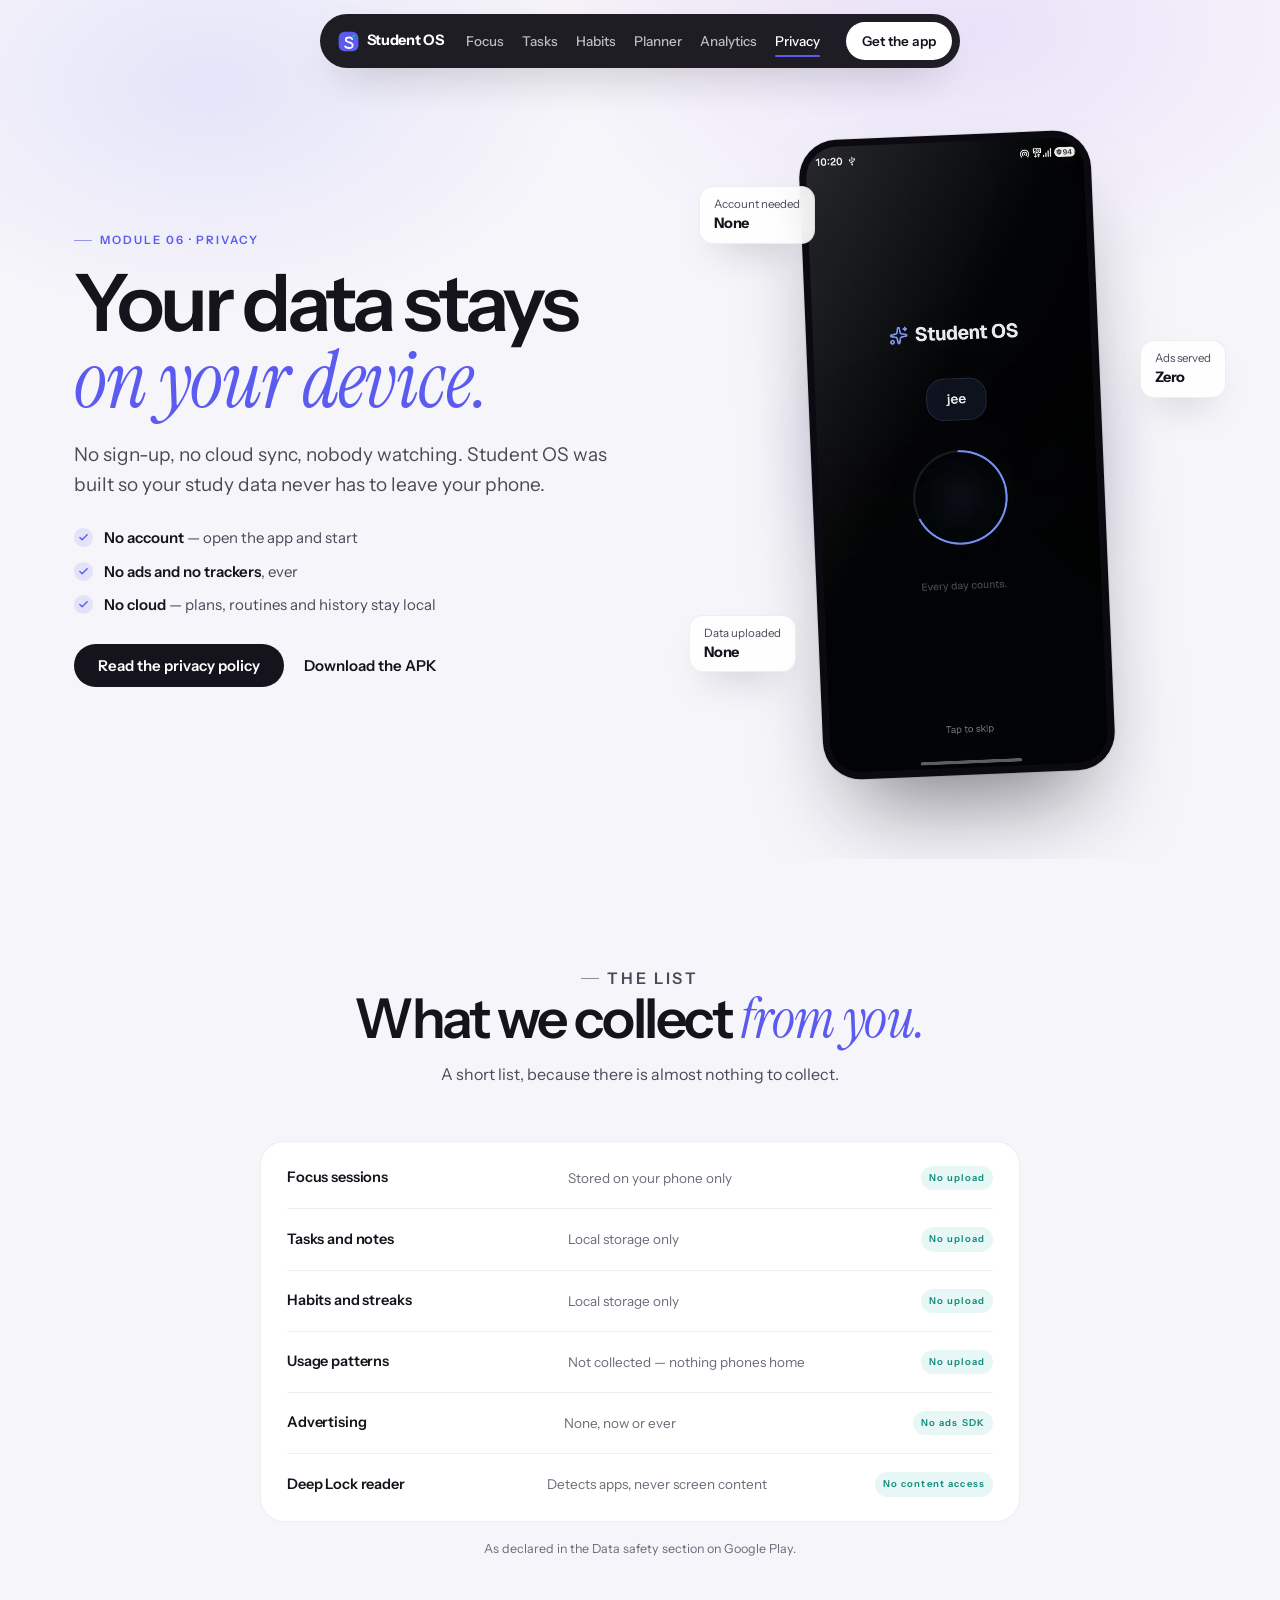
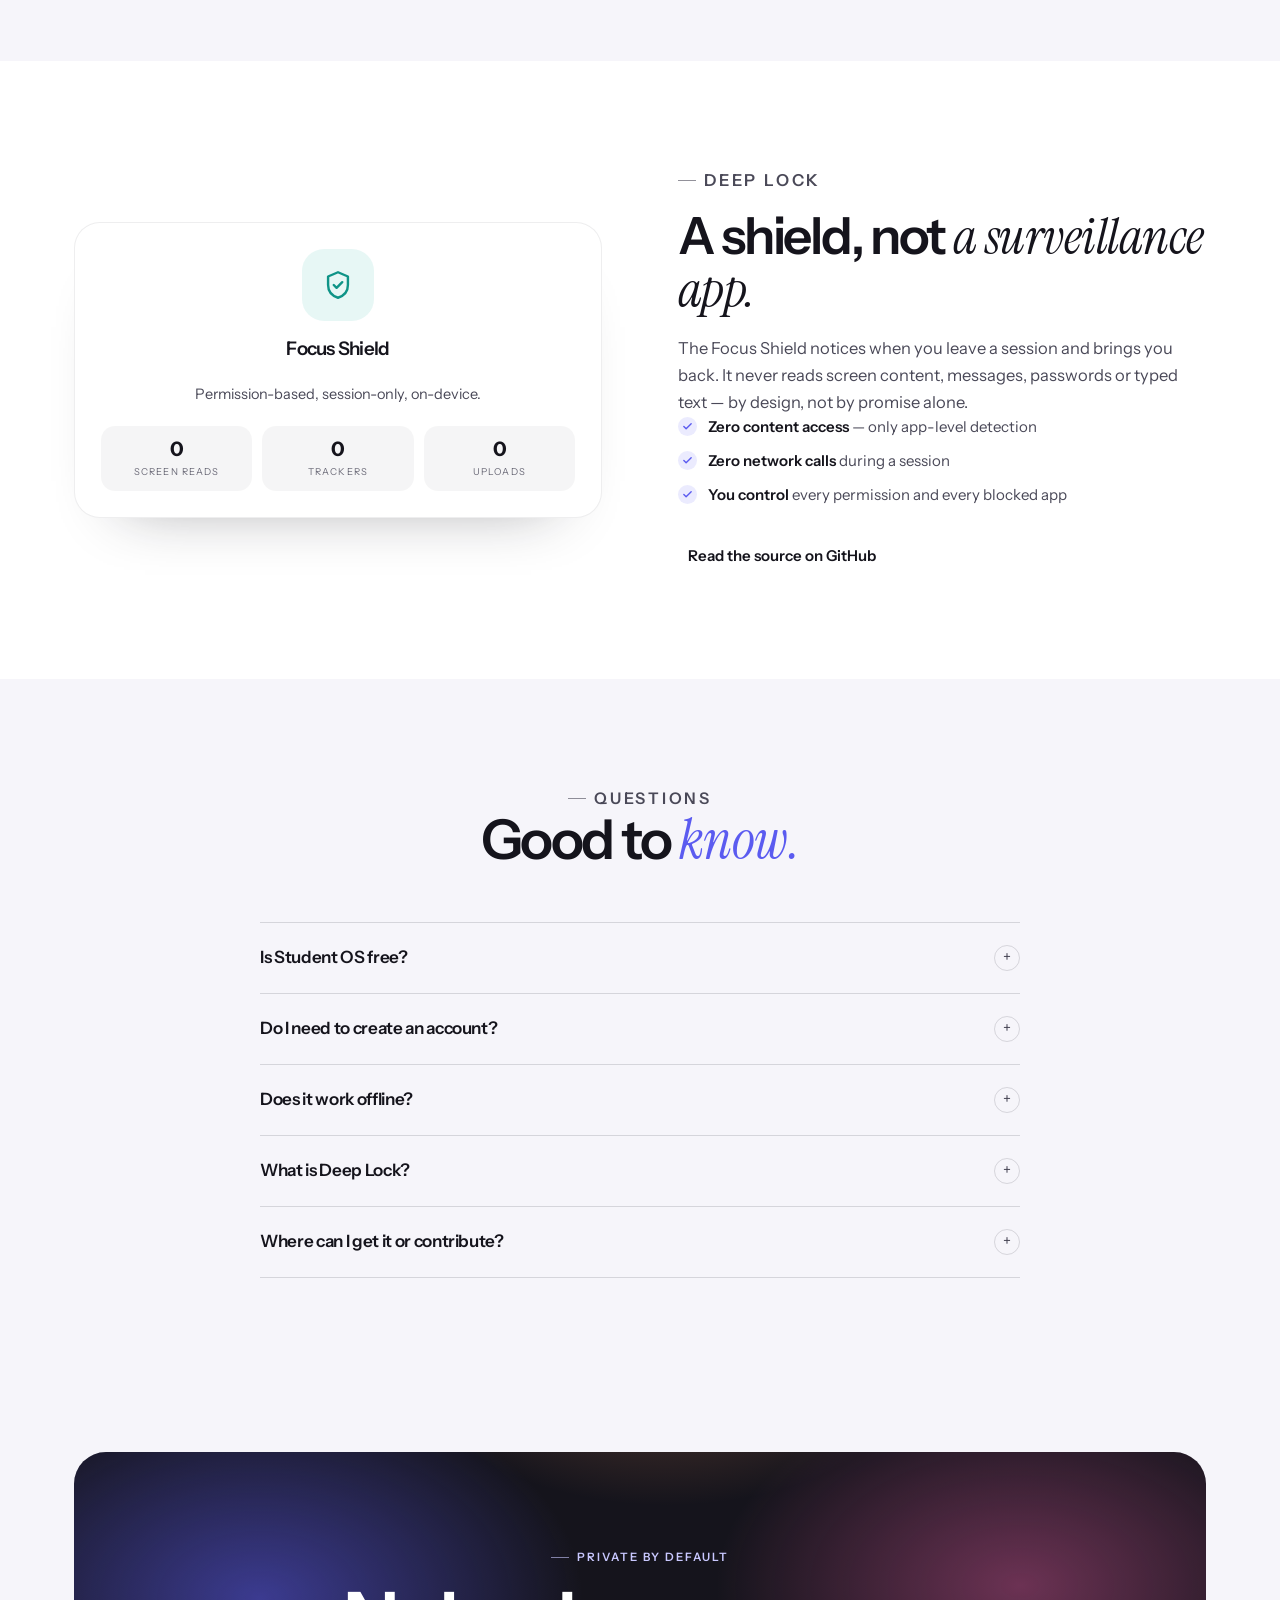
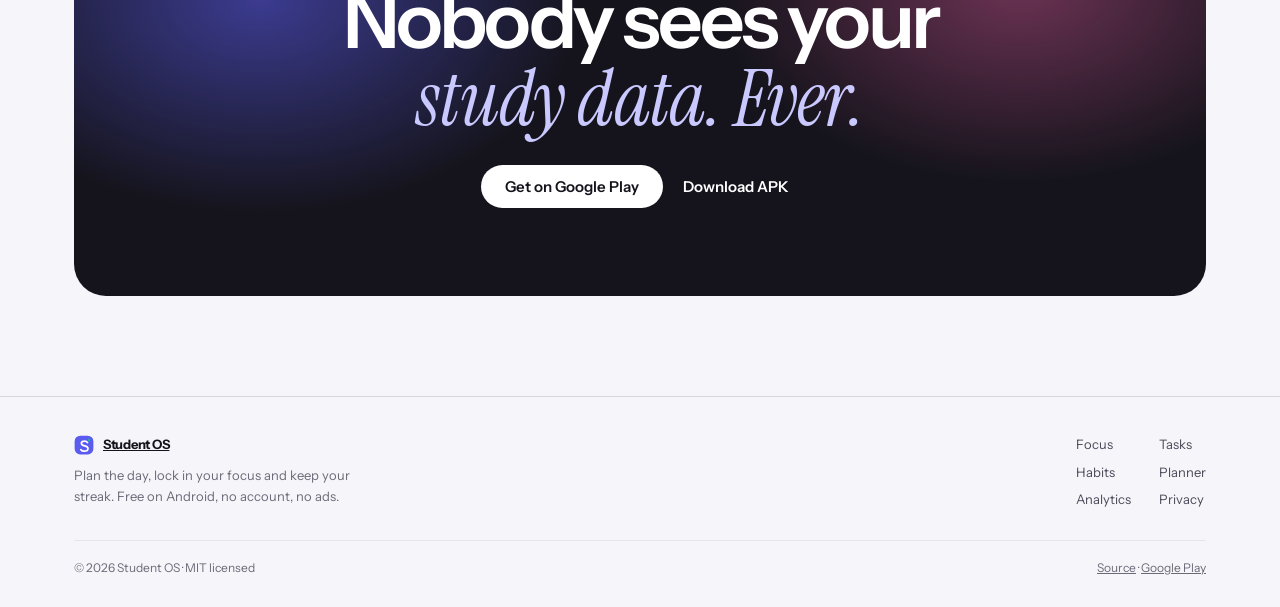
<file: privacy.html>
<!DOCTYPE html>
<html lang="en" class="no-js">
<head>
<meta charset="utf-8">
<meta name="viewport" content="width=device-width, initial-scale=1, viewport-fit=cover">
<title>Privacy — Student OS</title>
<meta name="description" content="Student OS privacy: no account, no ads, no cloud. Your study data stays on your device, and Deep Lock never reads your screen.">
<meta name="theme-color" content="#f6f5fa">
<link rel="icon" href="assets/icon.svg" type="image/svg+xml">
<link rel="preconnect" href="https://fonts.googleapis.com">
<link rel="preconnect" href="https://fonts.gstatic.com" crossorigin>
<link href="https://fonts.googleapis.com/css2?family=Instrument+Sans:wght@400;500;600;700&family=Instrument+Serif:ital@0;1&display=swap" rel="stylesheet">
<link rel="stylesheet" href="assets/site.css">
</head>
<body data-page="privacy">
<a class="skip" href="#main">Skip to content</a>

<nav class="nav" id="siteNav" aria-label="Primary">
  <a class="brand" href="index.html">
    <svg class="brand-mark" viewBox="0 0 32 32" aria-hidden="true"><rect x="1" y="1" width="30" height="30" rx="9" fill="#5b5bf0"/><path d="M21.6 12.1a5.6 5.6 0 0 0-4.9-2.2c-2.9 0-4.9 1.5-4.9 3.6 0 2.3 2.1 3.1 5.3 3.8 3.6.8 5.3 1.9 5.3 4.3 0 2.6-2.4 4.3-5.9 4.3a7 7 0 0 1-5.7-2.5" fill="none" stroke="#fff" stroke-width="2.7" stroke-linecap="round"/><circle cx="24" cy="8" r="2.2" fill="#17b3a1"/></svg>
    <span>Student OS</span>
  </a>
  <div class="nav-links">
    <a href="focus.html" data-nav="focus">Focus</a>
    <a href="tasks.html" data-nav="tasks">Tasks</a>
    <a href="habits.html" data-nav="habits">Habits</a>
    <a href="planner.html" data-nav="planner">Planner</a>
    <a href="analytics.html" data-nav="analytics">Analytics</a>
    <a href="privacy.html" data-nav="privacy">Privacy</a>
  </div>
  <a class="go" href="https://play.google.com/store/apps/details?id=com.jainam.studentos">Get the app</a>
  <button class="burger" id="navBurger" type="button" aria-expanded="false" aria-controls="mobileMenu" aria-label="Open menu"><span></span><span></span><span></span></button>
</nav>

<div class="mobile-menu" id="mobileMenu" hidden>
  <a href="index.html">Home</a>
  <a href="focus.html" data-mnav="focus">Focus</a>
  <a href="tasks.html" data-mnav="tasks">Tasks</a>
  <a href="habits.html" data-mnav="habits">Habits</a>
  <a href="planner.html" data-mnav="planner">Planner</a>
  <a href="analytics.html" data-mnav="analytics">Analytics</a>
  <a href="privacy.html" data-mnav="privacy">Privacy</a>
  <a class="go" href="https://play.google.com/store/apps/details?id=com.jainam.studentos">Get the app</a>
</div>

<div class="page-progress" aria-hidden="true"><i id="pageProgress"></i></div>

<main id="main">

  <!-- ═══ hero ═══ -->
  <header class="page-hero">
    <div class="wrap hero-grid">
      <div class="hero-copy">
        <p class="eyebrow">Module 06 · Privacy</p>
        <h1>Your data stays<br><span class="serif">on your device.</span></h1>
        <p class="lede">No sign-up, no cloud sync, nobody watching. Student OS was built so your study data never has to leave your phone.</p>
        <ul class="checklist">
          <li><span><b>No account</b> — open the app and start</span></li>
          <li><span><b>No ads and no trackers</b>, ever</span></li>
          <li><span><b>No cloud</b> — plans, routines and history stay local</span></li>
        </ul>
        <div class="btn-row">
          <a class="btn" href="https://studentos-privacy-hub.lovable.app" target="_blank" rel="noopener">Read the privacy policy</a>
          <a class="btn ghost" href="https://github.com/jainam6610/student-os/releases/latest" target="_blank" rel="noopener">Download the APK</a>
        </div>
      </div>
      <div class="hero-visual">
        <figure class="phone-frame tilt">
          <img src="assets/gallery/splash.webp" width="534" height="1170" alt="Student OS welcome screen with no sign-up required" loading="eager" decoding="async">
        </figure>
        <div class="float-chip fc1">Account needed<b>None</b></div>
        <div class="float-chip fc2">Ads served<b>Zero</b></div>
        <div class="float-chip fc3">Data uploaded<b>None</b></div>
      </div>
    </div>
  </header>

  <!-- ═══ data table ═══ -->
  <section class="section">
    <div class="wrap">
      <div class="section-head reveal">
        <p class="eyebrow">The list</p>
        <h2>What we collect <span class="serif">from you.</span></h2>
        <p>A short list, because there is almost nothing to collect.</p>
      </div>
      <div class="data-table reveal">
        <div class="drow"><b>Focus sessions</b><span>Stored on your phone only</span><em>No upload</em></div>
        <div class="drow"><b>Tasks and notes</b><span>Local storage only</span><em>No upload</em></div>
        <div class="drow"><b>Habits and streaks</b><span>Local storage only</span><em>No upload</em></div>
        <div class="drow"><b>Usage patterns</b><span>Not collected — nothing phones home</span><em>No upload</em></div>
        <div class="drow"><b>Advertising</b><span>None, now or ever</span><em>No ads SDK</em></div>
        <div class="drow"><b>Deep Lock reader</b><span>Detects apps, never screen content</span><em>No content access</em></div>
      </div>
      <p class="center reveal" style="margin-top:18px;font-size:12.5px;color:var(--muted)">As declared in the Data safety section on Google Play.</p>
    </div>
  </section>

  <!-- ═══ shield ═══ -->
  <section class="section white">
    <div class="wrap split reverse">
      <div class="split-copy reveal">
        <p class="eyebrow">Deep Lock</p>
        <h2>A shield, not <span class="serif">a surveillance app.</span></h2>
        <p>The Focus Shield notices when you leave a session and brings you back. It never reads screen content, messages, passwords or typed text — by design, not by promise alone.</p>
        <ul class="checklist">
          <li><span><b>Zero content access</b> — only app-level detection</span></li>
          <li><span><b>Zero network calls</b> during a session</span></li>
          <li><span><b>You control</b> every permission and every blocked app</span></li>
        </ul>
        <div class="btn-row">
          <a class="btn ghost" href="https://github.com/jainam6610/student-os">Read the source on GitHub</a>
        </div>
      </div>
      <div class="visual reveal" data-delay="1">
        <div class="panel center">
          <div class="lock-badge"><svg class="icon" aria-hidden="true"><use href="#i-shield"/></svg></div>
          <h3>Focus Shield</h3>
          <p class="mt" style="color:var(--ink-soft);font-size:14.5px">Permission-based, session-only, on-device.</p>
          <div class="lock-stats">
            <div class="lock-stat"><b>0</b><span>Screen reads</span></div>
            <div class="lock-stat"><b>0</b><span>Trackers</span></div>
            <div class="lock-stat"><b>0</b><span>Uploads</span></div>
          </div>
        </div>
      </div>
    </div>
  </section>

  <!-- ═══ FAQ ═══ -->
  <section class="section" id="faq">
    <div class="wrap">
      <div class="section-head reveal">
        <p class="eyebrow">Questions</p>
        <h2>Good to <span class="serif">know.</span></h2>
      </div>
      <div class="faq reveal">
        <div class="faq-item">
          <button class="faq-q" type="button" aria-expanded="false" aria-controls="faq-1">Is Student OS free?<span class="pm" aria-hidden="true">+</span></button>
          <div class="faq-a" id="faq-1" hidden><p>Yes — Student OS is free to download on Google Play, with no ads and no account required. It is also open source on GitHub.</p></div>
        </div>
        <div class="faq-item">
          <button class="faq-q" type="button" aria-expanded="false" aria-controls="faq-2">Do I need to create an account?<span class="pm" aria-hidden="true">+</span></button>
          <div class="faq-a" id="faq-2" hidden><p>No. Everything is stored locally on your device. There is no sign-up, no cloud and no tracking — your data never leaves your phone.</p></div>
        </div>
        <div class="faq-item">
          <button class="faq-q" type="button" aria-expanded="false" aria-controls="faq-3">Does it work offline?<span class="pm" aria-hidden="true">+</span></button>
          <div class="faq-a" id="faq-3" hidden><p>Completely. Student OS is offline-first. The Android app works fully without a connection, and the web version is a static site that loads from cache.</p></div>
        </div>
        <div class="faq-item">
          <button class="faq-q" type="button" aria-expanded="false" aria-controls="faq-4">What is Deep Lock?<span class="pm" aria-hidden="true">+</span></button>
          <div class="faq-a" id="faq-4" hidden><p>Deep Lock is the Android Focus Shield. During a focus session it detects distracting apps and nudges you back. It never reads screen content, messages, passwords or typed text.</p></div>
        </div>
        <div class="faq-item">
          <button class="faq-q" type="button" aria-expanded="false" aria-controls="faq-5">Where can I get it or contribute?<span class="pm" aria-hidden="true">+</span></button>
          <div class="faq-a" id="faq-5" hidden><p>Install from Google Play, or grab the APK from the GitHub releases. The source is MIT-licensed and contributions are welcome.</p></div>
        </div>
      </div>
    </div>
  </section>

  <!-- ═══ CTA ═══ -->
  <section class="cta-wrap">
    <div class="wrap">
      <div class="cta-card reveal">
        <p class="eyebrow">Private by default</p>
        <h2>Nobody sees your<br><span class="serif">study data. Ever.</span></h2>
        <div class="btn-row">
          <a class="btn light" href="https://play.google.com/store/apps/details?id=com.jainam.studentos">Get on Google Play</a>
          <a class="btn ghost" href="https://github.com/jainam6610/student-os/releases/latest" target="_blank" rel="noopener">Download APK</a>
        </div>
      </div>
    </div>
  </section>

</main>

<footer class="site-footer">
  <div class="wrap">
    <div class="foot-top">
      <div>
        <a class="foot-brand" href="index.html">
          <svg class="brand-mark" viewBox="0 0 32 32" aria-hidden="true"><rect x="1" y="1" width="30" height="30" rx="9" fill="#5b5bf0"/><path d="M21.6 12.1a5.6 5.6 0 0 0-4.9-2.2c-2.9 0-4.9 1.5-4.9 3.6 0 2.3 2.1 3.1 5.3 3.8 3.6.8 5.3 1.9 5.3 4.3 0 2.6-2.4 4.3-5.9 4.3a7 7 0 0 1-5.7-2.5" fill="none" stroke="#fff" stroke-width="2.7" stroke-linecap="round"/><circle cx="24" cy="8" r="2.2" fill="#17b3a1"/></svg>
          <span>Student OS</span>
        </a>
        <p class="foot-note">Plan the day, lock in your focus and keep your streak. Free on Android, no account, no ads.</p>
      </div>
      <nav class="foot-links" aria-label="Footer">
        <a href="focus.html">Focus</a>
        <a href="tasks.html">Tasks</a>
        <a href="habits.html">Habits</a>
        <a href="planner.html">Planner</a>
        <a href="analytics.html">Analytics</a>
        <a href="privacy.html">Privacy</a>
      </nav>
    </div>
    <div class="foot-bottom">
      <span>© <span id="year">2026</span> Student OS · MIT licensed</span>
      <span><a href="https://github.com/jainam6610/student-os">Source</a> · <a href="https://play.google.com/store/apps/details?id=com.jainam.studentos">Google Play</a></span>
    </div>
  </div>
</footer>

<button class="back-top" id="backTop" type="button" aria-label="Back to top">↑</button>
<script src="assets/site.js" defer></script>
</body>
</html>
</file>
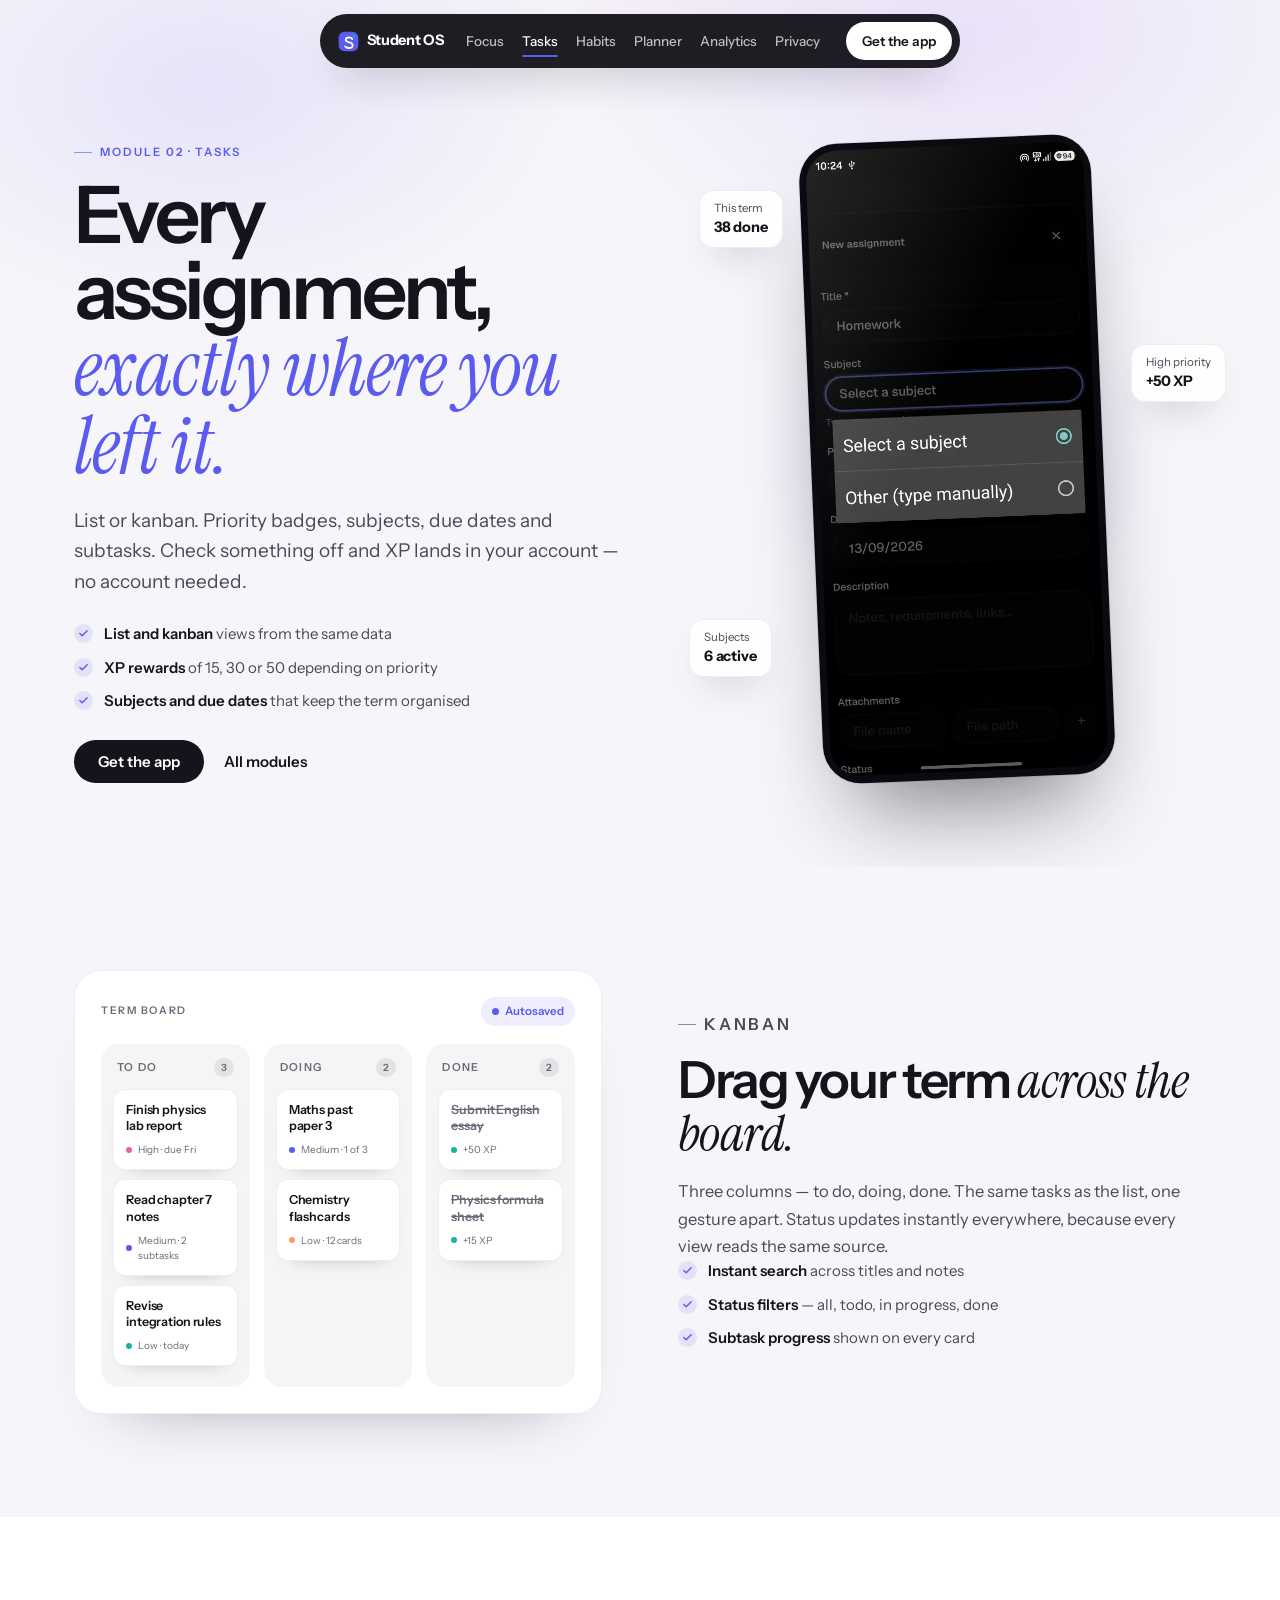
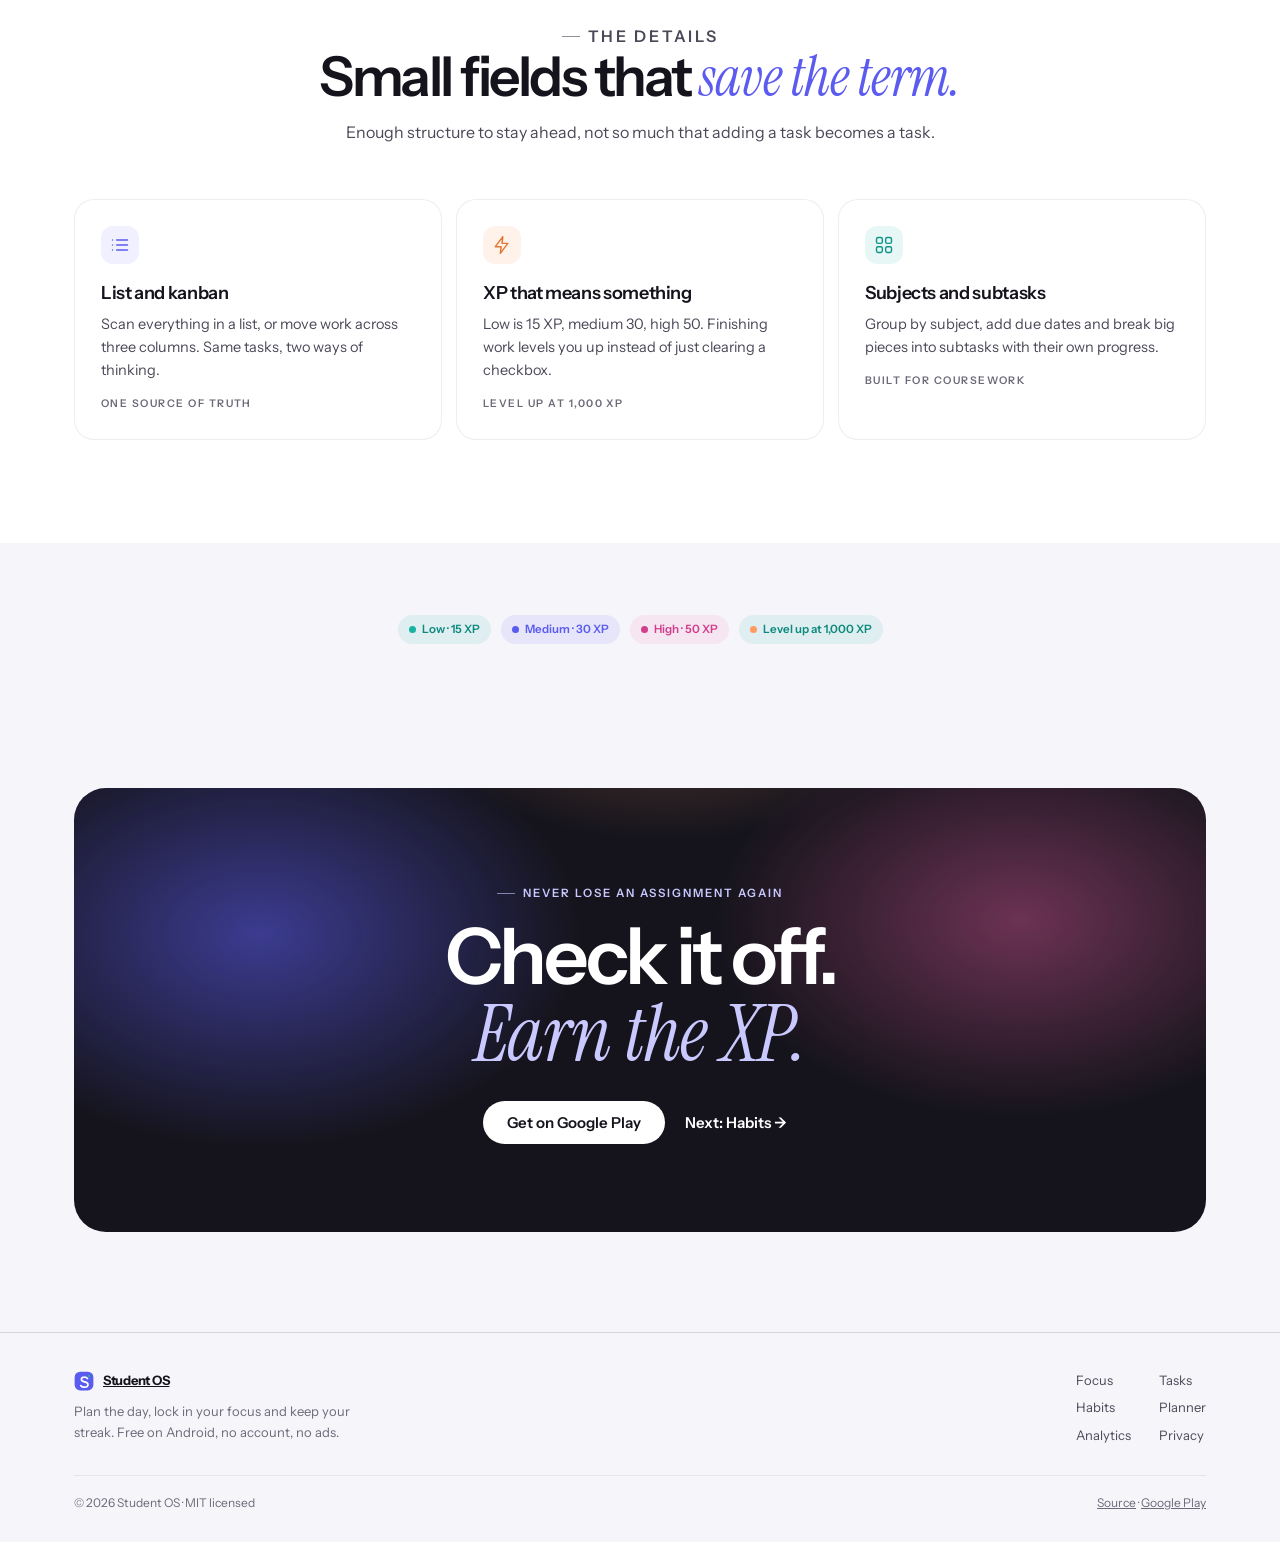
<file: tasks.html>
<!DOCTYPE html>
<html lang="en" class="no-js">
<head>
<meta charset="utf-8">
<meta name="viewport" content="width=device-width, initial-scale=1, viewport-fit=cover">
<title>Tasks — Student OS</title>
<meta name="description" content="Task manager in Student OS: list and kanban views, priorities, subjects, due dates, subtasks and XP for completed work.">
<meta name="theme-color" content="#f6f5fa">
<link rel="icon" href="assets/icon.svg" type="image/svg+xml">
<link rel="preconnect" href="https://fonts.googleapis.com">
<link rel="preconnect" href="https://fonts.gstatic.com" crossorigin>
<link href="https://fonts.googleapis.com/css2?family=Instrument+Sans:wght@400;500;600;700&family=Instrument+Serif:ital@0;1&display=swap" rel="stylesheet">
<link rel="stylesheet" href="assets/site.css">
</head>
<body data-page="tasks">
<a class="skip" href="#main">Skip to content</a>

<nav class="nav" id="siteNav" aria-label="Primary">
  <a class="brand" href="index.html">
    <svg class="brand-mark" viewBox="0 0 32 32" aria-hidden="true"><rect x="1" y="1" width="30" height="30" rx="9" fill="#5b5bf0"/><path d="M21.6 12.1a5.6 5.6 0 0 0-4.9-2.2c-2.9 0-4.9 1.5-4.9 3.6 0 2.3 2.1 3.1 5.3 3.8 3.6.8 5.3 1.9 5.3 4.3 0 2.6-2.4 4.3-5.9 4.3a7 7 0 0 1-5.7-2.5" fill="none" stroke="#fff" stroke-width="2.7" stroke-linecap="round"/><circle cx="24" cy="8" r="2.2" fill="#17b3a1"/></svg>
    <span>Student OS</span>
  </a>
  <div class="nav-links">
    <a href="focus.html" data-nav="focus">Focus</a>
    <a href="tasks.html" data-nav="tasks">Tasks</a>
    <a href="habits.html" data-nav="habits">Habits</a>
    <a href="planner.html" data-nav="planner">Planner</a>
    <a href="analytics.html" data-nav="analytics">Analytics</a>
    <a href="privacy.html" data-nav="privacy">Privacy</a>
  </div>
  <a class="go" href="https://play.google.com/store/apps/details?id=com.jainam.studentos">Get the app</a>
  <button class="burger" id="navBurger" type="button" aria-expanded="false" aria-controls="mobileMenu" aria-label="Open menu"><span></span><span></span><span></span></button>
</nav>

<div class="mobile-menu" id="mobileMenu" hidden>
  <a href="index.html">Home</a>
  <a href="focus.html" data-mnav="focus">Focus</a>
  <a href="tasks.html" data-mnav="tasks">Tasks</a>
  <a href="habits.html" data-mnav="habits">Habits</a>
  <a href="planner.html" data-mnav="planner">Planner</a>
  <a href="analytics.html" data-mnav="analytics">Analytics</a>
  <a href="privacy.html" data-mnav="privacy">Privacy</a>
  <a class="go" href="https://play.google.com/store/apps/details?id=com.jainam.studentos">Get the app</a>
</div>

<div class="page-progress" aria-hidden="true"><i id="pageProgress"></i></div>

<main id="main">

  <!-- ═══ hero ═══ -->
  <header class="page-hero">
    <div class="wrap hero-grid">
      <div class="hero-copy">
        <p class="eyebrow">Module 02 · Tasks</p>
        <h1>Every assignment,<br><span class="serif">exactly where you left it.</span></h1>
        <p class="lede">List or kanban. Priority badges, subjects, due dates and subtasks. Check something off and XP lands in your account — no account needed.</p>
        <ul class="checklist">
          <li><span><b>List and kanban</b> views from the same data</span></li>
          <li><span><b>XP rewards</b> of 15, 30 or 50 depending on priority</span></li>
          <li><span><b>Subjects and due dates</b> that keep the term organised</span></li>
        </ul>
        <div class="btn-row">
          <a class="btn" href="https://play.google.com/store/apps/details?id=com.jainam.studentos">Get the app</a>
          <a class="btn ghost" href="index.html#modules">All modules</a>
        </div>
      </div>
      <div class="hero-visual">
        <figure class="phone-frame tilt">
          <img src="assets/gallery/assignment.webp" width="534" height="1170" alt="New assignment sheet in Student OS with the subject picker open" loading="eager" decoding="async">
        </figure>
        <div class="float-chip fc1">This term<b>38 done</b></div>
        <div class="float-chip fc2">High priority<b>+50 XP</b></div>
        <div class="float-chip fc3">Subjects<b>6 active</b></div>
      </div>
    </div>
  </header>

  <!-- ═══ kanban ═══ -->
  <section class="section">
    <div class="wrap split reverse">
      <div class="split-copy reveal">
        <p class="eyebrow">Kanban</p>
        <h2>Drag your term <span class="serif">across the board.</span></h2>
        <p>Three columns — to do, doing, done. The same tasks as the list, one gesture apart. Status updates instantly everywhere, because every view reads the same source.</p>
        <ul class="checklist">
          <li><span><b>Instant search</b> across titles and notes</span></li>
          <li><span><b>Status filters</b> — all, todo, in progress, done</span></li>
          <li><span><b>Subtask progress</b> shown on every card</span></li>
        </ul>
      </div>
      <div class="visual reveal" data-delay="1">
        <div class="panel">
          <div class="panel-head">
            <span class="label">Term board</span>
            <span class="pill indigo"><span class="dot"></span>Autosaved</span>
          </div>
          <div class="kanban">
            <div class="kcol">
              <div class="khead">To do <span>3</span></div>
              <div class="kcard"><b>Finish physics lab report</b><span style="--c:#ee5fa7">High · due Fri</span></div>
              <div class="kcard"><b>Read chapter 7 notes</b><span style="--c:#5b5bf0">Medium · 2 subtasks</span></div>
              <div class="kcard"><b>Revise integration rules</b><span style="--c:#17b3a1">Low · today</span></div>
            </div>
            <div class="kcol">
              <div class="khead">Doing <span>2</span></div>
              <div class="kcard"><b>Maths past paper 3</b><span style="--c:#5b5bf0">Medium · 1 of 3</span></div>
              <div class="kcard"><b>Chemistry flashcards</b><span style="--c:#ff9b62">Low · 12 cards</span></div>
            </div>
            <div class="kcol">
              <div class="khead">Done <span>2</span></div>
              <div class="kcard done"><b>Submit English essay</b><span style="--c:#17b3a1">+50 XP</span></div>
              <div class="kcard done"><b>Physics formula sheet</b><span style="--c:#17b3a1">+15 XP</span></div>
            </div>
          </div>
        </div>
      </div>
    </div>
  </section>

  <!-- ═══ features ═══ -->
  <section class="section white">
    <div class="wrap">
      <div class="section-head reveal">
        <p class="eyebrow">The details</p>
        <h2>Small fields that <span class="serif">save the term.</span></h2>
        <p>Enough structure to stay ahead, not so much that adding a task becomes a task.</p>
      </div>
      <div class="features">
        <div class="feature reveal">
          <div class="ic"><svg class="icon" aria-hidden="true"><use href="#i-list"/></svg></div>
          <h3>List and kanban</h3>
          <p>Scan everything in a list, or move work across three columns. Same tasks, two ways of thinking.</p>
          <span class="tag">One source of truth</span>
        </div>
        <div class="feature warm reveal" data-delay="1">
          <div class="ic"><svg class="icon" aria-hidden="true"><use href="#i-bolt"/></svg></div>
          <h3>XP that means something</h3>
          <p>Low is 15 XP, medium 30, high 50. Finishing work levels you up instead of just clearing a checkbox.</p>
          <span class="tag">Level up at 1,000 XP</span>
        </div>
        <div class="feature accent reveal" data-delay="2">
          <div class="ic"><svg class="icon" aria-hidden="true"><use href="#i-grid"/></svg></div>
          <h3>Subjects and subtasks</h3>
          <p>Group by subject, add due dates and break big pieces into subtasks with their own progress.</p>
          <span class="tag">Built for coursework</span>
        </div>
      </div>
    </div>
  </section>

  <!-- ═══ XP strip ═══ -->
  <section class="section tight">
    <div class="wrap">
      <div class="reveal" style="display:flex;gap:10px;flex-wrap:wrap;justify-content:center">
        <span class="pill"><span class="dot" style="color:#17b3a1"></span>Low · 15 XP</span>
        <span class="pill indigo"><span class="dot"></span>Medium · 30 XP</span>
        <span class="pill rose"><span class="dot"></span>High · 50 XP</span>
        <span class="pill"><span class="dot" style="color:#ff9b62"></span>Level up at 1,000 XP</span>
      </div>
    </div>
  </section>

  <!-- ═══ CTA ═══ -->
  <section class="cta-wrap">
    <div class="wrap">
      <div class="cta-card reveal">
        <p class="eyebrow">Never lose an assignment again</p>
        <h2>Check it off.<br><span class="serif">Earn the XP.</span></h2>
        <div class="btn-row">
          <a class="btn light" href="https://play.google.com/store/apps/details?id=com.jainam.studentos">Get on Google Play</a>
          <a class="btn ghost" href="habits.html">Next: Habits →</a>
        </div>
      </div>
    </div>
  </section>

</main>

<footer class="site-footer">
  <div class="wrap">
    <div class="foot-top">
      <div>
        <a class="foot-brand" href="index.html">
          <svg class="brand-mark" viewBox="0 0 32 32" aria-hidden="true"><rect x="1" y="1" width="30" height="30" rx="9" fill="#5b5bf0"/><path d="M21.6 12.1a5.6 5.6 0 0 0-4.9-2.2c-2.9 0-4.9 1.5-4.9 3.6 0 2.3 2.1 3.1 5.3 3.8 3.6.8 5.3 1.9 5.3 4.3 0 2.6-2.4 4.3-5.9 4.3a7 7 0 0 1-5.7-2.5" fill="none" stroke="#fff" stroke-width="2.7" stroke-linecap="round"/><circle cx="24" cy="8" r="2.2" fill="#17b3a1"/></svg>
          <span>Student OS</span>
        </a>
        <p class="foot-note">Plan the day, lock in your focus and keep your streak. Free on Android, no account, no ads.</p>
      </div>
      <nav class="foot-links" aria-label="Footer">
        <a href="focus.html">Focus</a>
        <a href="tasks.html">Tasks</a>
        <a href="habits.html">Habits</a>
        <a href="planner.html">Planner</a>
        <a href="analytics.html">Analytics</a>
        <a href="privacy.html">Privacy</a>
      </nav>
    </div>
    <div class="foot-bottom">
      <span>© <span id="year">2026</span> Student OS · MIT licensed</span>
      <span><a href="https://github.com/jainam6610/student-os">Source</a> · <a href="https://play.google.com/store/apps/details?id=com.jainam.studentos">Google Play</a></span>
    </div>
  </div>
</footer>

<button class="back-top" id="backTop" type="button" aria-label="Back to top">↑</button>
<script src="assets/site.js" defer></script>
</body>
</html>
</file>
<file: assets/site.css>
/* ═════════════════════════════════════════════════════════════
   Student OS — shared design system
   Light editorial theme used by every page. The landing page keeps
   its scroll-story CSS inline; everything shared lives here.
   ═════════════════════════════════════════════════════════════ */

:root{
  --ink:#15141c;
  --ink-soft:#4a4958;
  --muted:#6b6a78;
  --paper:#f6f5fa;
  --white:#fff;
  --line:rgba(20,19,28,.14);
  --line-soft:rgba(20,19,28,.07);
  --indigo:#5b5bf0;
  --teal:#17b3a1;
  --violet:#9b64f2;
  --amber:#ff9b62;
  --rose:#ee5fa7;
  --radius:22px;
  --max:1180px;
  --shadow:0 30px 60px -30px rgba(20,19,28,.35);
  --ease:cubic-bezier(.16,1,.3,1);
  --font:'Instrument Sans',system-ui,-apple-system,Segoe UI,sans-serif;
  --serif:'Instrument Serif',Georgia,serif;
  color-scheme:light;
}

*,*::before,*::after{box-sizing:border-box}
html{scroll-behavior:smooth;-webkit-text-size-adjust:100%}
body{
  margin:0;background:var(--paper);color:var(--ink);
  font-family:var(--font);font-size:16px;line-height:1.5;
  -webkit-font-smoothing:antialiased;text-rendering:optimizeLegibility;
  padding-top:env(safe-area-inset-top,0px);
}
img,svg{max-width:100%}
img{height:auto}
a{color:inherit}
button{font:inherit;color:inherit}
::selection{background:var(--indigo);color:#fff}
:focus-visible{outline:3px solid var(--indigo);outline-offset:3px}

h1,h2,h3,h4{margin:0;font-weight:600;letter-spacing:-.04em;line-height:1.05}
p{margin:0}
.serif{font-family:var(--serif);font-style:italic;font-weight:400;letter-spacing:-.01em}
.grad{
  background:linear-gradient(105deg,var(--indigo),var(--violet) 55%,var(--rose));
  -webkit-background-clip:text;background-clip:text;color:transparent;
}
.grad-green{
  background:linear-gradient(105deg,var(--teal),#3ed0ad 60%,#8ee6c9);
  -webkit-background-clip:text;background-clip:text;color:transparent;
}
.wrap{width:100%;max-width:var(--max);margin:0 auto;padding:0 24px}
.sprite{position:absolute;width:0;height:0;overflow:hidden}
.icon{width:20px;height:20px;fill:none;stroke:currentColor;stroke-width:1.7;stroke-linecap:round;stroke-linejoin:round;flex:0 0 auto}

/* ── skip link ─────────────────────────────────────────────── */
.skip{
  position:fixed;left:16px;top:-80px;z-index:100;
  background:var(--ink);color:#fff;padding:12px 18px;border-radius:99px;
  text-decoration:none;font-weight:600;font-size:14px;transition:top .2s;
}
.skip:focus{top:16px}
@media(max-width:640px){.skip{left:12px}}

/* ── floating nav ──────────────────────────────────────────── */
.nav{
  position:fixed;top:calc(14px + env(safe-area-inset-top,0px));left:50%;
  transform:translateX(-50%);z-index:60;
  display:flex;align-items:center;gap:clamp(12px,2vw,30px);
  background:rgba(21,20,28,.96);color:#fff;
  padding:8px 8px 8px 18px;border-radius:99px;font-size:14px;white-space:nowrap;
  max-width:calc(100vw - 24px);
  box-shadow:0 18px 44px -22px rgba(20,19,28,.65);
  -webkit-backdrop-filter:blur(16px);backdrop-filter:blur(16px);
}
.nav .brand{
  display:flex;align-items:center;gap:8px;font-weight:700;
  letter-spacing:-.02em;text-decoration:none;font-size:14.5px;
}
.nav .brand .brand-mark{width:21px;height:21px;flex:0 0 auto;color:#b9b9ff}
.nav-links{display:flex;align-items:center;gap:18px}
.nav-links a{
  position:relative;text-decoration:none;color:rgba(255,255,255,.7);
  font-weight:500;font-size:13.5px;padding:4px 0;transition:color .2s;
}
.nav-links a:hover{color:#fff}
.nav-links a[aria-current="page"]{color:#fff}
.nav-links a[aria-current="page"]::after{
  content:'';position:absolute;left:0;right:0;bottom:-2px;height:2px;
  border-radius:2px;background:var(--indigo);
}
.nav .go{
  background:#fff;color:var(--ink);padding:9px 16px;border-radius:99px;
  text-decoration:none;font-weight:600;font-size:13.5px;
  transition:transform .25s var(--ease);
}
.nav .go:hover{transform:translateY(-1px)}
.burger{
  display:none;width:38px;height:38px;border:0;border-radius:50%;
  background:rgba(255,255,255,.1);cursor:pointer;
  align-items:center;justify-content:center;flex-direction:column;gap:4px;
  padding:0;
}
.burger span{display:block;width:17px;height:2px;border-radius:2px;background:#fff;transition:transform .3s var(--ease),opacity .2s}
.burger[aria-expanded="true"] span:nth-child(1){transform:translateY(6px) rotate(45deg)}
.burger[aria-expanded="true"] span:nth-child(2){opacity:0}
.burger[aria-expanded="true"] span:nth-child(3){transform:translateY(-6px) rotate(-45deg)}

.mobile-menu{
  position:fixed;top:calc(76px + env(safe-area-inset-top,0px));left:12px;right:12px;
  z-index:55;background:var(--ink);color:#fff;border-radius:24px;padding:14px;
  display:grid;gap:2px;box-shadow:0 30px 70px -20px rgba(20,19,28,.6);
  border:1px solid rgba(255,255,255,.08);
  max-height:calc(100vh - 100px);overflow:auto;
}
.mobile-menu[hidden]{display:none}
.mobile-menu a{
  padding:12px 14px;border-radius:12px;text-decoration:none;
  font-size:16px;font-weight:500;color:rgba(255,255,255,.82);
}
.mobile-menu a:hover,.mobile-menu a[aria-current="page"]{background:rgba(255,255,255,.08);color:#fff}
.mobile-menu .go{
  margin-top:8px;background:#fff;color:var(--ink);text-align:center;
  font-weight:600;color:var(--ink);
}
body.menu-open{overflow:hidden}

/* ── buttons ───────────────────────────────────────────────── */
.btn{
  display:inline-flex;align-items:center;justify-content:center;gap:8px;
  padding:14px 24px;border-radius:99px;border:0;cursor:pointer;
  background:var(--ink);color:#fff;text-decoration:none;
  font-weight:600;font-size:15px;line-height:1;
  transition:transform .3s var(--ease),box-shadow .3s var(--ease),background .2s;
}
.btn:hover{transform:translateY(-1px);box-shadow:0 16px 30px -16px rgba(20,19,28,.55)}
.btn:active{transform:translateY(0)}
.btn.ghost{
  background:transparent;color:var(--ink);padding:14px 10px;box-shadow:none;
}
.btn.ghost:hover{text-decoration:underline;text-underline-offset:4px;box-shadow:none}
.btn.light{background:#fff;color:var(--ink)}
.btn.light:hover{box-shadow:0 16px 30px -16px rgba(0,0,0,.5)}
.btn.sm{padding:11px 18px;font-size:13.5px}
.btn-row{display:flex;align-items:center;gap:10px;flex-wrap:wrap}

/* ── page chrome ───────────────────────────────────────────── */
section[id],main[id],header[id]{scroll-margin-top:calc(88px + env(safe-area-inset-top,0px))}
.page-progress{position:fixed;inset:0 0 auto;height:3px;z-index:70;pointer-events:none}
.page-progress i{
  display:block;height:100%;width:100%;
  background:linear-gradient(90deg,var(--indigo),var(--violet) 55%,var(--rose));
  transform:scaleX(0);transform-origin:0 50%;will-change:transform;
}
.back-top{
  position:fixed;right:18px;bottom:calc(18px + env(safe-area-inset-bottom,0px));
  z-index:40;width:44px;height:44px;border-radius:50%;border:1px solid var(--line);
  background:rgba(255,255,255,.9);color:var(--ink);cursor:pointer;
  font-size:17px;display:grid;place-items:center;
  box-shadow:0 14px 30px -16px rgba(20,19,28,.4);
  opacity:0;transform:translateY(12px);pointer-events:none;
  transition:opacity .3s,transform .3s var(--ease);
  -webkit-backdrop-filter:blur(12px);backdrop-filter:blur(12px);
}
.back-top.show{opacity:1;transform:none;pointer-events:auto}

/* ── editorial sections ────────────────────────────────────── */
.section{padding:clamp(66px,8vw,112px) 0;position:relative}
.section.tight{padding:clamp(44px,6vw,72px) 0}
.section.white{background:var(--white)}
.section-head{max-width:780px;margin:0 auto clamp(32px,5vw,54px);text-align:center}
.section-head.left{text-align:left;margin-left:0;margin-right:auto}
.eyebrow{
  display:inline-flex;align-items:center;gap:8px;
  font-size:11.5px;font-weight:600;letter-spacing:.17em;text-transform:uppercase;
  color:var(--indigo);margin:0 0 16px;
}
.eyebrow::before{content:'';width:18px;height:1px;background:currentColor;opacity:.6}
.section-head h2{font-size:clamp(30px,4.3vw,56px);line-height:1;letter-spacing:-.045em;margin:0 0 14px}
.section-head p{margin:0 auto;max-width:38em;color:var(--ink-soft);font-size:16px;line-height:1.6}
.section-head.left p{margin-left:0}
.section-head .serif{color:var(--indigo)}

.split{display:grid;grid-template-columns:1fr 1fr;gap:clamp(32px,6vw,76px);align-items:center}
.split>*,.hero-grid>*{min-width:0}
.split.reverse .visual{order:-1}
.split-copy h2{font-size:clamp(30px,4vw,52px);line-height:1.02;letter-spacing:-.045em;margin:0 0 18px}
.split-copy p{color:var(--ink-soft);font-size:16.5px;line-height:1.65;max-width:36em}
.split-copy .btn-row{margin-top:26px}

/* ── page hero ─────────────────────────────────────────────── */
.page-hero{
  position:relative;overflow:hidden;
  padding:clamp(112px,15vh,170px) 0 clamp(56px,7vw,84px);
}
.page-hero::before{
  content:'';position:absolute;inset:-30% -10% auto;height:80%;
  background:
    radial-gradient(38% 55% at 72% 42%,rgba(155,100,242,.13),transparent 70%),
    radial-gradient(34% 48% at 22% 50%,rgba(91,91,240,.11),transparent 70%),
    radial-gradient(30% 42% at 55% 20%,rgba(238,95,167,.07),transparent 70%);
  pointer-events:none;
}
.hero-grid{
  position:relative;display:grid;grid-template-columns:1.06fr .94fr;
  gap:clamp(30px,6vw,74px);align-items:center;
}
.page-hero h1{
  font-size:clamp(42px,6.2vw,84px);line-height:.96;letter-spacing:-.05em;
  margin:0 0 22px;max-width:11em;
}
.page-hero h1 .serif{color:var(--indigo)}
.lede{color:var(--ink-soft);font-size:clamp(16px,1.65vw,19px);line-height:1.6;max-width:33em;margin:0 0 26px}
.checklist{list-style:none;margin:0 0 28px;padding:0;display:grid;gap:12px}
.checklist li{display:flex;gap:11px;align-items:flex-start;color:var(--ink-soft);font-size:15px;line-height:1.45}
.checklist li::before{
  content:'';flex:0 0 auto;width:19px;height:19px;margin-top:1px;border-radius:50%;
  background-color:rgba(91,91,240,.12);
  background-image:url("data:image/svg+xml,%3Csvg xmlns='http://www.w3.org/2000/svg' viewBox='0 0 24 24' fill='none' stroke='%235b5bf0' stroke-width='3' stroke-linecap='round' stroke-linejoin='round'%3E%3Cpath d='M20 6 9 17l-5-5'/%3E%3C/svg%3E");
  background-size:11px;background-position:center;background-repeat:no-repeat;
}
.checklist b{color:var(--ink);font-weight:600}
.hero-visual{position:relative;display:flex;align-items:center;justify-content:center;min-height:440px}
.hero-visual::before{
  content:'';position:absolute;width:min(430px,92%);aspect-ratio:1;border-radius:50%;
  background:radial-gradient(circle,rgba(91,91,240,.18),transparent 64%);
  filter:blur(8px);
}
.hero-visual .panel{position:relative;z-index:2;width:min(420px,100%)}

/* ── phone frame ───────────────────────────────────────────── */
.phone-frame{
  position:relative;z-index:2;margin:0;
  width:clamp(216px,24vw,292px);aspect-ratio:534/1170;
  padding:7px;border-radius:38px;background:#0b0a10;
  box-shadow:0 54px 90px -34px rgba(20,19,28,.55),0 0 0 1px rgba(20,19,28,.06);
}
.phone-frame img{
  display:block;width:100%;height:100%;object-fit:cover;border-radius:31px;background:#111119;
}
.phone-frame::after{
  content:'';position:absolute;inset:7px;border-radius:31px;pointer-events:none;
  background:linear-gradient(118deg,rgba(255,255,255,.14),transparent 42%);
}
.phone-frame.tilt{transform:rotate(-2.4deg)}
.phone-frame.tilt:hover{transform:rotate(0)}

/* floating stat chips */
.float-chip{
  position:absolute;z-index:3;background:rgba(255,255,255,.9);
  border:1px solid var(--line-soft);border-radius:14px;padding:10px 14px;
  box-shadow:0 18px 40px -20px rgba(20,19,28,.35);
  font-size:11.5px;line-height:1.3;color:var(--ink-soft);white-space:nowrap;
  -webkit-backdrop-filter:blur(14px);backdrop-filter:blur(14px);
}
.float-chip b{display:block;font-size:14.5px;color:var(--ink);letter-spacing:-.01em;margin-top:2px}
.fc1{top:8%;left:-2%}
.fc2{top:32%;right:-4%}
.fc3{bottom:16%;left:-4%}
.fc4{bottom:4%;right:0}
@media(max-width:1080px){.fc1,.fc3{left:0}.fc2{right:0}.fc4{right:2%}}

/* ── cards / features ─────────────────────────────────────── */
.features{display:grid;grid-template-columns:repeat(3,1fr);gap:14px}
.feature{
  background:var(--white);border:1px solid var(--line-soft);border-radius:20px;
  padding:26px;transition:transform .35s var(--ease),box-shadow .35s var(--ease);
}
.feature:hover{transform:translateY(-3px);box-shadow:0 26px 50px -38px rgba(20,19,28,.5)}
.feature .ic{
  width:38px;height:38px;border-radius:12px;display:grid;place-items:center;
  background:rgba(91,91,240,.09);color:var(--indigo);margin-bottom:18px;
}
.feature h3{font-size:18px;letter-spacing:-.02em;line-height:1.25;margin:0 0 8px}
.feature p{color:var(--ink-soft);font-size:14.5px;line-height:1.6}
.feature .tag{
  display:inline-block;margin-top:14px;font-size:10.5px;font-weight:600;
  letter-spacing:.14em;text-transform:uppercase;color:var(--muted);
}
.feature.accent .ic{background:rgba(23,179,161,.1);color:#0f9487}
.feature.warm .ic{background:rgba(255,155,98,.13);color:#e4772f}

/* ── small stat clusters ──────────────────────────────────── */
.lock-stats{display:grid;grid-template-columns:repeat(3,1fr);gap:10px;margin-top:20px}
.lock-stat{background:rgba(20,19,28,.04);border-radius:14px;padding:12px}
.lock-stat b{display:block;font-size:20px;letter-spacing:-.03em;line-height:1.1}
.lock-stat span{display:block;font-size:9.5px;letter-spacing:.12em;text-transform:uppercase;color:var(--muted);margin-top:5px}
.lock-badge{
  width:72px;height:72px;border-radius:22px;background:rgba(23,179,161,.1);
  color:#0f9487;display:grid;place-items:center;margin:0 auto 18px;
}
.lock-badge .icon{width:34px;height:34px}
.center{text-align:center}
.mt{margin-top:26px}

/* ── white panels & surfaces ──────────────────────────────── */
.panel{
  position:relative;background:var(--white);border:1px solid var(--line-soft);
  border-radius:26px;padding:26px;
  box-shadow:0 34px 60px -50px rgba(20,19,28,.45);
}
.panel-head{display:flex;align-items:center;justify-content:space-between;gap:14px;margin-bottom:18px}
.panel-head .label{font-size:10.5px;font-weight:600;letter-spacing:.15em;text-transform:uppercase;color:var(--muted)}
.panel-head .value{font-size:14px;font-weight:600;color:var(--ink)}
.pill{
  display:inline-flex;align-items:center;gap:6px;padding:6px 11px;border-radius:99px;
  background:rgba(23,179,161,.1);color:#0d8a7d;font-size:11.5px;font-weight:600;
}
.pill.indigo{background:rgba(91,91,240,.1);color:var(--indigo)}
.pill.rose{background:rgba(238,95,167,.1);color:#d13f8c}
.dot{width:7px;height:7px;border-radius:50%;background:currentColor;display:inline-block}

/* ── focus timer demo ─────────────────────────────────────── */
.focus-demo{
  position:relative;overflow:hidden;border-radius:30px;padding:28px 24px;
  background:radial-gradient(120% 90% at 50% 0%,#1d1b2e,#12111a 70%);
  color:#fff;box-shadow:0 40px 80px -50px rgba(20,19,28,.8);
  border:1px solid rgba(255,255,255,.06);
}
.focus-demo::before{
  content:'';position:absolute;inset:-40% -20% auto;height:80%;
  background:radial-gradient(50% 50% at 50% 50%,rgba(91,91,240,.35),transparent 70%);
  pointer-events:none;
}
.fd-top{display:flex;align-items:center;justify-content:space-between;gap:12px;position:relative}
.fd-top .label{font-size:10.5px;letter-spacing:.16em;text-transform:uppercase;color:rgba(255,255,255,.5)}
.fd-status{display:inline-flex;align-items:center;gap:6px;font-size:11px;color:#7fe3d6}
.fd-status i{width:6px;height:6px;border-radius:50%;background:#7fe3d6;box-shadow:0 0 0 4px rgba(127,227,214,.14)}
.fd-ring{
  position:relative;width:196px;height:196px;margin:24px auto 20px;border-radius:50%;
  display:grid;place-items:center;
  background:
    radial-gradient(circle,#12111a 0 63%,transparent 64%),
    conic-gradient(var(--indigo) calc(var(--p,100) * 1%),rgba(255,255,255,.1) 0);
  transition:background .3s linear;
}
.fd-ring::after{
  content:'';position:absolute;inset:14px;border-radius:50%;
  border:1px solid rgba(255,255,255,.05);
}
.fd-face{position:relative;text-align:center;z-index:2}
.fd-time{font-size:32px;font-weight:600;letter-spacing:-.04em;font-variant-numeric:tabular-nums;line-height:1}
.fd-sub{font-size:10px;letter-spacing:.16em;text-transform:uppercase;color:rgba(255,255,255,.45);margin-top:8px}
.fd-presets{display:flex;justify-content:center;gap:6px;margin-bottom:16px;position:relative}
.fd-presets button{
  border:1px solid rgba(255,255,255,.12);background:transparent;color:rgba(255,255,255,.7);
  padding:6px 11px;border-radius:99px;font-size:11.5px;font-weight:600;cursor:pointer;
  transition:background .2s,color .2s,border-color .2s;
}
.fd-presets button:hover{border-color:rgba(255,255,255,.3);color:#fff}
.fd-presets button.on{background:#fff;border-color:#fff;color:var(--ink)}
.fd-actions{display:flex;justify-content:center;gap:8px;position:relative}
.fd-actions .btn{padding:11px 22px;font-size:13.5px;background:#fff;color:var(--ink)}
.fd-actions .ghost{background:rgba(255,255,255,.08);color:#fff;padding:11px 18px;box-shadow:none}
.fd-actions .ghost:hover{background:rgba(255,255,255,.14);text-decoration:none}
.fd-foot{position:relative;text-align:center;font-size:11px;color:rgba(255,255,255,.4);margin-top:16px}

/* ── habit grid ───────────────────────────────────────────── */
.habit-board{width:100%}
.streak-card{text-align:center}
.streak-card .big{font-size:clamp(58px,7vw,86px);font-weight:600;letter-spacing:-.06em;line-height:1;margin:14px 0 2px}
.streak-card .cap{font-size:10.5px;letter-spacing:.15em;text-transform:uppercase;color:var(--muted)}
.mini-weeks{display:grid;grid-template-columns:repeat(7,1fr);gap:6px;margin:20px 0 0}
.mini-weeks i{aspect-ratio:1;border-radius:5px;background:rgba(20,19,28,.07)}
.mini-weeks i.on{background:linear-gradient(145deg,#1fc6b2,#129a8b)}
.habit-top{display:flex;align-items:center;justify-content:space-between;gap:12px;margin-bottom:16px}
.habit-streak{
  display:inline-flex;align-items:center;gap:7px;padding:7px 12px;border-radius:99px;
  background:rgba(23,179,161,.1);color:#0d8a7d;font-weight:600;font-size:12.5px;
}
.habit-streak i{width:7px;height:7px;border-radius:50%;background:#17b3a1}
.habit-grid{display:grid;grid-template-columns:repeat(7,1fr);gap:7px}
.habit-grid button{
  aspect-ratio:1;border-radius:8px;border:1px solid transparent;cursor:pointer;
  background:rgba(20,19,28,.07);padding:0;
  transition:background .22s,transform .22s var(--ease),box-shadow .22s;
}
.habit-grid button:hover{transform:scale(1.09);background:rgba(20,19,28,.12)}
.habit-grid button.on{
  background:linear-gradient(145deg,#1fc6b2,#129a8b);
  box-shadow:0 6px 12px -6px rgba(23,179,161,.75);
}
.habit-grid button:focus-visible{outline:2px solid var(--indigo);outline-offset:2px}
.habit-days{display:grid;grid-template-columns:repeat(7,1fr);gap:7px;margin-top:9px}
.habit-days span{font-size:9.5px;text-align:center;color:var(--muted);letter-spacing:.08em}
.habit-legend{display:flex;align-items:center;justify-content:space-between;gap:12px;margin-top:18px;padding-top:16px;border-top:1px solid var(--line-soft);font-size:11.5px;color:var(--muted)}
.habit-legend .k{display:flex;align-items:center;gap:7px}
.habit-legend .sw{width:11px;height:11px;border-radius:3px;background:rgba(20,19,28,.08)}
.habit-legend .sw.on{background:linear-gradient(145deg,#1fc6b2,#129a8b)}

/* ── analytics chart ──────────────────────────────────────── */
.chart-card{width:100%}
.bars{display:flex;align-items:flex-end;gap:9px;height:150px;margin-top:8px}
.bars i{
  flex:1;height:var(--h);border-radius:7px 7px 3px 3px;display:block;
  background:linear-gradient(180deg,rgba(91,91,240,.85),rgba(91,91,240,.35));
  transform-origin:bottom;animation:barIn .9s var(--ease) both;
}
.bars i.hot{background:linear-gradient(180deg,#8f6cf7,#5b5bf0)}
.bars i.teal{background:linear-gradient(180deg,#2bc4b2,#129a8b)}
.bar-labels{display:grid;grid-template-columns:repeat(7,1fr);gap:9px;margin-top:10px;font-size:9.5px;letter-spacing:.08em;color:var(--muted);text-align:center}
@keyframes barIn{from{transform:scaleY(.15);opacity:.2}to{transform:scaleY(1);opacity:1}}
.donut-wrap{display:flex;align-items:center;gap:24px}
.donut{
  flex:0 0 auto;width:128px;height:128px;border-radius:50%;
  background:
    radial-gradient(circle,#fff 0 55%,transparent 56%),
    conic-gradient(var(--indigo) 0 52%,var(--violet) 0 78%,var(--teal) 0 100%);
  position:relative;
}
.donut::after{
  content:'';position:absolute;inset:0;border-radius:50%;
  box-shadow:0 14px 30px -20px rgba(20,19,28,.5);
}
.legend{display:grid;gap:10px;font-size:13px;color:var(--ink-soft)}
.legend span{display:flex;align-items:center;gap:9px}
.legend span::before{content:'';width:9px;height:9px;border-radius:3px;background:var(--c)}
.legend b{margin-left:auto;color:var(--ink);font-weight:600;font-variant-numeric:tabular-nums}
.insights{display:grid;grid-template-columns:repeat(4,1fr);gap:14px}
.insight{background:var(--white);border:1px solid var(--line-soft);border-radius:18px;padding:20px}
.insight .k{font-size:10px;font-weight:600;letter-spacing:.14em;text-transform:uppercase;color:var(--muted)}
.insight .v{font-size:26px;font-weight:600;letter-spacing:-.03em;margin:8px 0 4px}
.insight .d{font-size:12px;color:var(--muted)}

/* ── kanban board ─────────────────────────────────────────── */
.kanban{display:grid;grid-template-columns:repeat(3,1fr);gap:14px}
.kcol{background:rgba(20,19,28,.04);border-radius:18px;padding:12px;min-height:280px}
.khead{display:flex;align-items:center;justify-content:space-between;font-size:11px;font-weight:600;letter-spacing:.12em;text-transform:uppercase;color:var(--muted);padding:2px 4px 12px}
.khead span{background:rgba(20,19,28,.08);border-radius:99px;padding:2px 7px;font-size:10px;letter-spacing:0}
.kcard{background:#fff;border:1px solid var(--line-soft);border-radius:12px;padding:12px;margin-bottom:9px;box-shadow:0 10px 20px -18px rgba(20,19,28,.5)}
.kcard b{display:block;font-size:12.5px;font-weight:600;line-height:1.3;letter-spacing:-.01em}
.kcard span{display:flex;align-items:center;gap:6px;font-size:10px;color:var(--muted);margin-top:8px}
.kcard span::before{content:'';width:6px;height:6px;border-radius:50%;background:var(--c,var(--indigo))}
.kcard.done b{text-decoration:line-through;color:var(--muted)}

/* ── week board ───────────────────────────────────────────── */
.week-board{display:grid;grid-template-columns:repeat(7,1fr);gap:6px;height:240px;align-items:stretch}
.wd{display:flex;flex-direction:column;justify-content:flex-end;gap:6px;height:100%}
.wd span{font-size:9.5px;letter-spacing:.1em;color:var(--muted);text-align:center;margin-top:8px}
.wb{display:block;border-radius:7px;background:rgba(91,91,240,.75);height:var(--h)}
.wb.exam{background:rgba(238,95,167,.8)}
.wb.rev{background:rgba(155,100,242,.75)}
.wb.rest{background:rgba(23,179,161,.7)}

/* ── data table ───────────────────────────────────────────── */
.data-table{background:var(--white);border:1px solid var(--line-soft);border-radius:24px;padding:6px 26px;max-width:760px;margin:0 auto}
.drow{display:grid;grid-template-columns:1.1fr 1.4fr auto;gap:16px;align-items:center;padding:18px 0;border-bottom:1px solid var(--line-soft);font-size:14px}
.drow:last-child{border-bottom:0}
.drow b{font-weight:600;font-size:14.5px;letter-spacing:-.01em}
.drow span{color:var(--muted);font-size:13.5px}
.drow em{
  font-style:normal;font-size:9.5px;font-weight:600;letter-spacing:.12em;
  color:#0d8a7d;background:rgba(23,179,161,.1);padding:5px 8px;border-radius:99px;white-space:nowrap;
}

/* ── FAQ ──────────────────────────────────────────────────── */
.faq{max-width:760px;margin:0 auto;border-top:1px solid var(--line)}
.faq-item{border-bottom:1px solid var(--line)}
.faq-q{
  width:100%;background:none;border:0;padding:22px 0;cursor:pointer;
  display:flex;align-items:center;justify-content:space-between;gap:20px;
  text-align:left;font-size:17px;font-weight:600;letter-spacing:-.02em;
}
.faq-q .pm{
  flex:0 0 auto;width:26px;height:26px;border-radius:50%;border:1px solid var(--line);
  display:grid;place-items:center;font-size:15px;font-weight:400;color:var(--ink-soft);
  transition:transform .3s var(--ease),background .2s,color .2s;
}
.faq-q[aria-expanded="true"] .pm{transform:rotate(45deg);background:var(--ink);border-color:var(--ink);color:#fff}
.faq-a{padding:0 0 22px;max-width:62ch}
.faq-a p{color:var(--ink-soft);font-size:15px;line-height:1.65}
.faq-a[hidden]{display:none}

/* ── CTA ──────────────────────────────────────────────────── */
.cta-wrap{padding:clamp(40px,6vw,72px) 0 clamp(64px,8vw,100px)}
.cta-card{
  position:relative;overflow:hidden;border-radius:32px;padding:clamp(46px,7vw,88px) 28px;
  background:var(--ink);color:#fff;text-align:center;
}
.cta-card::before{
  content:'';position:absolute;inset:-60% -10% auto;height:150%;
  background:
    radial-gradient(34% 46% at 22% 62%,rgba(91,91,240,.55),transparent 70%),
    radial-gradient(32% 42% at 78% 60%,rgba(238,95,167,.4),transparent 70%),
    radial-gradient(30% 40% at 52% 20%,rgba(255,155,98,.35),transparent 70%);
  pointer-events:none;
}
.cta-card > *{position:relative;z-index:1}
.cta-card .eyebrow{color:#c9c8ff}
.cta-card h2{font-size:clamp(36px,6.4vw,78px);line-height:.98;letter-spacing:-.05em;margin:0 auto 28px;max-width:12em}
.cta-card .serif{color:#c9c8ff}
.cta-card .btn-row{justify-content:center}
.cta-card .btn.ghost{color:#fff}
.cta-card .btn.ghost:hover{text-decoration-color:rgba(255,255,255,.6)}

/* ── footer ───────────────────────────────────────────────── */
.site-footer{border-top:1px solid var(--line);padding:38px 0 calc(30px + env(safe-area-inset-bottom,0px));font-size:13px;color:var(--muted)}
.foot-top{display:flex;align-items:flex-start;justify-content:space-between;gap:30px;flex-wrap:wrap}
.foot-brand{display:flex;align-items:center;gap:9px;font-weight:700;color:var(--ink);letter-spacing:-.02em}
.foot-brand .brand-mark{width:20px;height:20px;color:var(--indigo)}
.foot-note{max-width:24em;margin-top:10px;line-height:1.6}
.foot-links{display:grid;grid-template-columns:repeat(2,auto);gap:8px 28px}
.foot-links a{text-decoration:none;color:var(--ink-soft)}
.foot-links a:hover{color:var(--ink);text-decoration:underline;text-underline-offset:3px}
.foot-bottom{display:flex;justify-content:space-between;gap:14px;flex-wrap:wrap;margin-top:30px;padding-top:18px;border-top:1px solid var(--line-soft);font-size:12px}

/* ── reveal ───────────────────────────────────────────────── */
.reveal{opacity:0;transform:translateY(22px);transition:opacity .85s var(--ease),transform .85s var(--ease)}
.reveal.in{opacity:1;transform:none}
.reveal[data-delay="1"]{transition-delay:.08s}
.reveal[data-delay="2"]{transition-delay:.16s}
.reveal[data-delay="3"]{transition-delay:.24s}
.no-js .reveal{opacity:1;transform:none}

/* ── landing module strip (skiper6) ───────────────────────── */
.hm{
  position:relative;overflow:hidden;padding:clamp(76px,9vw,120px) 0 clamp(64px,8vw,96px);
  background:linear-gradient(180deg,var(--paper),#f0eef8 55%,var(--paper));
}
.hm-glow{
  position:absolute;top:26%;left:50%;transform:translateX(-50%);
  width:min(1080px,120vw);height:620px;pointer-events:none;
  background:radial-gradient(ellipse at 50% 50%,rgba(91,91,240,.16),transparent 66%);
}
.hm-inner{position:relative;width:100%;max-width:1220px;margin:0 auto;padding:0 clamp(20px,5vw,60px)}
.hm-top{position:relative;z-index:2;text-align:center;max-width:600px;margin:0 auto 26px}
.hm-top .eyebrow{margin-bottom:16px}
.hm-title{font-size:clamp(30px,3.8vw,46px);line-height:1.04;letter-spacing:-.04em;margin-bottom:12px}
.hm-title .serif{color:var(--indigo)}
.hm-sub{color:var(--ink-soft);font-size:14.5px;line-height:1.6}
.hm-sub b{color:var(--ink);font-weight:600}
.hm-stage{position:relative;z-index:2}
.hm-follow{
  position:absolute;top:0;left:0;width:260px;height:260px;border-radius:50%;
  pointer-events:none;z-index:0;opacity:0;
  background:radial-gradient(circle,var(--hm-orb,rgba(91,91,240,.22)),transparent 62%);
  transform:translate3d(0,0,0) translate(-50%,-50%);
  transition:opacity .45s var(--ease),background .45s;will-change:transform;
}
.hm-stage.hovering .hm-follow{opacity:1}
.hm-display{position:relative;height:clamp(56px,8.2vw,96px);display:flex;align-items:center;justify-content:center}
.hm-name{
  position:absolute;inset:0;display:flex;align-items:center;justify-content:center;
  font-weight:600;font-size:clamp(34px,7.4vw,88px);line-height:1;
  letter-spacing:-.05em;text-transform:uppercase;white-space:nowrap;
  pointer-events:none;user-select:none;color:var(--hm-c,var(--ink));
}
.hm-name[data-name="default"]{color:transparent;-webkit-text-stroke:1px rgba(20,19,28,.22)}
.hm-name .l{display:inline-block;transform:translateY(104%);opacity:0;will-change:transform,opacity}
.hm-name .l.sp{width:.26em}
.hm.is-static .hm-name{opacity:0;transition:opacity .3s}
.hm.is-static .hm-name.is-on{opacity:1}
.hm.is-static .hm-name .l{transform:none;opacity:1}
.hm-meta{
  display:flex;align-items:center;justify-content:center;gap:10px;
  min-height:20px;margin:4px 0 18px;font-size:11px;letter-spacing:.15em;
  text-transform:uppercase;color:var(--muted);
}
.hm-idx{color:var(--hm-c,var(--indigo));transition:color .4s}
.hm-bar{width:22px;height:1px;background:var(--line);display:inline-block}
.hm-role{font-size:12.5px;letter-spacing:.01em;text-transform:none;color:var(--ink-soft);white-space:nowrap;overflow:hidden;text-overflow:ellipsis;max-width:min(70vw,480px)}
.hm-role.swap{animation:hmRoleIn .5s var(--ease)}
@keyframes hmRoleIn{from{opacity:0;transform:translateY(7px)}to{opacity:1;transform:none}}
.hm-row{display:flex;align-items:stretch;justify-content:center;gap:12px;height:356px;overflow:visible}
.hm-card{
  -webkit-appearance:none;appearance:none;position:relative;flex:0 0 auto;
  width:clamp(140px,12.4vw,176px);height:330px;
  display:flex;flex-direction:column;padding:8px 8px 9px;border-radius:22px;
  border:1px solid var(--line-soft);
  background:linear-gradient(180deg,#fff,rgba(255,255,255,.6));
  color:var(--ink);text-decoration:none;text-align:left;cursor:pointer;overflow:hidden;
  -webkit-tap-highlight-color:transparent;
  box-shadow:0 20px 40px -34px rgba(20,19,28,.4);
  transition:width .65s var(--ease),height .65s var(--ease),background .45s,border-color .45s,box-shadow .55s var(--ease),opacity .45s,filter .45s;
}
.hm-card::before{
  content:'';position:absolute;inset:0;border-radius:inherit;pointer-events:none;opacity:0;
  transition:opacity .55s var(--ease);
  background:radial-gradient(120% 68% at 50% 0%,color-mix(in srgb,var(--hm-c) 22%,transparent),transparent 72%);
}
.hm-card.is-active{
  width:clamp(172px,16vw,228px);height:356px;
  border-color:color-mix(in srgb,var(--hm-c) 46%,transparent);
  box-shadow:0 34px 70px -36px var(--hm-c),0 0 0 1px color-mix(in srgb,var(--hm-c) 16%,transparent) inset;
}
.hm-card.is-active::before{opacity:1}
.hm-card:focus-visible{outline:2px solid var(--indigo);outline-offset:4px}
.hm-row.has-hover .hm-card:not(.is-active){opacity:.55;filter:saturate(.65)}
.hm-frame{
  position:relative;flex:1;display:flex;align-items:stretch;justify-content:center;
  overflow:hidden;border-radius:16px;background:#0c0b12;
}
.hm-phone{display:flex;flex-direction:column;width:100%;height:100%;padding:4px}
.hm-phone img{width:100%;height:100%;object-fit:cover;object-position:top;border-radius:12px;display:block}
.hm-mini{
  flex:1;border-radius:12px;background:#0c0b12;color:#fff;
  display:flex;flex-direction:column;gap:7px;padding:12px 10px;overflow:hidden;position:relative;
}
.hm-mini .mini-top{display:flex;align-items:center;justify-content:space-between;font-size:7px;letter-spacing:.12em;text-transform:uppercase;color:rgba(255,255,255,.42)}
.hm-mini .mini-top b{font-size:9px;color:#fff;letter-spacing:-.01em;text-transform:none}
.hm-mini .mini-big{font-size:22px;font-weight:600;letter-spacing:-.04em;line-height:1;margin-top:2px}
.hm-mini .mini-sub{font-size:7px;color:rgba(255,255,255,.4)}
.hm-mini .mini-grid{display:grid;grid-template-columns:repeat(4,1fr);gap:4px;margin-top:auto}
.hm-mini .mini-grid i{aspect-ratio:1;border-radius:3px;background:rgba(255,255,255,.1)}
.hm-mini .mini-grid i.on{background:#17b3a1}
.hm-mini .mini-bars{display:flex;align-items:flex-end;gap:4px;height:60px;margin-top:auto}
.hm-mini .mini-bars i{flex:1;border-radius:3px 3px 1px 1px;background:#5b5bf0}
.hm-mini .mini-rows{display:grid;gap:5px;margin-top:auto}
.hm-mini .mini-rows i{height:5px;border-radius:3px;background:rgba(255,255,255,.12);display:block}
.hm-mini .mini-rows i::after{content:'';display:block;height:100%;width:var(--w,60%);border-radius:3px;background:#8a63f5}
.hm-label{display:flex;align-items:center;justify-content:space-between;gap:8px;padding:9px 4px 0;font-size:9px;letter-spacing:.16em;text-transform:uppercase;color:var(--muted);position:relative;z-index:2}
.hm-label b{font-weight:600;color:var(--ink-soft);transition:color .4s}
.hm-label i{font-style:normal;transition:color .4s}
.hm-card.is-active .hm-label b{color:var(--ink)}
.hm-card.is-active .hm-label i{color:var(--hm-c)}
.hm-foot{display:flex;align-items:center;justify-content:center;gap:10px;flex-wrap:wrap;margin-top:22px;font-size:10.5px;letter-spacing:.11em;text-transform:uppercase;color:var(--muted);text-align:center}
.hm-dot{opacity:.5}
.hm-cue{display:flex;align-items:center;justify-content:center;gap:8px;margin-top:14px;font-size:12px;color:var(--muted)}

/* ── responsive ───────────────────────────────────────────── */
@media(max-width:1000px){
  .hm-row{
    justify-content:flex-start;overflow-x:auto;overflow-y:hidden;
    scroll-snap-type:x mandatory;-webkit-overflow-scrolling:touch;
    padding:6px 4px 18px;margin:0 -4px;scrollbar-width:none;
    -webkit-mask-image:linear-gradient(90deg,#000 0,#000 calc(100% - 44px),transparent 100%);
    mask-image:linear-gradient(90deg,#000 0,#000 calc(100% - 44px),transparent 100%);
  }
  .hm-row::-webkit-scrollbar{display:none}
  .hm-card{scroll-snap-align:center;width:186px;height:350px}
  .hm-card.is-active{width:212px;height:376px}
}
@media(max-width:900px){
  .nav-links{display:none}
  .burger{display:flex}
  .nav{gap:14px;padding-right:8px}
  .hero-grid,.split{grid-template-columns:1fr}
  .hero-grid{gap:46px}
  .split.reverse .visual{order:0}
  .hero-visual{min-height:0;margin-top:8px}
  .page-hero{padding-top:104px}
  .page-hero h1{max-width:13em}
  .features{grid-template-columns:1fr}
  .insights{grid-template-columns:repeat(2,1fr)}
  .kanban{grid-template-columns:1fr;gap:10px}
  .kcol{min-height:0}
  .data-table{padding:4px 18px}
  .drow{grid-template-columns:1fr auto;gap:4px 14px}
  .drow span{grid-column:1/-1}
  .hm{padding-top:90px}
  .hm-role{white-space:normal;max-width:64vw;text-align:center}
}
@media(max-width:640px){
  .wrap{padding:0 18px}
  .page-hero{padding-top:98px}
  .page-hero h1{font-size:clamp(38px,10.4vw,58px)}
  .lede{font-size:15.5px}
  .phone-frame{width:min(248px,72vw)}
  .hero-visual{flex-wrap:wrap;gap:10px;align-content:flex-start}
  .hero-visual .panel,.hero-visual .phone-frame{order:1;flex:0 0 100%;margin:0 auto}
  .float-chip{
    position:static;order:2;flex:1 1 28%;min-width:0;
    padding:8px 10px;font-size:10px;border-radius:12px;white-space:normal;
  }
  .float-chip b{font-size:12px}
  .fc1,.fc2,.fc3,.fc4{left:auto;right:auto;top:auto;bottom:auto}
  .features{gap:10px}
  .feature{padding:21px}
  .insight{padding:17px}
  .insight .v{font-size:22px}
  .donut-wrap{gap:18px}
  .donut{width:104px;height:104px}
  .hm{padding:80px 0 54px}
  .hm-display{height:clamp(48px,14vw,70px)}
  .hm-name{font-size:clamp(29px,10vw,54px)}
  .hm-card{width:164px;height:320px}
  .hm-card.is-active{width:188px;height:344px}
  .hm-sub{font-size:13.5px}
  .cta-card{border-radius:24px;padding:44px 20px}
  .foot-links{grid-template-columns:repeat(2,minmax(0,1fr));width:100%}
  .faq-q{font-size:15.5px}
  .back-top{right:14px;bottom:14px;width:40px;height:40px}
}

/* ── reduced motion ───────────────────────────────────────── */
@media(prefers-reduced-motion:reduce){
  html{scroll-behavior:auto}
  *,*::before,*::after{animation-duration:.001ms !important;animation-iteration-count:1 !important;transition-duration:.001ms !important}
  .reveal{opacity:1;transform:none}
  .bars i{animation:none}
}

/* ── disable hover on touch devices to prevent sticky states ── */
@media (hover: none) and (pointer: coarse) {
  .nav .go:hover,
  .btn:hover,
  .btn.light:hover,
  .phone-frame.tilt:hover,
  .feature:hover,
  .habit-grid button:hover,
  .oss-links a:hover {
    transform: none;
    box-shadow: none;
  }
  .btn.ghost:hover,
  .cta-card .btn.ghost:hover {
    transform: none;
    box-shadow: none;
    text-decoration: none;
  }
}
</file>
<file: assets/showreel.css>
/* ═════════════════════════════════════════════════════════════
   showreel — screenshot-driven product tour
   Vanilla port of the Skiper67 click-to-play popover:
   - cursor-following Play label on the preview
   - clip-path reveal into a full-size, keyboard-accessible player
   - the "video" is the five shipped app screens, crossfaded
   No dependencies. Respects prefers-reduced-motion.
   ═════════════════════════════════════════════════════════════ */

/* ── section ─────────────────────────────────────────────────── */
.showreel{
  position:relative;overflow:hidden;
  padding:clamp(72px,9vw,120px) 0 clamp(80px,10vw,130px);
  background:
    radial-gradient(56% 62% at 74% 48%,rgba(91,91,240,.13),transparent 68%),
    radial-gradient(42% 52% at 16% 74%,rgba(23,179,161,.08),transparent 70%),
    var(--paper);
}
.showreel-inner{
  display:grid;grid-template-columns:minmax(0,1fr) auto;align-items:center;
  gap:clamp(36px,7vw,90px);width:100%;max-width:var(--max);
  margin:0 auto;padding:0 24px;
}
.showreel-copy{max-width:32em}
.showreel-copy h2{
  font-size:clamp(32px,4.6vw,60px);line-height:.99;letter-spacing:-.045em;
}
.showreel-copy h2 .serif{color:var(--indigo)}
.showreel-copy > p{
  margin-top:18px;max-width:27em;color:var(--ink-soft);
  font-size:clamp(14.5px,1.5vw,16px);line-height:1.6;
}
.showreel-chapters{display:flex;flex-wrap:wrap;gap:8px;margin-top:26px}
.showreel-chapters span{
  padding:7px 12px;border-radius:99px;border:1px solid var(--line-soft);
  background:rgba(255,255,255,.72);color:var(--ink-soft);
  font-size:12.5px;font-weight:500;letter-spacing:.01em;
  transition:background .2s,border-color .2s;
}
.showreel-chapters span::before{
  content:'';display:inline-block;width:5px;height:5px;border-radius:50%;
  margin-right:7px;vertical-align:1px;background:var(--c,var(--indigo));
}

/* ── preview card ────────────────────────────────────────────── */
.showreel-stage{position:relative;justify-self:end;padding-top:76px}
.showreel-hint{
  position:absolute;left:50%;top:0;transform:translateX(-50%);
  color:var(--muted);font-size:11px;font-weight:600;letter-spacing:.16em;
  text-transform:uppercase;text-align:center;white-space:nowrap;
}
.showreel-hint::after{
  content:'';display:block;width:1px;height:34px;margin:10px auto 0;
  background:linear-gradient(to bottom,var(--line),transparent);
}
.showreel-trigger{
  position:relative;display:block;width:clamp(168px,19vw,196px);aspect-ratio:1;
  padding:0;border:0;border-radius:28px;overflow:hidden;background:#0b0a10;
  cursor:pointer;isolation:isolate;
  box-shadow:0 34px 64px -30px rgba(20,19,28,.6);
  transition:transform .4s var(--ease),box-shadow .4s var(--ease);
}
.showreel-trigger:hover{transform:translateY(-3px);box-shadow:0 42px 76px -32px rgba(20,19,28,.62)}
.showreel-trigger:focus-visible{outline:3px solid var(--indigo);outline-offset:5px}
.showreel-trigger::after{
  content:'';position:absolute;inset:0;z-index:4;border-radius:inherit;pointer-events:none;
  box-shadow:inset 0 0 0 1px rgba(255,255,255,.16),inset 0 1px 0 rgba(255,255,255,.2);
}
.showreel-shots{position:absolute;inset:0;display:block;border-radius:inherit;overflow:hidden}
.showreel-shot{
  position:absolute;inset:0;width:100%;height:100%;display:block;
  object-fit:cover;object-position:top;opacity:0;
  will-change:opacity,transform;
}
.showreel-shot:first-child{opacity:1}
.showreel.is-live .showreel-shot{
  animation:showreelShot 25s linear infinite;
  animation-delay:calc(var(--i,0) * 5s);
  animation-play-state:paused;
}
.showreel.is-live.is-visible .showreel-shot{animation-play-state:running}
@keyframes showreelShot{
  0%{opacity:0;transform:scale(1.02)}
  1.4%{opacity:1}
  18.6%{opacity:1;transform:scale(1.13)}
  20%{opacity:0;transform:scale(1.13)}
  100%{opacity:0;transform:scale(1.13)}
}

/* cursor-following play label */
.showreel-cursor{
  position:absolute;left:0;top:0;z-index:5;display:inline-flex;align-items:center;gap:7px;
  padding:8px 10px;color:#fff;font-size:14px;font-weight:500;letter-spacing:-.01em;
  mix-blend-mode:exclusion;pointer-events:none;opacity:0;
  transition:opacity .22s ease;will-change:transform;
}
.showreel-cursor svg{width:14px;height:14px;fill:currentColor;flex:none}
@media (hover:hover) and (pointer:fine){
  .showreel-trigger:hover .showreel-cursor{opacity:1}
}
@media (pointer:coarse){
  .showreel-cursor{left:12px;top:auto;bottom:10px;opacity:1;transform:none!important}
}

/* ── popover ─────────────────────────────────────────────────── */
.showreel-pop{
  position:fixed;inset:0;z-index:200;
  display:flex;align-items:center;justify-content:center;
  width:100%;height:100%;max-width:none;max-height:none;
  margin:0;padding:clamp(12px,3vw,40px);border:0;background:transparent;
  overflow:hidden;color:#fff;
}
.showreel-pop:not([open]){display:none}
.showreel-pop::backdrop{background:transparent}
html.showreel-open,html.showreel-open body{overflow:hidden}

.showreel-veil{
  position:absolute;inset:0;
  background:rgba(246,245,250,.88);
  -webkit-backdrop-filter:blur(22px) saturate(1.1);
  backdrop-filter:blur(22px) saturate(1.1);
}
.showreel-card{
  position:relative;isolation:isolate;overflow:hidden;
  width:min(1280px,100%);
  aspect-ratio:16/9;border-radius:clamp(14px,2vw,22px);
  background:#0b0a10;
  box-shadow:0 60px 120px -50px rgba(20,19,28,.65);
  will-change:clip-path;
}
@supports (height:100svh){
  .showreel-card{width:min(1280px,100%,calc((100svh - 80px) * 1.7778))}
}

/* slides */
.showreel-slides{position:absolute;inset:0;background:#0b0a10}
.showreel-slide{position:absolute;inset:0;opacity:0;transition:opacity .8s ease}
.showreel-slide.is-active{opacity:1;z-index:1}
.showreel-slide-bg{
  position:absolute;inset:-14%;width:128%;height:128%;
  object-fit:cover;filter:blur(52px) saturate(1.3);
  opacity:.62;transform:scale(1.06);
}
.showreel-slide::after{
  content:'';position:absolute;inset:0;
  background:linear-gradient(180deg,rgba(11,10,16,.28),rgba(11,10,16,.06) 38%,rgba(11,10,16,.7));
}
.showreel-phone{
  position:absolute;left:50%;top:50%;height:min(82%,560px);aspect-ratio:534/1170;
  padding:6px;border-radius:32px;overflow:hidden;background:#0b0a10;
  transform:translate(-50%,-50%);
  box-shadow:0 46px 90px -34px rgba(10,9,16,.7),0 0 0 1px rgba(255,255,255,.08);
}
.showreel-phone img{
  display:block;width:100%;height:100%;object-fit:cover;object-position:top;
  border-radius:26px;background:#111119;
}
.showreel-slide.is-active .showreel-phone{animation:showreelDrift 6s var(--ease) both}
@keyframes showreelDrift{
  from{transform:translate(-50%,-50%) scale(.965)}
  to{transform:translate(-50%,-50%) scale(1)}
}

/* top bar */
.showreel-top{
  position:absolute;left:0;right:0;top:0;z-index:6;
  display:flex;align-items:center;justify-content:space-between;gap:12px;
  padding:clamp(12px,2vw,20px);pointer-events:none;
}
.showreel-count{
  padding:6px 10px;color:#fff;font-size:10.5px;font-weight:600;
  letter-spacing:.18em;text-transform:uppercase;mix-blend-mode:exclusion;
}
.showreel-close{
  pointer-events:auto;display:inline-flex;align-items:center;justify-content:center;
  width:40px;height:40px;padding:0;border-radius:50%;cursor:pointer;
  border:1px solid rgba(255,255,255,.28);background:rgba(15,14,22,.4);color:#fff;
  -webkit-backdrop-filter:blur(10px);backdrop-filter:blur(10px);
  transition:background .2s,transform .3s var(--ease);
}
.showreel-close:hover{background:rgba(15,14,22,.66);transform:rotate(90deg)}
.showreel-close:focus-visible{outline:2px solid #fff;outline-offset:3px}
.showreel-close svg{width:17px;height:17px;fill:none;stroke:currentColor;stroke-width:1.9;stroke-linecap:round}

/* caption */
.showreel-meta{
  position:absolute;left:0;right:0;bottom:0;z-index:5;pointer-events:none;
  padding:clamp(18px,3vw,34px) clamp(16px,3vw,38px) clamp(58px,7vw,82px);
  background:linear-gradient(to top,rgba(10,9,16,.82),rgba(10,9,16,.42) 52%,transparent);
  color:#fff;
}
.showreel-kicker{
  margin-bottom:7px;color:rgba(255,255,255,.62);
  font-size:10px;font-weight:600;letter-spacing:.18em;text-transform:uppercase;
}
.showreel-title{
  font-size:clamp(19px,2.7vw,32px);font-weight:600;letter-spacing:-.035em;line-height:1.05;
}
.showreel-note{
  margin-top:7px;max-width:40em;color:rgba(255,255,255,.74);
  font-size:clamp(12px,1.25vw,14.5px);line-height:1.45;
}

/* controls */
.showreel-controls{
  position:absolute;left:0;right:0;bottom:0;z-index:6;
  display:flex;align-items:center;gap:8px;
  padding:0 clamp(12px,2.4vw,26px) clamp(10px,1.6vw,16px);
  opacity:0;transform:translateY(4px);
  transition:opacity .3s ease,transform .3s ease;
}
.showreel-pop.is-playing .showreel-controls,
.showreel-card:hover .showreel-controls,
.showreel-controls:focus-within{opacity:1;transform:none}
.showreel-btn{
  flex:none;display:inline-flex;align-items:center;justify-content:center;
  width:36px;height:36px;padding:0;border:0;border-radius:50%;
  background:rgba(255,255,255,.12);color:#fff;cursor:pointer;
  transition:background .2s;
}
.showreel-btn:hover{background:rgba(255,255,255,.26)}
.showreel-btn:focus-visible{outline:2px solid #fff;outline-offset:2px}
.showreel-btn svg{width:15px;height:15px;fill:currentColor;display:block}
.showreel-btn[data-playing="true"] [data-ico="play"],
.showreel-btn[data-playing="false"] [data-ico="pause"]{display:none}

.showreel-range{
  flex:1;min-width:48px;height:30px;margin:0;padding:0;
  background:transparent;cursor:pointer;
  -webkit-appearance:none;appearance:none;--p:0%;
}
.showreel-range::-webkit-slider-runnable-track{
  height:3px;border-radius:99px;
  background:linear-gradient(90deg,rgba(255,255,255,.95) var(--p),rgba(255,255,255,.3) var(--p));
}
.showreel-range::-moz-range-track{
  height:3px;border-radius:99px;background:rgba(255,255,255,.3);
}
.showreel-range::-moz-range-progress{height:3px;border-radius:99px;background:rgba(255,255,255,.95)}
.showreel-range::-webkit-slider-thumb{
  -webkit-appearance:none;width:11px;height:11px;margin-top:-4px;
  border-radius:50%;border:0;background:#fff;opacity:0;transition:opacity .2s;
}
.showreel-range::-moz-range-thumb{
  width:11px;height:11px;border:0;border-radius:50%;background:#fff;opacity:0;transition:opacity .2s;
}
.showreel-range:hover::-webkit-slider-thumb,
.showreel-range:focus-visible::-webkit-slider-thumb{opacity:1}
.showreel-range:hover::-moz-range-thumb,
.showreel-range:focus-visible::-moz-range-thumb{opacity:1}
.showreel-range:focus-visible{outline:none}
.showreel-range:focus-visible::-webkit-slider-runnable-track{box-shadow:0 0 0 3px rgba(255,255,255,.35)}
.showreel-time{
  flex:none;min-width:74px;text-align:center;color:rgba(255,255,255,.8);
  font-size:11px;font-variant-numeric:tabular-nums;letter-spacing:.01em;
}

/* ── responsive ──────────────────────────────────────────────── */
@media (max-width:860px){
  .showreel-inner{grid-template-columns:1fr;justify-items:start;gap:40px}
  .showreel-stage{justify-self:center;padding-top:0;width:100%;display:flex;justify-content:center;padding-top:62px}
  .showreel-hint{font-size:10px}
  .showreel-copy{max-width:none}
  .showreel-copy > p{max-width:34em}
}
@media (max-width:720px){
  .showreel-card{
    width:min(100%,calc((100vh - 96px) * .8));
    width:min(100%,calc((100svh - 96px) * .8));
    aspect-ratio:4/5;border-radius:16px;
  }
  .showreel-phone{height:min(80%,520px);border-radius:26px;padding:5px}
  .showreel-phone img{border-radius:21px}
  .showreel-meta{padding-bottom:52px}
  .showreel-note{font-size:12px}
  .showreel-controls{opacity:1;transform:none}
  .showreel-time{min-width:64px;font-size:10.5px}
  .showreel-count{font-size:9.5px}
}
@media (max-width:420px){
  .showreel-chapters span{font-size:11.5px;padding:6px 10px}
  .showreel-note{display:none}
  .showreel-meta{padding-bottom:52px}
}
@media (pointer:coarse){
  .showreel-controls{opacity:1;transform:none}
}
@media (prefers-reduced-motion:reduce){
  .showreel.is-live .showreel-shot{animation:none}
  .showreel-shot:first-child{opacity:1}
  .showreel-slide,.showreel-cursor,.showreel-trigger,.showreel-controls{transition:none}
  .showreel-slide.is-active .showreel-phone{animation:none}
  .showreel-close:hover{transform:none}
  .showreel-trigger:hover{transform:none}
}
</file>
